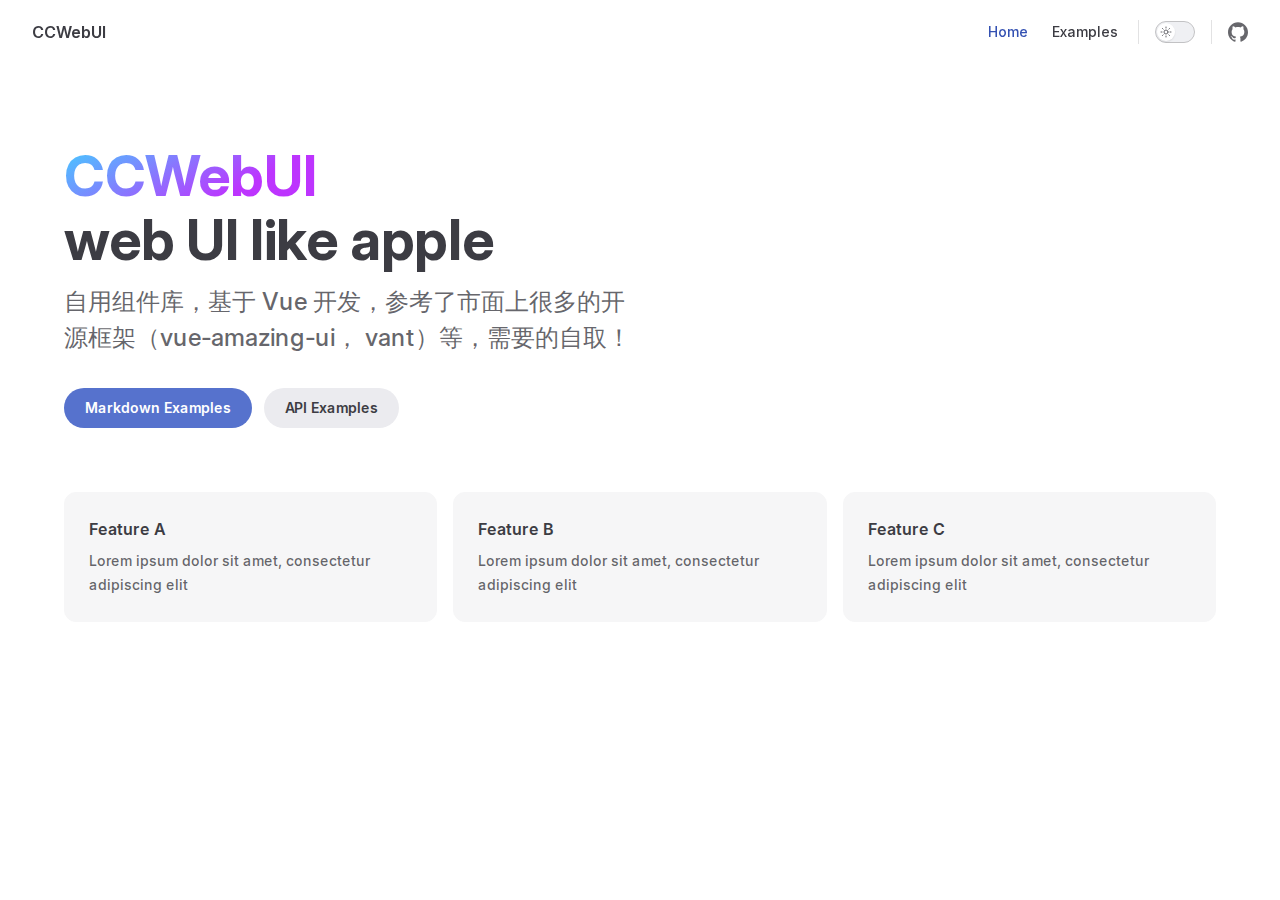
<file: ccwebui/index.html>
<!DOCTYPE html>
<html lang="en-US" dir="ltr">
  <head>
    <meta charset="utf-8">
    <meta name="viewport" content="width=device-width,initial-scale=1">
    <title>CCWebUI</title>
    <meta name="description" content="web UI like apple">
    <meta name="generator" content="VitePress v1.5.0">
    <link rel="preload stylesheet" href="/ccwebui/assets/style.BnAVlNju.css" as="style">
    <link rel="preload stylesheet" href="/ccwebui/vp-icons.css" as="style">
    
    <script type="module" src="/ccwebui/assets/app.CpN9siWg.js"></script>
    <link rel="preload" href="/ccwebui/assets/inter-roman-latin.Di8DUHzh.woff2" as="font" type="font/woff2" crossorigin="">
    <link rel="modulepreload" href="/ccwebui/assets/chunks/theme.C7cNJYeW.js">
    <link rel="modulepreload" href="/ccwebui/assets/chunks/framework.DQrKzgX7.js">
    <link rel="modulepreload" href="/ccwebui/assets/index.md.BLIFCsbv.lean.js">
    <script id="check-dark-mode">(()=>{const e=localStorage.getItem("vitepress-theme-appearance")||"auto",a=window.matchMedia("(prefers-color-scheme: dark)").matches;(!e||e==="auto"?a:e==="dark")&&document.documentElement.classList.add("dark")})();</script>
    <script id="check-mac-os">document.documentElement.classList.toggle("mac",/Mac|iPhone|iPod|iPad/i.test(navigator.platform));</script>
  </head>
  <body>
    <div id="app"><div class="Layout" data-v-ca5c0dd8><!--[--><!--]--><!--[--><span tabindex="-1" data-v-d0b13cd5></span><a href="#VPContent" class="VPSkipLink visually-hidden" data-v-d0b13cd5> Skip to content </a><!--]--><!----><header class="VPNav" data-v-ca5c0dd8 data-v-d4fcd05a><div class="VPNavBar" data-v-d4fcd05a data-v-2c6a2899><div class="wrapper" data-v-2c6a2899><div class="container" data-v-2c6a2899><div class="title" data-v-2c6a2899><div class="VPNavBarTitle" data-v-2c6a2899 data-v-298c0417><a class="title" href="/ccwebui/" data-v-298c0417><!--[--><!--]--><!----><span data-v-298c0417>CCWebUI</span><!--[--><!--]--></a></div></div><div class="content" data-v-2c6a2899><div class="content-body" data-v-2c6a2899><!--[--><!--]--><div class="VPNavBarSearch search" data-v-2c6a2899><!----></div><nav aria-labelledby="main-nav-aria-label" class="VPNavBarMenu menu" data-v-2c6a2899 data-v-d1d08c14><span id="main-nav-aria-label" class="visually-hidden" data-v-d1d08c14> Main Navigation </span><!--[--><!--[--><a class="VPLink link VPNavBarMenuLink active" href="/ccwebui/" tabindex="0" data-v-d1d08c14 data-v-2f0834af><!--[--><span data-v-2f0834af>Home</span><!--]--></a><!--]--><!--[--><a class="VPLink link VPNavBarMenuLink" href="/ccwebui/ccButton.html" tabindex="0" data-v-d1d08c14 data-v-2f0834af><!--[--><span data-v-2f0834af>Examples</span><!--]--></a><!--]--><!--]--></nav><!----><div class="VPNavBarAppearance appearance" data-v-2c6a2899 data-v-6b01a727><button class="VPSwitch VPSwitchAppearance" type="button" role="switch" title aria-checked="false" data-v-6b01a727 data-v-ef7db9c5 data-v-d30ec05b><span class="check" data-v-d30ec05b><span class="icon" data-v-d30ec05b><!--[--><span class="vpi-sun sun" data-v-ef7db9c5></span><span class="vpi-moon moon" data-v-ef7db9c5></span><!--]--></span></span></button></div><div class="VPSocialLinks VPNavBarSocialLinks social-links" data-v-2c6a2899 data-v-0c1504c5 data-v-9987e829><!--[--><a class="VPSocialLink no-icon" href="https://bugcc.top/jun" aria-label="github" target="_blank" rel="noopener" data-v-9987e829 data-v-f9470de2><span class="vpi-social-github"></span></a><!--]--></div><div class="VPFlyout VPNavBarExtra extra" data-v-2c6a2899 data-v-9dafd4d5 data-v-3ea1757f><button type="button" class="button" aria-haspopup="true" aria-expanded="false" aria-label="extra navigation" data-v-3ea1757f><span class="vpi-more-horizontal icon" data-v-3ea1757f></span></button><div class="menu" data-v-3ea1757f><div class="VPMenu" data-v-3ea1757f data-v-baa6481e><!----><!--[--><!--[--><!----><div class="group" data-v-9dafd4d5><div class="item appearance" data-v-9dafd4d5><p class="label" data-v-9dafd4d5>Appearance</p><div class="appearance-action" data-v-9dafd4d5><button class="VPSwitch VPSwitchAppearance" type="button" role="switch" title aria-checked="false" data-v-9dafd4d5 data-v-ef7db9c5 data-v-d30ec05b><span class="check" data-v-d30ec05b><span class="icon" data-v-d30ec05b><!--[--><span class="vpi-sun sun" data-v-ef7db9c5></span><span class="vpi-moon moon" data-v-ef7db9c5></span><!--]--></span></span></button></div></div></div><div class="group" data-v-9dafd4d5><div class="item social-links" data-v-9dafd4d5><div class="VPSocialLinks social-links-list" data-v-9dafd4d5 data-v-9987e829><!--[--><a class="VPSocialLink no-icon" href="https://bugcc.top/jun" aria-label="github" target="_blank" rel="noopener" data-v-9987e829 data-v-f9470de2><span class="vpi-social-github"></span></a><!--]--></div></div></div><!--]--><!--]--></div></div></div><!--[--><!--]--><button type="button" class="VPNavBarHamburger hamburger" aria-label="mobile navigation" aria-expanded="false" aria-controls="VPNavScreen" data-v-2c6a2899 data-v-ac620244><span class="container" data-v-ac620244><span class="top" data-v-ac620244></span><span class="middle" data-v-ac620244></span><span class="bottom" data-v-ac620244></span></span></button></div></div></div></div><div class="divider" data-v-2c6a2899><div class="divider-line" data-v-2c6a2899></div></div></div><!----></header><!----><!----><div class="VPContent is-home" id="VPContent" data-v-ca5c0dd8 data-v-4ca44a49><div class="VPHome" data-v-4ca44a49 data-v-db22cb56><!--[--><!--]--><div class="VPHero VPHomeHero" data-v-db22cb56 data-v-f13eaa11><div class="container" data-v-f13eaa11><div class="main" data-v-f13eaa11><!--[--><!--]--><!--[--><h1 class="name" data-v-f13eaa11><span class="clip" data-v-f13eaa11>CCWebUI</span></h1><p class="text" data-v-f13eaa11>web UI like apple</p><p class="tagline" data-v-f13eaa11>自用组件库，基于 Vue 开发，参考了市面上很多的开源框架（vue-amazing-ui， vant）等，需要的自取！</p><!--]--><!--[--><!--]--><div class="actions" data-v-f13eaa11><!--[--><div class="action" data-v-f13eaa11><a class="VPButton medium brand" href="/ccwebui/ccButton.html" data-v-f13eaa11 data-v-727f318b>Markdown Examples</a></div><div class="action" data-v-f13eaa11><a class="VPButton medium alt" href="/ccwebui/api-examples.html" data-v-f13eaa11 data-v-727f318b>API Examples</a></div><!--]--></div><!--[--><!--]--></div><!----></div></div><!--[--><!--]--><!--[--><!--]--><div class="VPFeatures VPHomeFeatures" data-v-db22cb56 data-v-b272d8fb><div class="container" data-v-b272d8fb><div class="items" data-v-b272d8fb><!--[--><div class="grid-3 item" data-v-b272d8fb><div class="VPLink no-icon VPFeature" data-v-b272d8fb data-v-cfb8d6a6><!--[--><article class="box" data-v-cfb8d6a6><!----><h2 class="title" data-v-cfb8d6a6>Feature A</h2><p class="details" data-v-cfb8d6a6>Lorem ipsum dolor sit amet, consectetur adipiscing elit</p><!----></article><!--]--></div></div><div class="grid-3 item" data-v-b272d8fb><div class="VPLink no-icon VPFeature" data-v-b272d8fb data-v-cfb8d6a6><!--[--><article class="box" data-v-cfb8d6a6><!----><h2 class="title" data-v-cfb8d6a6>Feature B</h2><p class="details" data-v-cfb8d6a6>Lorem ipsum dolor sit amet, consectetur adipiscing elit</p><!----></article><!--]--></div></div><div class="grid-3 item" data-v-b272d8fb><div class="VPLink no-icon VPFeature" data-v-b272d8fb data-v-cfb8d6a6><!--[--><article class="box" data-v-cfb8d6a6><!----><h2 class="title" data-v-cfb8d6a6>Feature C</h2><p class="details" data-v-cfb8d6a6>Lorem ipsum dolor sit amet, consectetur adipiscing elit</p><!----></article><!--]--></div></div><!--]--></div></div></div><!--[--><!--]--><div class="vp-doc container" style="" data-v-db22cb56 data-v-d0a13e54><!--[--><div style="position:relative;" data-v-db22cb56><div></div></div><!--]--></div></div></div><!----><!--[--><!--]--></div></div>
    <script>window.__VP_HASH_MAP__=JSON.parse("{\"ccbutton.md\":\"K1gEXHr2\",\"cciphone15.md\":\"BYUerabW\",\"ccloopqueue.md\":\"Dmftbb0l\",\"ccshimmerbutton.md\":\"Dr5uAWQC\",\"index.md\":\"BLIFCsbv\"}");window.__VP_SITE_DATA__=JSON.parse("{\"lang\":\"en-US\",\"dir\":\"ltr\",\"title\":\"CCWebUI\",\"description\":\"web UI like apple\",\"base\":\"/ccwebui/\",\"head\":[],\"router\":{\"prefetchLinks\":true},\"appearance\":true,\"themeConfig\":{\"nav\":[{\"text\":\"Home\",\"link\":\"/\"},{\"text\":\"Examples\",\"link\":\"/ccButton\"}],\"sidebar\":[{\"text\":\"Buttons\",\"items\":[{\"text\":\"CCButton\",\"link\":\"/ccButton\"},{\"text\":\"CCShimmerButton\",\"link\":\"/ccShimmerButton\"},{\"text\":\"CCLoopQueue\",\"link\":\"/ccLoopQueue\"},{\"text\":\"CCIphone15\",\"link\":\"/ccIphone15\"}]}],\"socialLinks\":[{\"icon\":\"github\",\"link\":\"https://bugcc.top/jun\"}]},\"locales\":{},\"scrollOffset\":134,\"cleanUrls\":false}");</script>
    
  </body>
</html>
</file>
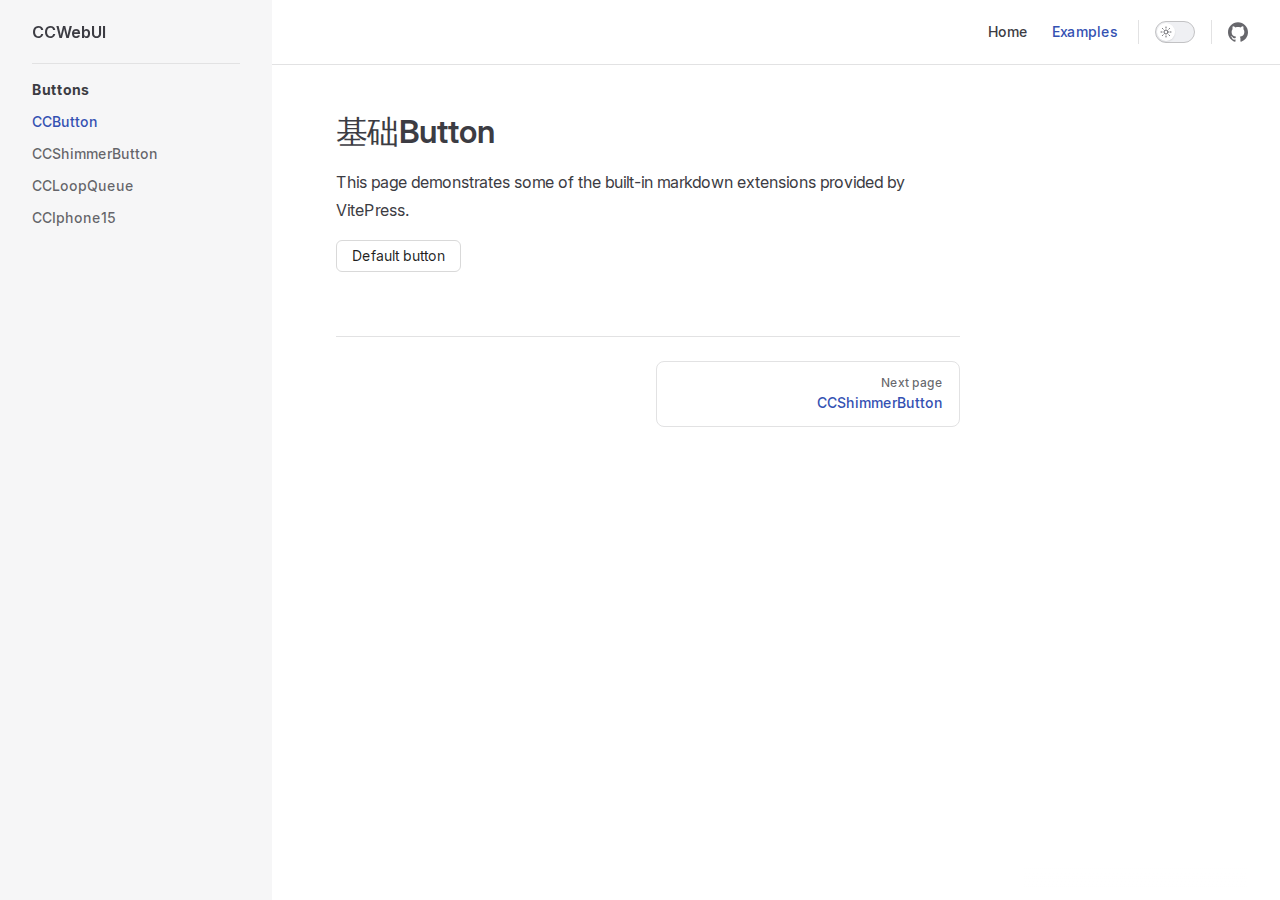
<file: ccwebui/ccButton.html>
<!DOCTYPE html>
<html lang="en-US" dir="ltr">
  <head>
    <meta charset="utf-8">
    <meta name="viewport" content="width=device-width,initial-scale=1">
    <title>基础Button | CCWebUI</title>
    <meta name="description" content="web UI like apple">
    <meta name="generator" content="VitePress v1.5.0">
    <link rel="preload stylesheet" href="/ccwebui/assets/style.BnAVlNju.css" as="style">
    <link rel="preload stylesheet" href="/ccwebui/vp-icons.css" as="style">
    
    <script type="module" src="/ccwebui/assets/app.CpN9siWg.js"></script>
    <link rel="preload" href="/ccwebui/assets/inter-roman-latin.Di8DUHzh.woff2" as="font" type="font/woff2" crossorigin="">
    <link rel="modulepreload" href="/ccwebui/assets/chunks/theme.C7cNJYeW.js">
    <link rel="modulepreload" href="/ccwebui/assets/chunks/framework.DQrKzgX7.js">
    <link rel="modulepreload" href="/ccwebui/assets/ccButton.md.K1gEXHr2.lean.js">
    <script id="check-dark-mode">(()=>{const e=localStorage.getItem("vitepress-theme-appearance")||"auto",a=window.matchMedia("(prefers-color-scheme: dark)").matches;(!e||e==="auto"?a:e==="dark")&&document.documentElement.classList.add("dark")})();</script>
    <script id="check-mac-os">document.documentElement.classList.toggle("mac",/Mac|iPhone|iPod|iPad/i.test(navigator.platform));</script>
  </head>
  <body>
    <div id="app"><div class="Layout" data-v-ca5c0dd8><!--[--><!--]--><!--[--><span tabindex="-1" data-v-d0b13cd5></span><a href="#VPContent" class="VPSkipLink visually-hidden" data-v-d0b13cd5> Skip to content </a><!--]--><!----><header class="VPNav" data-v-ca5c0dd8 data-v-d4fcd05a><div class="VPNavBar" data-v-d4fcd05a data-v-2c6a2899><div class="wrapper" data-v-2c6a2899><div class="container" data-v-2c6a2899><div class="title" data-v-2c6a2899><div class="VPNavBarTitle has-sidebar" data-v-2c6a2899 data-v-298c0417><a class="title" href="/ccwebui/" data-v-298c0417><!--[--><!--]--><!----><span data-v-298c0417>CCWebUI</span><!--[--><!--]--></a></div></div><div class="content" data-v-2c6a2899><div class="content-body" data-v-2c6a2899><!--[--><!--]--><div class="VPNavBarSearch search" data-v-2c6a2899><!----></div><nav aria-labelledby="main-nav-aria-label" class="VPNavBarMenu menu" data-v-2c6a2899 data-v-d1d08c14><span id="main-nav-aria-label" class="visually-hidden" data-v-d1d08c14> Main Navigation </span><!--[--><!--[--><a class="VPLink link VPNavBarMenuLink" href="/ccwebui/" tabindex="0" data-v-d1d08c14 data-v-2f0834af><!--[--><span data-v-2f0834af>Home</span><!--]--></a><!--]--><!--[--><a class="VPLink link VPNavBarMenuLink active" href="/ccwebui/ccButton.html" tabindex="0" data-v-d1d08c14 data-v-2f0834af><!--[--><span data-v-2f0834af>Examples</span><!--]--></a><!--]--><!--]--></nav><!----><div class="VPNavBarAppearance appearance" data-v-2c6a2899 data-v-6b01a727><button class="VPSwitch VPSwitchAppearance" type="button" role="switch" title aria-checked="false" data-v-6b01a727 data-v-ef7db9c5 data-v-d30ec05b><span class="check" data-v-d30ec05b><span class="icon" data-v-d30ec05b><!--[--><span class="vpi-sun sun" data-v-ef7db9c5></span><span class="vpi-moon moon" data-v-ef7db9c5></span><!--]--></span></span></button></div><div class="VPSocialLinks VPNavBarSocialLinks social-links" data-v-2c6a2899 data-v-0c1504c5 data-v-9987e829><!--[--><a class="VPSocialLink no-icon" href="https://bugcc.top/jun" aria-label="github" target="_blank" rel="noopener" data-v-9987e829 data-v-f9470de2><span class="vpi-social-github"></span></a><!--]--></div><div class="VPFlyout VPNavBarExtra extra" data-v-2c6a2899 data-v-9dafd4d5 data-v-3ea1757f><button type="button" class="button" aria-haspopup="true" aria-expanded="false" aria-label="extra navigation" data-v-3ea1757f><span class="vpi-more-horizontal icon" data-v-3ea1757f></span></button><div class="menu" data-v-3ea1757f><div class="VPMenu" data-v-3ea1757f data-v-baa6481e><!----><!--[--><!--[--><!----><div class="group" data-v-9dafd4d5><div class="item appearance" data-v-9dafd4d5><p class="label" data-v-9dafd4d5>Appearance</p><div class="appearance-action" data-v-9dafd4d5><button class="VPSwitch VPSwitchAppearance" type="button" role="switch" title aria-checked="false" data-v-9dafd4d5 data-v-ef7db9c5 data-v-d30ec05b><span class="check" data-v-d30ec05b><span class="icon" data-v-d30ec05b><!--[--><span class="vpi-sun sun" data-v-ef7db9c5></span><span class="vpi-moon moon" data-v-ef7db9c5></span><!--]--></span></span></button></div></div></div><div class="group" data-v-9dafd4d5><div class="item social-links" data-v-9dafd4d5><div class="VPSocialLinks social-links-list" data-v-9dafd4d5 data-v-9987e829><!--[--><a class="VPSocialLink no-icon" href="https://bugcc.top/jun" aria-label="github" target="_blank" rel="noopener" data-v-9987e829 data-v-f9470de2><span class="vpi-social-github"></span></a><!--]--></div></div></div><!--]--><!--]--></div></div></div><!--[--><!--]--><button type="button" class="VPNavBarHamburger hamburger" aria-label="mobile navigation" aria-expanded="false" aria-controls="VPNavScreen" data-v-2c6a2899 data-v-ac620244><span class="container" data-v-ac620244><span class="top" data-v-ac620244></span><span class="middle" data-v-ac620244></span><span class="bottom" data-v-ac620244></span></span></button></div></div></div></div><div class="divider" data-v-2c6a2899><div class="divider-line" data-v-2c6a2899></div></div></div><!----></header><div class="VPLocalNav has-sidebar empty" data-v-ca5c0dd8 data-v-93b18f91><div class="container" data-v-93b18f91><button class="menu" aria-expanded="false" aria-controls="VPSidebarNav" data-v-93b18f91><span class="vpi-align-left menu-icon" data-v-93b18f91></span><span class="menu-text" data-v-93b18f91>Menu</span></button><div class="VPLocalNavOutlineDropdown" style="--vp-vh:0px;" data-v-93b18f91 data-v-240a0cbc><button data-v-240a0cbc>Return to top</button><!----></div></div></div><aside class="VPSidebar" data-v-ca5c0dd8 data-v-998a627b><div class="curtain" data-v-998a627b></div><nav class="nav" id="VPSidebarNav" aria-labelledby="sidebar-aria-label" tabindex="-1" data-v-998a627b><span class="visually-hidden" id="sidebar-aria-label" data-v-998a627b> Sidebar Navigation </span><!--[--><!--]--><!--[--><div class="no-transition group" data-v-21ae1343><section class="VPSidebarItem level-0 has-active" data-v-21ae1343 data-v-98b84b52><div class="item" role="button" tabindex="0" data-v-98b84b52><div class="indicator" data-v-98b84b52></div><h2 class="text" data-v-98b84b52>Buttons</h2><!----></div><div class="items" data-v-98b84b52><!--[--><div class="VPSidebarItem level-1 is-link" data-v-98b84b52 data-v-98b84b52><div class="item" data-v-98b84b52><div class="indicator" data-v-98b84b52></div><a class="VPLink link link" href="/ccwebui/ccButton.html" data-v-98b84b52><!--[--><p class="text" data-v-98b84b52>CCButton</p><!--]--></a><!----></div><!----></div><div class="VPSidebarItem level-1 is-link" data-v-98b84b52 data-v-98b84b52><div class="item" data-v-98b84b52><div class="indicator" data-v-98b84b52></div><a class="VPLink link link" href="/ccwebui/ccShimmerButton.html" data-v-98b84b52><!--[--><p class="text" data-v-98b84b52>CCShimmerButton</p><!--]--></a><!----></div><!----></div><div class="VPSidebarItem level-1 is-link" data-v-98b84b52 data-v-98b84b52><div class="item" data-v-98b84b52><div class="indicator" data-v-98b84b52></div><a class="VPLink link link" href="/ccwebui/ccLoopQueue.html" data-v-98b84b52><!--[--><p class="text" data-v-98b84b52>CCLoopQueue</p><!--]--></a><!----></div><!----></div><div class="VPSidebarItem level-1 is-link" data-v-98b84b52 data-v-98b84b52><div class="item" data-v-98b84b52><div class="indicator" data-v-98b84b52></div><a class="VPLink link link" href="/ccwebui/ccIphone15.html" data-v-98b84b52><!--[--><p class="text" data-v-98b84b52>CCIphone15</p><!--]--></a><!----></div><!----></div><!--]--></div></section></div><!--]--><!--[--><!--]--></nav></aside><div class="VPContent has-sidebar" id="VPContent" data-v-ca5c0dd8 data-v-4ca44a49><div class="VPDoc has-sidebar has-aside" data-v-4ca44a49 data-v-806bbdac><!--[--><!--]--><div class="container" data-v-806bbdac><div class="aside" data-v-806bbdac><div class="aside-curtain" data-v-806bbdac></div><div class="aside-container" data-v-806bbdac><div class="aside-content" data-v-806bbdac><div class="VPDocAside" data-v-806bbdac data-v-371b451b><!--[--><!--]--><!--[--><!--]--><nav aria-labelledby="doc-outline-aria-label" class="VPDocAsideOutline" data-v-371b451b data-v-d2d6aa08><div class="content" data-v-d2d6aa08><div class="outline-marker" data-v-d2d6aa08></div><div aria-level="2" class="outline-title" id="doc-outline-aria-label" role="heading" data-v-d2d6aa08>On this page</div><ul class="VPDocOutlineItem root" data-v-d2d6aa08 data-v-7f9b1d26><!--[--><!--]--></ul></div></nav><!--[--><!--]--><div class="spacer" data-v-371b451b></div><!--[--><!--]--><!----><!--[--><!--]--><!--[--><!--]--></div></div></div></div><div class="content" data-v-806bbdac><div class="content-container" data-v-806bbdac><!--[--><!--]--><main class="main" data-v-806bbdac><div style="position:relative;" class="vp-doc _ccwebui_ccButton" data-v-806bbdac><div><h1 id="基础button" tabindex="-1">基础Button <a class="header-anchor" href="#基础button" aria-label="Permalink to &quot;基础Button&quot;">​</a></h1><p>This page demonstrates some of the built-in markdown extensions provided by VitePress.</p><div tabindex="0" class="m-btn btn-default btn-middle" style="--ripple-color:#1677ff;" target="_self"><div class="btn-loading"><!----><div class="m-dynamic-circle"><svg class="circle" viewBox="0 0 50 50" width="1em" height="1em" fill="currentColor"><circle class="path" cx="25" cy="25" r="20" fill="none"></circle></svg></div></div><!----><span class="btn-content"><!--[-->Default button<!--]--></span><div class="button-wave"></div></div></div></div></main><footer class="VPDocFooter" data-v-806bbdac data-v-5d284c34><!--[--><!--]--><!----><nav class="prev-next" aria-labelledby="doc-footer-aria-label" data-v-5d284c34><span class="visually-hidden" id="doc-footer-aria-label" data-v-5d284c34>Pager</span><div class="pager" data-v-5d284c34><!----></div><div class="pager" data-v-5d284c34><a class="VPLink link pager-link next" href="/ccwebui/ccShimmerButton.html" data-v-5d284c34><!--[--><span class="desc" data-v-5d284c34>Next page</span><span class="title" data-v-5d284c34>CCShimmerButton</span><!--]--></a></div></nav></footer><!--[--><!--]--></div></div></div><!--[--><!--]--></div></div><!----><!--[--><!--]--></div></div>
    <script>window.__VP_HASH_MAP__=JSON.parse("{\"ccbutton.md\":\"K1gEXHr2\",\"cciphone15.md\":\"BYUerabW\",\"ccloopqueue.md\":\"Dmftbb0l\",\"ccshimmerbutton.md\":\"Dr5uAWQC\",\"index.md\":\"BLIFCsbv\"}");window.__VP_SITE_DATA__=JSON.parse("{\"lang\":\"en-US\",\"dir\":\"ltr\",\"title\":\"CCWebUI\",\"description\":\"web UI like apple\",\"base\":\"/ccwebui/\",\"head\":[],\"router\":{\"prefetchLinks\":true},\"appearance\":true,\"themeConfig\":{\"nav\":[{\"text\":\"Home\",\"link\":\"/\"},{\"text\":\"Examples\",\"link\":\"/ccButton\"}],\"sidebar\":[{\"text\":\"Buttons\",\"items\":[{\"text\":\"CCButton\",\"link\":\"/ccButton\"},{\"text\":\"CCShimmerButton\",\"link\":\"/ccShimmerButton\"},{\"text\":\"CCLoopQueue\",\"link\":\"/ccLoopQueue\"},{\"text\":\"CCIphone15\",\"link\":\"/ccIphone15\"}]}],\"socialLinks\":[{\"icon\":\"github\",\"link\":\"https://bugcc.top/jun\"}]},\"locales\":{},\"scrollOffset\":134,\"cleanUrls\":false}");</script>
    
  </body>
</html>
</file>
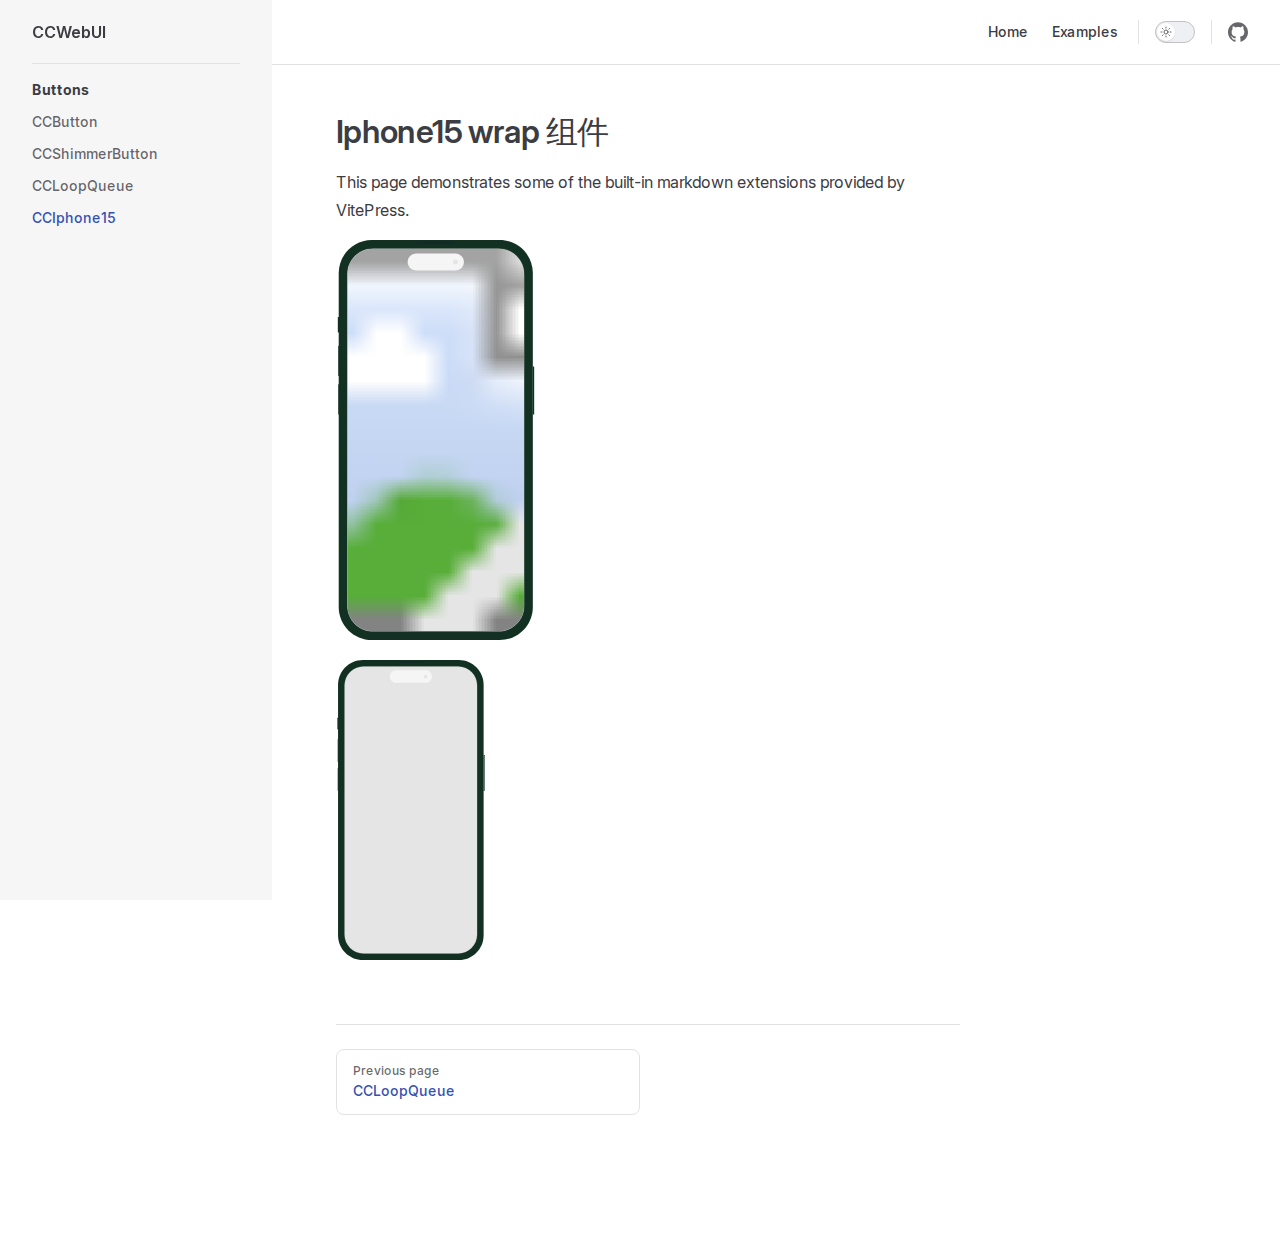
<file: ccwebui/ccIphone15.html>
<!DOCTYPE html>
<html lang="en-US" dir="ltr">
  <head>
    <meta charset="utf-8">
    <meta name="viewport" content="width=device-width,initial-scale=1">
    <title>Iphone15 wrap 组件 | CCWebUI</title>
    <meta name="description" content="web UI like apple">
    <meta name="generator" content="VitePress v1.5.0">
    <link rel="preload stylesheet" href="/ccwebui/assets/style.BnAVlNju.css" as="style">
    <link rel="preload stylesheet" href="/ccwebui/vp-icons.css" as="style">
    
    <script type="module" src="/ccwebui/assets/app.CpN9siWg.js"></script>
    <link rel="preload" href="/ccwebui/assets/inter-roman-latin.Di8DUHzh.woff2" as="font" type="font/woff2" crossorigin="">
    <link rel="modulepreload" href="/ccwebui/assets/chunks/theme.C7cNJYeW.js">
    <link rel="modulepreload" href="/ccwebui/assets/chunks/framework.DQrKzgX7.js">
    <link rel="modulepreload" href="/ccwebui/assets/ccIphone15.md.BYUerabW.lean.js">
    <script id="check-dark-mode">(()=>{const e=localStorage.getItem("vitepress-theme-appearance")||"auto",a=window.matchMedia("(prefers-color-scheme: dark)").matches;(!e||e==="auto"?a:e==="dark")&&document.documentElement.classList.add("dark")})();</script>
    <script id="check-mac-os">document.documentElement.classList.toggle("mac",/Mac|iPhone|iPod|iPad/i.test(navigator.platform));</script>
  </head>
  <body>
    <div id="app"><div class="Layout" data-v-ca5c0dd8><!--[--><!--]--><!--[--><span tabindex="-1" data-v-d0b13cd5></span><a href="#VPContent" class="VPSkipLink visually-hidden" data-v-d0b13cd5> Skip to content </a><!--]--><!----><header class="VPNav" data-v-ca5c0dd8 data-v-d4fcd05a><div class="VPNavBar" data-v-d4fcd05a data-v-2c6a2899><div class="wrapper" data-v-2c6a2899><div class="container" data-v-2c6a2899><div class="title" data-v-2c6a2899><div class="VPNavBarTitle has-sidebar" data-v-2c6a2899 data-v-298c0417><a class="title" href="/ccwebui/" data-v-298c0417><!--[--><!--]--><!----><span data-v-298c0417>CCWebUI</span><!--[--><!--]--></a></div></div><div class="content" data-v-2c6a2899><div class="content-body" data-v-2c6a2899><!--[--><!--]--><div class="VPNavBarSearch search" data-v-2c6a2899><!----></div><nav aria-labelledby="main-nav-aria-label" class="VPNavBarMenu menu" data-v-2c6a2899 data-v-d1d08c14><span id="main-nav-aria-label" class="visually-hidden" data-v-d1d08c14> Main Navigation </span><!--[--><!--[--><a class="VPLink link VPNavBarMenuLink" href="/ccwebui/" tabindex="0" data-v-d1d08c14 data-v-2f0834af><!--[--><span data-v-2f0834af>Home</span><!--]--></a><!--]--><!--[--><a class="VPLink link VPNavBarMenuLink" href="/ccwebui/ccButton.html" tabindex="0" data-v-d1d08c14 data-v-2f0834af><!--[--><span data-v-2f0834af>Examples</span><!--]--></a><!--]--><!--]--></nav><!----><div class="VPNavBarAppearance appearance" data-v-2c6a2899 data-v-6b01a727><button class="VPSwitch VPSwitchAppearance" type="button" role="switch" title aria-checked="false" data-v-6b01a727 data-v-ef7db9c5 data-v-d30ec05b><span class="check" data-v-d30ec05b><span class="icon" data-v-d30ec05b><!--[--><span class="vpi-sun sun" data-v-ef7db9c5></span><span class="vpi-moon moon" data-v-ef7db9c5></span><!--]--></span></span></button></div><div class="VPSocialLinks VPNavBarSocialLinks social-links" data-v-2c6a2899 data-v-0c1504c5 data-v-9987e829><!--[--><a class="VPSocialLink no-icon" href="https://bugcc.top/jun" aria-label="github" target="_blank" rel="noopener" data-v-9987e829 data-v-f9470de2><span class="vpi-social-github"></span></a><!--]--></div><div class="VPFlyout VPNavBarExtra extra" data-v-2c6a2899 data-v-9dafd4d5 data-v-3ea1757f><button type="button" class="button" aria-haspopup="true" aria-expanded="false" aria-label="extra navigation" data-v-3ea1757f><span class="vpi-more-horizontal icon" data-v-3ea1757f></span></button><div class="menu" data-v-3ea1757f><div class="VPMenu" data-v-3ea1757f data-v-baa6481e><!----><!--[--><!--[--><!----><div class="group" data-v-9dafd4d5><div class="item appearance" data-v-9dafd4d5><p class="label" data-v-9dafd4d5>Appearance</p><div class="appearance-action" data-v-9dafd4d5><button class="VPSwitch VPSwitchAppearance" type="button" role="switch" title aria-checked="false" data-v-9dafd4d5 data-v-ef7db9c5 data-v-d30ec05b><span class="check" data-v-d30ec05b><span class="icon" data-v-d30ec05b><!--[--><span class="vpi-sun sun" data-v-ef7db9c5></span><span class="vpi-moon moon" data-v-ef7db9c5></span><!--]--></span></span></button></div></div></div><div class="group" data-v-9dafd4d5><div class="item social-links" data-v-9dafd4d5><div class="VPSocialLinks social-links-list" data-v-9dafd4d5 data-v-9987e829><!--[--><a class="VPSocialLink no-icon" href="https://bugcc.top/jun" aria-label="github" target="_blank" rel="noopener" data-v-9987e829 data-v-f9470de2><span class="vpi-social-github"></span></a><!--]--></div></div></div><!--]--><!--]--></div></div></div><!--[--><!--]--><button type="button" class="VPNavBarHamburger hamburger" aria-label="mobile navigation" aria-expanded="false" aria-controls="VPNavScreen" data-v-2c6a2899 data-v-ac620244><span class="container" data-v-ac620244><span class="top" data-v-ac620244></span><span class="middle" data-v-ac620244></span><span class="bottom" data-v-ac620244></span></span></button></div></div></div></div><div class="divider" data-v-2c6a2899><div class="divider-line" data-v-2c6a2899></div></div></div><!----></header><div class="VPLocalNav has-sidebar empty" data-v-ca5c0dd8 data-v-93b18f91><div class="container" data-v-93b18f91><button class="menu" aria-expanded="false" aria-controls="VPSidebarNav" data-v-93b18f91><span class="vpi-align-left menu-icon" data-v-93b18f91></span><span class="menu-text" data-v-93b18f91>Menu</span></button><div class="VPLocalNavOutlineDropdown" style="--vp-vh:0px;" data-v-93b18f91 data-v-240a0cbc><button data-v-240a0cbc>Return to top</button><!----></div></div></div><aside class="VPSidebar" data-v-ca5c0dd8 data-v-998a627b><div class="curtain" data-v-998a627b></div><nav class="nav" id="VPSidebarNav" aria-labelledby="sidebar-aria-label" tabindex="-1" data-v-998a627b><span class="visually-hidden" id="sidebar-aria-label" data-v-998a627b> Sidebar Navigation </span><!--[--><!--]--><!--[--><div class="no-transition group" data-v-21ae1343><section class="VPSidebarItem level-0 has-active" data-v-21ae1343 data-v-98b84b52><div class="item" role="button" tabindex="0" data-v-98b84b52><div class="indicator" data-v-98b84b52></div><h2 class="text" data-v-98b84b52>Buttons</h2><!----></div><div class="items" data-v-98b84b52><!--[--><div class="VPSidebarItem level-1 is-link" data-v-98b84b52 data-v-98b84b52><div class="item" data-v-98b84b52><div class="indicator" data-v-98b84b52></div><a class="VPLink link link" href="/ccwebui/ccButton.html" data-v-98b84b52><!--[--><p class="text" data-v-98b84b52>CCButton</p><!--]--></a><!----></div><!----></div><div class="VPSidebarItem level-1 is-link" data-v-98b84b52 data-v-98b84b52><div class="item" data-v-98b84b52><div class="indicator" data-v-98b84b52></div><a class="VPLink link link" href="/ccwebui/ccShimmerButton.html" data-v-98b84b52><!--[--><p class="text" data-v-98b84b52>CCShimmerButton</p><!--]--></a><!----></div><!----></div><div class="VPSidebarItem level-1 is-link" data-v-98b84b52 data-v-98b84b52><div class="item" data-v-98b84b52><div class="indicator" data-v-98b84b52></div><a class="VPLink link link" href="/ccwebui/ccLoopQueue.html" data-v-98b84b52><!--[--><p class="text" data-v-98b84b52>CCLoopQueue</p><!--]--></a><!----></div><!----></div><div class="VPSidebarItem level-1 is-link" data-v-98b84b52 data-v-98b84b52><div class="item" data-v-98b84b52><div class="indicator" data-v-98b84b52></div><a class="VPLink link link" href="/ccwebui/ccIphone15.html" data-v-98b84b52><!--[--><p class="text" data-v-98b84b52>CCIphone15</p><!--]--></a><!----></div><!----></div><!--]--></div></section></div><!--]--><!--[--><!--]--></nav></aside><div class="VPContent has-sidebar" id="VPContent" data-v-ca5c0dd8 data-v-4ca44a49><div class="VPDoc has-sidebar has-aside" data-v-4ca44a49 data-v-806bbdac><!--[--><!--]--><div class="container" data-v-806bbdac><div class="aside" data-v-806bbdac><div class="aside-curtain" data-v-806bbdac></div><div class="aside-container" data-v-806bbdac><div class="aside-content" data-v-806bbdac><div class="VPDocAside" data-v-806bbdac data-v-371b451b><!--[--><!--]--><!--[--><!--]--><nav aria-labelledby="doc-outline-aria-label" class="VPDocAsideOutline" data-v-371b451b data-v-d2d6aa08><div class="content" data-v-d2d6aa08><div class="outline-marker" data-v-d2d6aa08></div><div aria-level="2" class="outline-title" id="doc-outline-aria-label" role="heading" data-v-d2d6aa08>On this page</div><ul class="VPDocOutlineItem root" data-v-d2d6aa08 data-v-7f9b1d26><!--[--><!--]--></ul></div></nav><!--[--><!--]--><div class="spacer" data-v-371b451b></div><!--[--><!--]--><!----><!--[--><!--]--><!--[--><!--]--></div></div></div></div><div class="content" data-v-806bbdac><div class="content-container" data-v-806bbdac><!--[--><!--]--><main class="main" data-v-806bbdac><div style="position:relative;" class="vp-doc _ccwebui_ccIphone15" data-v-806bbdac><div><h1 id="iphone15-wrap-组件" tabindex="-1">Iphone15 wrap 组件 <a class="header-anchor" href="#iphone15-wrap-组件" aria-label="Permalink to &quot;Iphone15 wrap 组件&quot;">​</a></h1><p>This page demonstrates some of the built-in markdown extensions provided by VitePress.</p><div><div><svg width="433" height="882" viewbox="0 0 433 882" fill="none" xmlns="http://www.w3.org/2000/svg" style="width:200px;height:400px;"><path d="M2 73C2 32.6832 34.6832 0 75 0H357C397.317 0 430 32.6832 430 73V809C430 849.317 397.317 882 357 882H75C34.6832 882 2 849.317 2 809V73Z" style="fill:#123123;"></path><path d="M0 171C0 170.448 0.447715 170 1 170H3V204H1C0.447715 204 0 203.552 0 203V171Z" style="fill:#123123;"></path><path d="M1 234C1 233.448 1.44772 233 2 233H3.5V300H2C1.44772 300 1 299.552 1 299V234Z" style="fill:#123123;"></path><path d="M1 319C1 318.448 1.44772 318 2 318H3.5V385H2C1.44772 385 1 384.552 1 384V319Z" style="fill:#123123;"></path><path d="M430 279H432C432.552 279 433 279.448 433 280V384C433 384.552 432.552 385 432 385H430V279Z" style="fill:#123123;"></path><path d="M6 74C6 35.3401 37.3401 4 76 4H356C394.66 4 426 35.3401 426 74V808C426 846.66 394.66 878 356 878H76C37.3401 878 6 846.66 6 808V74Z" style="fill:#123123;"></path><path opacity="0.5" d="M174 5H258V5.5C258 6.60457 257.105 7.5 256 7.5H176C174.895 7.5 174 6.60457 174 5.5V5Z" style="fill:#123;"></path><path d="M21.25 75C21.25 44.2101 46.2101 19.25 77 19.25H355C385.79 19.25 410.75 44.2101 410.75 75V807C410.75 837.79 385.79 862.75 355 862.75H77C46.2101 862.75 21.25 837.79 21.25 807V75Z" class="fill-[#E5E5E5] dark:fill-[#404040] stroke-[#E5E5E5] dark:stroke-[#404040] stroke-[0.5]"></path><image href="https://cdn.pixabay.com/photo/2023/08/17/17/03/dahlia-8197027_640.jpg" x="21.25" y="19.25" width="389.5" height="843.5" preserveAspectRatio="xMidYMid slice" clip-path="url(#roundedCorners)"></image><path d="M154 48.5C154 38.2827 162.283 30 172.5 30H259.5C269.717 30 278 38.2827 278 48.5C278 58.7173 269.717 67 259.5 67H172.5C162.283 67 154 58.7173 154 48.5Z" class="dark:fill-[#262626] fill-[#F5F5F5]"></path><path d="M249 48.5C249 42.701 253.701 38 259.5 38C265.299 38 270 42.701 270 48.5C270 54.299 265.299 59 259.5 59C253.701 59 249 54.299 249 48.5Z" class="dark:fill-[#262626] fill-[#F5F5F5]"></path><path d="M254 48.5C254 45.4624 256.462 43 259.5 43C262.538 43 265 45.4624 265 48.5C265 51.5376 262.538 54 259.5 54C256.462 54 254 51.5376 254 48.5Z" class="fill-[#E5E5E5] dark:fill-[#404040]"></path><defs><clipPath id="roundedCorners"><rect x="21.25" y="19.25" width="389.5" height="843.5" rx="55.75" ry="55.75"></rect></clipPath></defs></svg></div><div style="height:20px;"></div><div><svg width="433" height="882" viewbox="0 0 433 882" fill="none" xmlns="http://www.w3.org/2000/svg" style="width:150px;height:300px;"><path d="M2 73C2 32.6832 34.6832 0 75 0H357C397.317 0 430 32.6832 430 73V809C430 849.317 397.317 882 357 882H75C34.6832 882 2 849.317 2 809V73Z" style="fill:#123123;"></path><path d="M0 171C0 170.448 0.447715 170 1 170H3V204H1C0.447715 204 0 203.552 0 203V171Z" style="fill:#123123;"></path><path d="M1 234C1 233.448 1.44772 233 2 233H3.5V300H2C1.44772 300 1 299.552 1 299V234Z" style="fill:#123123;"></path><path d="M1 319C1 318.448 1.44772 318 2 318H3.5V385H2C1.44772 385 1 384.552 1 384V319Z" style="fill:#123123;"></path><path d="M430 279H432C432.552 279 433 279.448 433 280V384C433 384.552 432.552 385 432 385H430V279Z" style="fill:#123123;"></path><path d="M6 74C6 35.3401 37.3401 4 76 4H356C394.66 4 426 35.3401 426 74V808C426 846.66 394.66 878 356 878H76C37.3401 878 6 846.66 6 808V74Z" style="fill:#123123;"></path><path opacity="0.5" d="M174 5H258V5.5C258 6.60457 257.105 7.5 256 7.5H176C174.895 7.5 174 6.60457 174 5.5V5Z" style="fill:#123;"></path><path d="M21.25 75C21.25 44.2101 46.2101 19.25 77 19.25H355C385.79 19.25 410.75 44.2101 410.75 75V807C410.75 837.79 385.79 862.75 355 862.75H77C46.2101 862.75 21.25 837.79 21.25 807V75Z" class="fill-[#E5E5E5] dark:fill-[#404040] stroke-[#E5E5E5] dark:stroke-[#404040] stroke-[0.5]"></path><!----><path d="M154 48.5C154 38.2827 162.283 30 172.5 30H259.5C269.717 30 278 38.2827 278 48.5C278 58.7173 269.717 67 259.5 67H172.5C162.283 67 154 58.7173 154 48.5Z" class="dark:fill-[#262626] fill-[#F5F5F5]"></path><path d="M249 48.5C249 42.701 253.701 38 259.5 38C265.299 38 270 42.701 270 48.5C270 54.299 265.299 59 259.5 59C253.701 59 249 54.299 249 48.5Z" class="dark:fill-[#262626] fill-[#F5F5F5]"></path><path d="M254 48.5C254 45.4624 256.462 43 259.5 43C262.538 43 265 45.4624 265 48.5C265 51.5376 262.538 54 259.5 54C256.462 54 254 51.5376 254 48.5Z" class="fill-[#E5E5E5] dark:fill-[#404040]"></path><defs><clipPath id="roundedCorners"><rect x="21.25" y="19.25" width="389.5" height="843.5" rx="55.75" ry="55.75"></rect></clipPath></defs></svg></div></div></div></div></main><footer class="VPDocFooter" data-v-806bbdac data-v-5d284c34><!--[--><!--]--><!----><nav class="prev-next" aria-labelledby="doc-footer-aria-label" data-v-5d284c34><span class="visually-hidden" id="doc-footer-aria-label" data-v-5d284c34>Pager</span><div class="pager" data-v-5d284c34><a class="VPLink link pager-link prev" href="/ccwebui/ccLoopQueue.html" data-v-5d284c34><!--[--><span class="desc" data-v-5d284c34>Previous page</span><span class="title" data-v-5d284c34>CCLoopQueue</span><!--]--></a></div><div class="pager" data-v-5d284c34><!----></div></nav></footer><!--[--><!--]--></div></div></div><!--[--><!--]--></div></div><!----><!--[--><!--]--></div></div>
    <script>window.__VP_HASH_MAP__=JSON.parse("{\"ccbutton.md\":\"K1gEXHr2\",\"cciphone15.md\":\"BYUerabW\",\"ccloopqueue.md\":\"Dmftbb0l\",\"ccshimmerbutton.md\":\"Dr5uAWQC\",\"index.md\":\"BLIFCsbv\"}");window.__VP_SITE_DATA__=JSON.parse("{\"lang\":\"en-US\",\"dir\":\"ltr\",\"title\":\"CCWebUI\",\"description\":\"web UI like apple\",\"base\":\"/ccwebui/\",\"head\":[],\"router\":{\"prefetchLinks\":true},\"appearance\":true,\"themeConfig\":{\"nav\":[{\"text\":\"Home\",\"link\":\"/\"},{\"text\":\"Examples\",\"link\":\"/ccButton\"}],\"sidebar\":[{\"text\":\"Buttons\",\"items\":[{\"text\":\"CCButton\",\"link\":\"/ccButton\"},{\"text\":\"CCShimmerButton\",\"link\":\"/ccShimmerButton\"},{\"text\":\"CCLoopQueue\",\"link\":\"/ccLoopQueue\"},{\"text\":\"CCIphone15\",\"link\":\"/ccIphone15\"}]}],\"socialLinks\":[{\"icon\":\"github\",\"link\":\"https://bugcc.top/jun\"}]},\"locales\":{},\"scrollOffset\":134,\"cleanUrls\":false}");</script>
    
  </body>
</html>
</file>
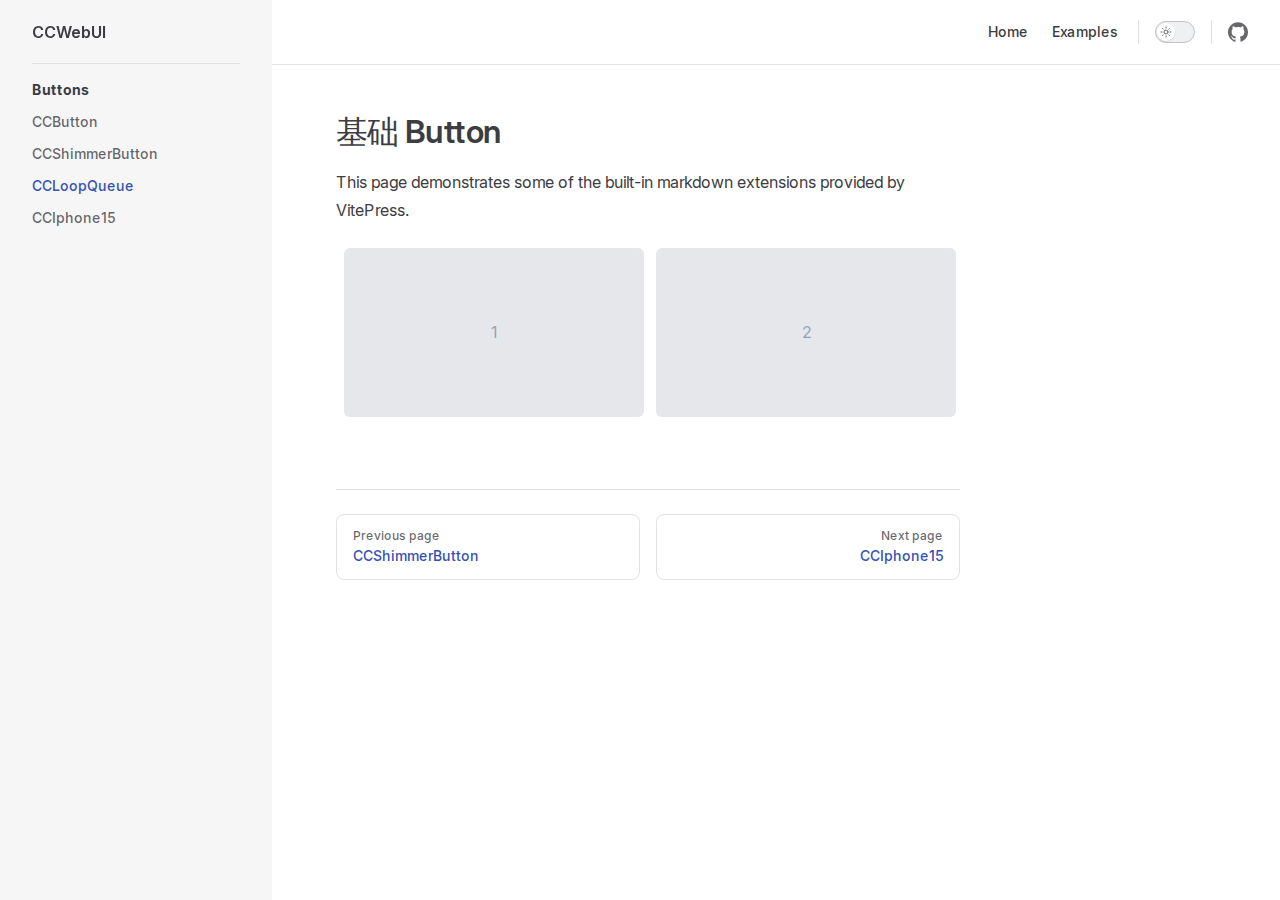
<file: ccwebui/ccLoopQueue.html>
<!DOCTYPE html>
<html lang="en-US" dir="ltr">
  <head>
    <meta charset="utf-8">
    <meta name="viewport" content="width=device-width,initial-scale=1">
    <title>基础 Button | CCWebUI</title>
    <meta name="description" content="web UI like apple">
    <meta name="generator" content="VitePress v1.5.0">
    <link rel="preload stylesheet" href="/ccwebui/assets/style.BnAVlNju.css" as="style">
    <link rel="preload stylesheet" href="/ccwebui/vp-icons.css" as="style">
    
    <script type="module" src="/ccwebui/assets/app.CpN9siWg.js"></script>
    <link rel="preload" href="/ccwebui/assets/inter-roman-latin.Di8DUHzh.woff2" as="font" type="font/woff2" crossorigin="">
    <link rel="modulepreload" href="/ccwebui/assets/chunks/theme.C7cNJYeW.js">
    <link rel="modulepreload" href="/ccwebui/assets/chunks/framework.DQrKzgX7.js">
    <link rel="modulepreload" href="/ccwebui/assets/ccLoopQueue.md.Dmftbb0l.lean.js">
    <script id="check-dark-mode">(()=>{const e=localStorage.getItem("vitepress-theme-appearance")||"auto",a=window.matchMedia("(prefers-color-scheme: dark)").matches;(!e||e==="auto"?a:e==="dark")&&document.documentElement.classList.add("dark")})();</script>
    <script id="check-mac-os">document.documentElement.classList.toggle("mac",/Mac|iPhone|iPod|iPad/i.test(navigator.platform));</script>
  </head>
  <body>
    <div id="app"><div class="Layout" data-v-ca5c0dd8><!--[--><!--]--><!--[--><span tabindex="-1" data-v-d0b13cd5></span><a href="#VPContent" class="VPSkipLink visually-hidden" data-v-d0b13cd5> Skip to content </a><!--]--><!----><header class="VPNav" data-v-ca5c0dd8 data-v-d4fcd05a><div class="VPNavBar" data-v-d4fcd05a data-v-2c6a2899><div class="wrapper" data-v-2c6a2899><div class="container" data-v-2c6a2899><div class="title" data-v-2c6a2899><div class="VPNavBarTitle has-sidebar" data-v-2c6a2899 data-v-298c0417><a class="title" href="/ccwebui/" data-v-298c0417><!--[--><!--]--><!----><span data-v-298c0417>CCWebUI</span><!--[--><!--]--></a></div></div><div class="content" data-v-2c6a2899><div class="content-body" data-v-2c6a2899><!--[--><!--]--><div class="VPNavBarSearch search" data-v-2c6a2899><!----></div><nav aria-labelledby="main-nav-aria-label" class="VPNavBarMenu menu" data-v-2c6a2899 data-v-d1d08c14><span id="main-nav-aria-label" class="visually-hidden" data-v-d1d08c14> Main Navigation </span><!--[--><!--[--><a class="VPLink link VPNavBarMenuLink" href="/ccwebui/" tabindex="0" data-v-d1d08c14 data-v-2f0834af><!--[--><span data-v-2f0834af>Home</span><!--]--></a><!--]--><!--[--><a class="VPLink link VPNavBarMenuLink" href="/ccwebui/ccButton.html" tabindex="0" data-v-d1d08c14 data-v-2f0834af><!--[--><span data-v-2f0834af>Examples</span><!--]--></a><!--]--><!--]--></nav><!----><div class="VPNavBarAppearance appearance" data-v-2c6a2899 data-v-6b01a727><button class="VPSwitch VPSwitchAppearance" type="button" role="switch" title aria-checked="false" data-v-6b01a727 data-v-ef7db9c5 data-v-d30ec05b><span class="check" data-v-d30ec05b><span class="icon" data-v-d30ec05b><!--[--><span class="vpi-sun sun" data-v-ef7db9c5></span><span class="vpi-moon moon" data-v-ef7db9c5></span><!--]--></span></span></button></div><div class="VPSocialLinks VPNavBarSocialLinks social-links" data-v-2c6a2899 data-v-0c1504c5 data-v-9987e829><!--[--><a class="VPSocialLink no-icon" href="https://bugcc.top/jun" aria-label="github" target="_blank" rel="noopener" data-v-9987e829 data-v-f9470de2><span class="vpi-social-github"></span></a><!--]--></div><div class="VPFlyout VPNavBarExtra extra" data-v-2c6a2899 data-v-9dafd4d5 data-v-3ea1757f><button type="button" class="button" aria-haspopup="true" aria-expanded="false" aria-label="extra navigation" data-v-3ea1757f><span class="vpi-more-horizontal icon" data-v-3ea1757f></span></button><div class="menu" data-v-3ea1757f><div class="VPMenu" data-v-3ea1757f data-v-baa6481e><!----><!--[--><!--[--><!----><div class="group" data-v-9dafd4d5><div class="item appearance" data-v-9dafd4d5><p class="label" data-v-9dafd4d5>Appearance</p><div class="appearance-action" data-v-9dafd4d5><button class="VPSwitch VPSwitchAppearance" type="button" role="switch" title aria-checked="false" data-v-9dafd4d5 data-v-ef7db9c5 data-v-d30ec05b><span class="check" data-v-d30ec05b><span class="icon" data-v-d30ec05b><!--[--><span class="vpi-sun sun" data-v-ef7db9c5></span><span class="vpi-moon moon" data-v-ef7db9c5></span><!--]--></span></span></button></div></div></div><div class="group" data-v-9dafd4d5><div class="item social-links" data-v-9dafd4d5><div class="VPSocialLinks social-links-list" data-v-9dafd4d5 data-v-9987e829><!--[--><a class="VPSocialLink no-icon" href="https://bugcc.top/jun" aria-label="github" target="_blank" rel="noopener" data-v-9987e829 data-v-f9470de2><span class="vpi-social-github"></span></a><!--]--></div></div></div><!--]--><!--]--></div></div></div><!--[--><!--]--><button type="button" class="VPNavBarHamburger hamburger" aria-label="mobile navigation" aria-expanded="false" aria-controls="VPNavScreen" data-v-2c6a2899 data-v-ac620244><span class="container" data-v-ac620244><span class="top" data-v-ac620244></span><span class="middle" data-v-ac620244></span><span class="bottom" data-v-ac620244></span></span></button></div></div></div></div><div class="divider" data-v-2c6a2899><div class="divider-line" data-v-2c6a2899></div></div></div><!----></header><div class="VPLocalNav has-sidebar empty" data-v-ca5c0dd8 data-v-93b18f91><div class="container" data-v-93b18f91><button class="menu" aria-expanded="false" aria-controls="VPSidebarNav" data-v-93b18f91><span class="vpi-align-left menu-icon" data-v-93b18f91></span><span class="menu-text" data-v-93b18f91>Menu</span></button><div class="VPLocalNavOutlineDropdown" style="--vp-vh:0px;" data-v-93b18f91 data-v-240a0cbc><button data-v-240a0cbc>Return to top</button><!----></div></div></div><aside class="VPSidebar" data-v-ca5c0dd8 data-v-998a627b><div class="curtain" data-v-998a627b></div><nav class="nav" id="VPSidebarNav" aria-labelledby="sidebar-aria-label" tabindex="-1" data-v-998a627b><span class="visually-hidden" id="sidebar-aria-label" data-v-998a627b> Sidebar Navigation </span><!--[--><!--]--><!--[--><div class="no-transition group" data-v-21ae1343><section class="VPSidebarItem level-0 has-active" data-v-21ae1343 data-v-98b84b52><div class="item" role="button" tabindex="0" data-v-98b84b52><div class="indicator" data-v-98b84b52></div><h2 class="text" data-v-98b84b52>Buttons</h2><!----></div><div class="items" data-v-98b84b52><!--[--><div class="VPSidebarItem level-1 is-link" data-v-98b84b52 data-v-98b84b52><div class="item" data-v-98b84b52><div class="indicator" data-v-98b84b52></div><a class="VPLink link link" href="/ccwebui/ccButton.html" data-v-98b84b52><!--[--><p class="text" data-v-98b84b52>CCButton</p><!--]--></a><!----></div><!----></div><div class="VPSidebarItem level-1 is-link" data-v-98b84b52 data-v-98b84b52><div class="item" data-v-98b84b52><div class="indicator" data-v-98b84b52></div><a class="VPLink link link" href="/ccwebui/ccShimmerButton.html" data-v-98b84b52><!--[--><p class="text" data-v-98b84b52>CCShimmerButton</p><!--]--></a><!----></div><!----></div><div class="VPSidebarItem level-1 is-link" data-v-98b84b52 data-v-98b84b52><div class="item" data-v-98b84b52><div class="indicator" data-v-98b84b52></div><a class="VPLink link link" href="/ccwebui/ccLoopQueue.html" data-v-98b84b52><!--[--><p class="text" data-v-98b84b52>CCLoopQueue</p><!--]--></a><!----></div><!----></div><div class="VPSidebarItem level-1 is-link" data-v-98b84b52 data-v-98b84b52><div class="item" data-v-98b84b52><div class="indicator" data-v-98b84b52></div><a class="VPLink link link" href="/ccwebui/ccIphone15.html" data-v-98b84b52><!--[--><p class="text" data-v-98b84b52>CCIphone15</p><!--]--></a><!----></div><!----></div><!--]--></div></section></div><!--]--><!--[--><!--]--></nav></aside><div class="VPContent has-sidebar" id="VPContent" data-v-ca5c0dd8 data-v-4ca44a49><div class="VPDoc has-sidebar has-aside" data-v-4ca44a49 data-v-806bbdac><!--[--><!--]--><div class="container" data-v-806bbdac><div class="aside" data-v-806bbdac><div class="aside-curtain" data-v-806bbdac></div><div class="aside-container" data-v-806bbdac><div class="aside-content" data-v-806bbdac><div class="VPDocAside" data-v-806bbdac data-v-371b451b><!--[--><!--]--><!--[--><!--]--><nav aria-labelledby="doc-outline-aria-label" class="VPDocAsideOutline" data-v-371b451b data-v-d2d6aa08><div class="content" data-v-d2d6aa08><div class="outline-marker" data-v-d2d6aa08></div><div aria-level="2" class="outline-title" id="doc-outline-aria-label" role="heading" data-v-d2d6aa08>On this page</div><ul class="VPDocOutlineItem root" data-v-d2d6aa08 data-v-7f9b1d26><!--[--><!--]--></ul></div></nav><!--[--><!--]--><div class="spacer" data-v-371b451b></div><!--[--><!--]--><!----><!--[--><!--]--><!--[--><!--]--></div></div></div></div><div class="content" data-v-806bbdac><div class="content-container" data-v-806bbdac><!--[--><!--]--><main class="main" data-v-806bbdac><div style="position:relative;" class="vp-doc _ccwebui_ccLoopQueue" data-v-806bbdac><div><h1 id="基础-button" tabindex="-1">基础 Button <a class="header-anchor" href="#基础-button" aria-label="Permalink to &quot;基础 Button&quot;">​</a></h1><p>This page demonstrates some of the built-in markdown extensions provided by VitePress.</p><div class="group relative flex h-full w-full p-2 overflow-hidden [--duration:10s] [--gap:12px] [gap:var(--gap)] flex-row" data-v-5b22f249><!--[--><div class="flex shrink-0 [gap:var(--gap)] group-hover:[animation-play-state:paused] animate-marquee-horizontal flex-row" data-v-5b22f249><!--[--><!--[--><div class="testh aspect-video bg-gray-200 text-slate-400 rounded-md flex items-center justify-center" style="width:300px;"><div>1</div></div><div class="testh aspect-video bg-gray-200 text-slate-400 rounded-md flex items-center justify-center" style="width:300px;"><div>2</div></div><div class="testh aspect-video bg-gray-200 text-slate-400 rounded-md flex items-center justify-center" style="width:300px;"><div>3</div></div><div class="testh aspect-video bg-gray-200 text-slate-400 rounded-md flex items-center justify-center" style="width:300px;"><div>4</div></div><!--]--><!--]--></div><div class="flex shrink-0 [gap:var(--gap)] group-hover:[animation-play-state:paused] animate-marquee-horizontal flex-row" data-v-5b22f249><!--[--><!--[--><div class="testh aspect-video bg-gray-200 text-slate-400 rounded-md flex items-center justify-center" style="width:300px;"><div>1</div></div><div class="testh aspect-video bg-gray-200 text-slate-400 rounded-md flex items-center justify-center" style="width:300px;"><div>2</div></div><div class="testh aspect-video bg-gray-200 text-slate-400 rounded-md flex items-center justify-center" style="width:300px;"><div>3</div></div><div class="testh aspect-video bg-gray-200 text-slate-400 rounded-md flex items-center justify-center" style="width:300px;"><div>4</div></div><!--]--><!--]--></div><div class="flex shrink-0 [gap:var(--gap)] group-hover:[animation-play-state:paused] animate-marquee-horizontal flex-row" data-v-5b22f249><!--[--><!--[--><div class="testh aspect-video bg-gray-200 text-slate-400 rounded-md flex items-center justify-center" style="width:300px;"><div>1</div></div><div class="testh aspect-video bg-gray-200 text-slate-400 rounded-md flex items-center justify-center" style="width:300px;"><div>2</div></div><div class="testh aspect-video bg-gray-200 text-slate-400 rounded-md flex items-center justify-center" style="width:300px;"><div>3</div></div><div class="testh aspect-video bg-gray-200 text-slate-400 rounded-md flex items-center justify-center" style="width:300px;"><div>4</div></div><!--]--><!--]--></div><!--]--><!----></div></div></div></main><footer class="VPDocFooter" data-v-806bbdac data-v-5d284c34><!--[--><!--]--><!----><nav class="prev-next" aria-labelledby="doc-footer-aria-label" data-v-5d284c34><span class="visually-hidden" id="doc-footer-aria-label" data-v-5d284c34>Pager</span><div class="pager" data-v-5d284c34><a class="VPLink link pager-link prev" href="/ccwebui/ccShimmerButton.html" data-v-5d284c34><!--[--><span class="desc" data-v-5d284c34>Previous page</span><span class="title" data-v-5d284c34>CCShimmerButton</span><!--]--></a></div><div class="pager" data-v-5d284c34><a class="VPLink link pager-link next" href="/ccwebui/ccIphone15.html" data-v-5d284c34><!--[--><span class="desc" data-v-5d284c34>Next page</span><span class="title" data-v-5d284c34>CCIphone15</span><!--]--></a></div></nav></footer><!--[--><!--]--></div></div></div><!--[--><!--]--></div></div><!----><!--[--><!--]--></div></div>
    <script>window.__VP_HASH_MAP__=JSON.parse("{\"ccbutton.md\":\"K1gEXHr2\",\"cciphone15.md\":\"BYUerabW\",\"ccloopqueue.md\":\"Dmftbb0l\",\"ccshimmerbutton.md\":\"Dr5uAWQC\",\"index.md\":\"BLIFCsbv\"}");window.__VP_SITE_DATA__=JSON.parse("{\"lang\":\"en-US\",\"dir\":\"ltr\",\"title\":\"CCWebUI\",\"description\":\"web UI like apple\",\"base\":\"/ccwebui/\",\"head\":[],\"router\":{\"prefetchLinks\":true},\"appearance\":true,\"themeConfig\":{\"nav\":[{\"text\":\"Home\",\"link\":\"/\"},{\"text\":\"Examples\",\"link\":\"/ccButton\"}],\"sidebar\":[{\"text\":\"Buttons\",\"items\":[{\"text\":\"CCButton\",\"link\":\"/ccButton\"},{\"text\":\"CCShimmerButton\",\"link\":\"/ccShimmerButton\"},{\"text\":\"CCLoopQueue\",\"link\":\"/ccLoopQueue\"},{\"text\":\"CCIphone15\",\"link\":\"/ccIphone15\"}]}],\"socialLinks\":[{\"icon\":\"github\",\"link\":\"https://bugcc.top/jun\"}]},\"locales\":{},\"scrollOffset\":134,\"cleanUrls\":false}");</script>
    
  </body>
</html>
</file>
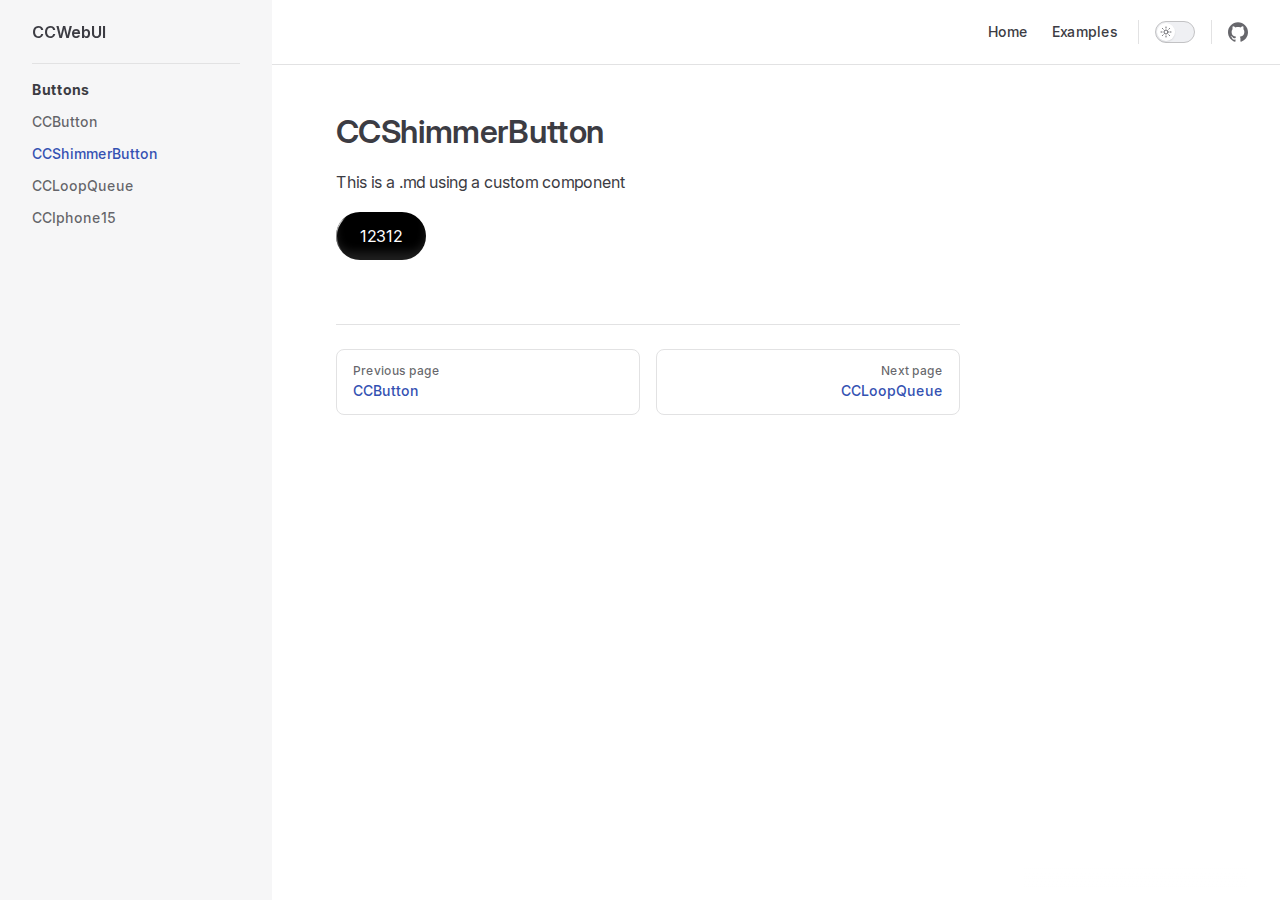
<file: ccwebui/ccShimmerButton.html>
<!DOCTYPE html>
<html lang="en-US" dir="ltr">
  <head>
    <meta charset="utf-8">
    <meta name="viewport" content="width=device-width,initial-scale=1">
    <title>CCShimmerButton | CCWebUI</title>
    <meta name="description" content="web UI like apple">
    <meta name="generator" content="VitePress v1.5.0">
    <link rel="preload stylesheet" href="/ccwebui/assets/style.BnAVlNju.css" as="style">
    <link rel="preload stylesheet" href="/ccwebui/vp-icons.css" as="style">
    
    <script type="module" src="/ccwebui/assets/app.CpN9siWg.js"></script>
    <link rel="preload" href="/ccwebui/assets/inter-roman-latin.Di8DUHzh.woff2" as="font" type="font/woff2" crossorigin="">
    <link rel="modulepreload" href="/ccwebui/assets/chunks/theme.C7cNJYeW.js">
    <link rel="modulepreload" href="/ccwebui/assets/chunks/framework.DQrKzgX7.js">
    <link rel="modulepreload" href="/ccwebui/assets/ccShimmerButton.md.Dr5uAWQC.lean.js">
    <script id="check-dark-mode">(()=>{const e=localStorage.getItem("vitepress-theme-appearance")||"auto",a=window.matchMedia("(prefers-color-scheme: dark)").matches;(!e||e==="auto"?a:e==="dark")&&document.documentElement.classList.add("dark")})();</script>
    <script id="check-mac-os">document.documentElement.classList.toggle("mac",/Mac|iPhone|iPod|iPad/i.test(navigator.platform));</script>
  </head>
  <body>
    <div id="app"><div class="Layout" data-v-ca5c0dd8><!--[--><!--]--><!--[--><span tabindex="-1" data-v-d0b13cd5></span><a href="#VPContent" class="VPSkipLink visually-hidden" data-v-d0b13cd5> Skip to content </a><!--]--><!----><header class="VPNav" data-v-ca5c0dd8 data-v-d4fcd05a><div class="VPNavBar" data-v-d4fcd05a data-v-2c6a2899><div class="wrapper" data-v-2c6a2899><div class="container" data-v-2c6a2899><div class="title" data-v-2c6a2899><div class="VPNavBarTitle has-sidebar" data-v-2c6a2899 data-v-298c0417><a class="title" href="/ccwebui/" data-v-298c0417><!--[--><!--]--><!----><span data-v-298c0417>CCWebUI</span><!--[--><!--]--></a></div></div><div class="content" data-v-2c6a2899><div class="content-body" data-v-2c6a2899><!--[--><!--]--><div class="VPNavBarSearch search" data-v-2c6a2899><!----></div><nav aria-labelledby="main-nav-aria-label" class="VPNavBarMenu menu" data-v-2c6a2899 data-v-d1d08c14><span id="main-nav-aria-label" class="visually-hidden" data-v-d1d08c14> Main Navigation </span><!--[--><!--[--><a class="VPLink link VPNavBarMenuLink" href="/ccwebui/" tabindex="0" data-v-d1d08c14 data-v-2f0834af><!--[--><span data-v-2f0834af>Home</span><!--]--></a><!--]--><!--[--><a class="VPLink link VPNavBarMenuLink" href="/ccwebui/ccButton.html" tabindex="0" data-v-d1d08c14 data-v-2f0834af><!--[--><span data-v-2f0834af>Examples</span><!--]--></a><!--]--><!--]--></nav><!----><div class="VPNavBarAppearance appearance" data-v-2c6a2899 data-v-6b01a727><button class="VPSwitch VPSwitchAppearance" type="button" role="switch" title aria-checked="false" data-v-6b01a727 data-v-ef7db9c5 data-v-d30ec05b><span class="check" data-v-d30ec05b><span class="icon" data-v-d30ec05b><!--[--><span class="vpi-sun sun" data-v-ef7db9c5></span><span class="vpi-moon moon" data-v-ef7db9c5></span><!--]--></span></span></button></div><div class="VPSocialLinks VPNavBarSocialLinks social-links" data-v-2c6a2899 data-v-0c1504c5 data-v-9987e829><!--[--><a class="VPSocialLink no-icon" href="https://bugcc.top/jun" aria-label="github" target="_blank" rel="noopener" data-v-9987e829 data-v-f9470de2><span class="vpi-social-github"></span></a><!--]--></div><div class="VPFlyout VPNavBarExtra extra" data-v-2c6a2899 data-v-9dafd4d5 data-v-3ea1757f><button type="button" class="button" aria-haspopup="true" aria-expanded="false" aria-label="extra navigation" data-v-3ea1757f><span class="vpi-more-horizontal icon" data-v-3ea1757f></span></button><div class="menu" data-v-3ea1757f><div class="VPMenu" data-v-3ea1757f data-v-baa6481e><!----><!--[--><!--[--><!----><div class="group" data-v-9dafd4d5><div class="item appearance" data-v-9dafd4d5><p class="label" data-v-9dafd4d5>Appearance</p><div class="appearance-action" data-v-9dafd4d5><button class="VPSwitch VPSwitchAppearance" type="button" role="switch" title aria-checked="false" data-v-9dafd4d5 data-v-ef7db9c5 data-v-d30ec05b><span class="check" data-v-d30ec05b><span class="icon" data-v-d30ec05b><!--[--><span class="vpi-sun sun" data-v-ef7db9c5></span><span class="vpi-moon moon" data-v-ef7db9c5></span><!--]--></span></span></button></div></div></div><div class="group" data-v-9dafd4d5><div class="item social-links" data-v-9dafd4d5><div class="VPSocialLinks social-links-list" data-v-9dafd4d5 data-v-9987e829><!--[--><a class="VPSocialLink no-icon" href="https://bugcc.top/jun" aria-label="github" target="_blank" rel="noopener" data-v-9987e829 data-v-f9470de2><span class="vpi-social-github"></span></a><!--]--></div></div></div><!--]--><!--]--></div></div></div><!--[--><!--]--><button type="button" class="VPNavBarHamburger hamburger" aria-label="mobile navigation" aria-expanded="false" aria-controls="VPNavScreen" data-v-2c6a2899 data-v-ac620244><span class="container" data-v-ac620244><span class="top" data-v-ac620244></span><span class="middle" data-v-ac620244></span><span class="bottom" data-v-ac620244></span></span></button></div></div></div></div><div class="divider" data-v-2c6a2899><div class="divider-line" data-v-2c6a2899></div></div></div><!----></header><div class="VPLocalNav has-sidebar empty" data-v-ca5c0dd8 data-v-93b18f91><div class="container" data-v-93b18f91><button class="menu" aria-expanded="false" aria-controls="VPSidebarNav" data-v-93b18f91><span class="vpi-align-left menu-icon" data-v-93b18f91></span><span class="menu-text" data-v-93b18f91>Menu</span></button><div class="VPLocalNavOutlineDropdown" style="--vp-vh:0px;" data-v-93b18f91 data-v-240a0cbc><button data-v-240a0cbc>Return to top</button><!----></div></div></div><aside class="VPSidebar" data-v-ca5c0dd8 data-v-998a627b><div class="curtain" data-v-998a627b></div><nav class="nav" id="VPSidebarNav" aria-labelledby="sidebar-aria-label" tabindex="-1" data-v-998a627b><span class="visually-hidden" id="sidebar-aria-label" data-v-998a627b> Sidebar Navigation </span><!--[--><!--]--><!--[--><div class="no-transition group" data-v-21ae1343><section class="VPSidebarItem level-0 has-active" data-v-21ae1343 data-v-98b84b52><div class="item" role="button" tabindex="0" data-v-98b84b52><div class="indicator" data-v-98b84b52></div><h2 class="text" data-v-98b84b52>Buttons</h2><!----></div><div class="items" data-v-98b84b52><!--[--><div class="VPSidebarItem level-1 is-link" data-v-98b84b52 data-v-98b84b52><div class="item" data-v-98b84b52><div class="indicator" data-v-98b84b52></div><a class="VPLink link link" href="/ccwebui/ccButton.html" data-v-98b84b52><!--[--><p class="text" data-v-98b84b52>CCButton</p><!--]--></a><!----></div><!----></div><div class="VPSidebarItem level-1 is-link" data-v-98b84b52 data-v-98b84b52><div class="item" data-v-98b84b52><div class="indicator" data-v-98b84b52></div><a class="VPLink link link" href="/ccwebui/ccShimmerButton.html" data-v-98b84b52><!--[--><p class="text" data-v-98b84b52>CCShimmerButton</p><!--]--></a><!----></div><!----></div><div class="VPSidebarItem level-1 is-link" data-v-98b84b52 data-v-98b84b52><div class="item" data-v-98b84b52><div class="indicator" data-v-98b84b52></div><a class="VPLink link link" href="/ccwebui/ccLoopQueue.html" data-v-98b84b52><!--[--><p class="text" data-v-98b84b52>CCLoopQueue</p><!--]--></a><!----></div><!----></div><div class="VPSidebarItem level-1 is-link" data-v-98b84b52 data-v-98b84b52><div class="item" data-v-98b84b52><div class="indicator" data-v-98b84b52></div><a class="VPLink link link" href="/ccwebui/ccIphone15.html" data-v-98b84b52><!--[--><p class="text" data-v-98b84b52>CCIphone15</p><!--]--></a><!----></div><!----></div><!--]--></div></section></div><!--]--><!--[--><!--]--></nav></aside><div class="VPContent has-sidebar" id="VPContent" data-v-ca5c0dd8 data-v-4ca44a49><div class="VPDoc has-sidebar has-aside" data-v-4ca44a49 data-v-806bbdac><!--[--><!--]--><div class="container" data-v-806bbdac><div class="aside" data-v-806bbdac><div class="aside-curtain" data-v-806bbdac></div><div class="aside-container" data-v-806bbdac><div class="aside-content" data-v-806bbdac><div class="VPDocAside" data-v-806bbdac data-v-371b451b><!--[--><!--]--><!--[--><!--]--><nav aria-labelledby="doc-outline-aria-label" class="VPDocAsideOutline" data-v-371b451b data-v-d2d6aa08><div class="content" data-v-d2d6aa08><div class="outline-marker" data-v-d2d6aa08></div><div aria-level="2" class="outline-title" id="doc-outline-aria-label" role="heading" data-v-d2d6aa08>On this page</div><ul class="VPDocOutlineItem root" data-v-d2d6aa08 data-v-7f9b1d26><!--[--><!--]--></ul></div></nav><!--[--><!--]--><div class="spacer" data-v-371b451b></div><!--[--><!--]--><!----><!--[--><!--]--><!--[--><!--]--></div></div></div></div><div class="content" data-v-806bbdac><div class="content-container" data-v-806bbdac><!--[--><!--]--><main class="main" data-v-806bbdac><div style="position:relative;" class="vp-doc _ccwebui_ccShimmerButton" data-v-806bbdac><div><h1 id="ccshimmerbutton" tabindex="-1">CCShimmerButton <a class="header-anchor" href="#ccshimmerbutton" aria-label="Permalink to &quot;CCShimmerButton&quot;">​</a></h1><p>This is a .md using a custom component</p><button style="--spread:90deg;--shimmer-color:white;--radius:100px;--speed:3s;--cut:0.05em;--bg:rgba(0, 0, 0, 1);background:var(--bg);border-radius:var(--radius);" class="group relative z-0 flex cursor-pointer items-center justify-center overflow-hidden whitespace-nowrap border border-white/10 px-6 py-3 text-white transform-gpu transition-transform duration-300 ease-in-out active:translate-y-px dark:text-black" data-v-5a9d326a><div class="-z-30 blur-[2px] absolute inset-0 overflow-visible [container-type:size]" data-v-5a9d326a><div class="absolute inset-0 h-[100cqh] animate-shimmer-slide [aspect-ratio:1] [border-radius:0] [mask:none]" data-v-5a9d326a><div class="animate-spin-around absolute -inset-full w-auto rotate-0" style="background:conic-gradient(from calc(270deg - (var(--spread) * 0.5)), transparent 0, var(--shimmer-color) var(--spread), transparent var(--spread));" data-v-5a9d326a></div></div></div><!--[-->12312<!--]--><div class="transform-gpu transition-all duration-300 ease-in-out group-hover:shadow-[inset_0_-6px_10px_#ffffff3f] group-active:shadow-[inset_0_-10px_10px_#ffffff3f] insert-0 absolute size-full rounded-2xl px-4 py-1.5 text-sm font-medium shadow-[inset_0_-8px_10px_#ffffff1f]" data-v-5a9d326a></div><div class="absolute -z-20" style="background:var(--bg);border-radius:var(--radius);inset:var(--cut);" data-v-5a9d326a></div></button></div></div></main><footer class="VPDocFooter" data-v-806bbdac data-v-5d284c34><!--[--><!--]--><!----><nav class="prev-next" aria-labelledby="doc-footer-aria-label" data-v-5d284c34><span class="visually-hidden" id="doc-footer-aria-label" data-v-5d284c34>Pager</span><div class="pager" data-v-5d284c34><a class="VPLink link pager-link prev" href="/ccwebui/ccButton.html" data-v-5d284c34><!--[--><span class="desc" data-v-5d284c34>Previous page</span><span class="title" data-v-5d284c34>CCButton</span><!--]--></a></div><div class="pager" data-v-5d284c34><a class="VPLink link pager-link next" href="/ccwebui/ccLoopQueue.html" data-v-5d284c34><!--[--><span class="desc" data-v-5d284c34>Next page</span><span class="title" data-v-5d284c34>CCLoopQueue</span><!--]--></a></div></nav></footer><!--[--><!--]--></div></div></div><!--[--><!--]--></div></div><!----><!--[--><!--]--></div></div>
    <script>window.__VP_HASH_MAP__=JSON.parse("{\"ccbutton.md\":\"K1gEXHr2\",\"cciphone15.md\":\"BYUerabW\",\"ccloopqueue.md\":\"Dmftbb0l\",\"ccshimmerbutton.md\":\"Dr5uAWQC\",\"index.md\":\"BLIFCsbv\"}");window.__VP_SITE_DATA__=JSON.parse("{\"lang\":\"en-US\",\"dir\":\"ltr\",\"title\":\"CCWebUI\",\"description\":\"web UI like apple\",\"base\":\"/ccwebui/\",\"head\":[],\"router\":{\"prefetchLinks\":true},\"appearance\":true,\"themeConfig\":{\"nav\":[{\"text\":\"Home\",\"link\":\"/\"},{\"text\":\"Examples\",\"link\":\"/ccButton\"}],\"sidebar\":[{\"text\":\"Buttons\",\"items\":[{\"text\":\"CCButton\",\"link\":\"/ccButton\"},{\"text\":\"CCShimmerButton\",\"link\":\"/ccShimmerButton\"},{\"text\":\"CCLoopQueue\",\"link\":\"/ccLoopQueue\"},{\"text\":\"CCIphone15\",\"link\":\"/ccIphone15\"}]}],\"socialLinks\":[{\"icon\":\"github\",\"link\":\"https://bugcc.top/jun\"}]},\"locales\":{},\"scrollOffset\":134,\"cleanUrls\":false}");</script>
    
  </body>
</html>
</file>
<file: ccwebui/vp-icons.css>
.vpi-social-github{--icon:url("data:image/svg+xml,%3Csvg xmlns='http://www.w3.org/2000/svg' viewBox='0 0 24 24' width='24' height='24'%3E%3Cpath fill='black' d='M12 .297c-6.63 0-12 5.373-12 12c0 5.303 3.438 9.8 8.205 11.385c.6.113.82-.258.82-.577c0-.285-.01-1.04-.015-2.04c-3.338.724-4.042-1.61-4.042-1.61C4.422 18.07 3.633 17.7 3.633 17.7c-1.087-.744.084-.729.084-.729c1.205.084 1.838 1.236 1.838 1.236c1.07 1.835 2.809 1.305 3.495.998c.108-.776.417-1.305.76-1.605c-2.665-.3-5.466-1.332-5.466-5.93c0-1.31.465-2.38 1.235-3.22c-.135-.303-.54-1.523.105-3.176c0 0 1.005-.322 3.3 1.23c.96-.267 1.98-.399 3-.405c1.02.006 2.04.138 3 .405c2.28-1.552 3.285-1.23 3.285-1.23c.645 1.653.24 2.873.12 3.176c.765.84 1.23 1.91 1.23 3.22c0 4.61-2.805 5.625-5.475 5.92c.42.36.81 1.096.81 2.22c0 1.606-.015 2.896-.015 3.286c0 .315.21.69.825.57C20.565 22.092 24 17.592 24 12.297c0-6.627-5.373-12-12-12'/%3E%3C/svg%3E")}
</file>
<file: ccwebui/assets/style.BnAVlNju.css>
.animate-marquee-horizontal[data-v-5b22f249]{animation:marquee-x-5b22f249 20s infinite linear}@keyframes marquee-x-5b22f249{0%{transform:translate(0)}to{transform:translate(calc(-100% - var(--gap)))}}@font-face{font-family:Inter;font-style:normal;font-weight:100 900;font-display:swap;src:url(/ccwebui/assets/inter-roman-cyrillic-ext.BBPuwvHQ.woff2) format("woff2");unicode-range:U+0460-052F,U+1C80-1C88,U+20B4,U+2DE0-2DFF,U+A640-A69F,U+FE2E-FE2F}@font-face{font-family:Inter;font-style:normal;font-weight:100 900;font-display:swap;src:url(/ccwebui/assets/inter-roman-cyrillic.C5lxZ8CY.woff2) format("woff2");unicode-range:U+0301,U+0400-045F,U+0490-0491,U+04B0-04B1,U+2116}@font-face{font-family:Inter;font-style:normal;font-weight:100 900;font-display:swap;src:url(/ccwebui/assets/inter-roman-greek-ext.CqjqNYQ-.woff2) format("woff2");unicode-range:U+1F00-1FFF}@font-face{font-family:Inter;font-style:normal;font-weight:100 900;font-display:swap;src:url(/ccwebui/assets/inter-roman-greek.BBVDIX6e.woff2) format("woff2");unicode-range:U+0370-0377,U+037A-037F,U+0384-038A,U+038C,U+038E-03A1,U+03A3-03FF}@font-face{font-family:Inter;font-style:normal;font-weight:100 900;font-display:swap;src:url(/ccwebui/assets/inter-roman-vietnamese.BjW4sHH5.woff2) format("woff2");unicode-range:U+0102-0103,U+0110-0111,U+0128-0129,U+0168-0169,U+01A0-01A1,U+01AF-01B0,U+0300-0301,U+0303-0304,U+0308-0309,U+0323,U+0329,U+1EA0-1EF9,U+20AB}@font-face{font-family:Inter;font-style:normal;font-weight:100 900;font-display:swap;src:url(/ccwebui/assets/inter-roman-latin-ext.4ZJIpNVo.woff2) format("woff2");unicode-range:U+0100-02AF,U+0304,U+0308,U+0329,U+1E00-1E9F,U+1EF2-1EFF,U+2020,U+20A0-20AB,U+20AD-20C0,U+2113,U+2C60-2C7F,U+A720-A7FF}@font-face{font-family:Inter;font-style:normal;font-weight:100 900;font-display:swap;src:url(/ccwebui/assets/inter-roman-latin.Di8DUHzh.woff2) format("woff2");unicode-range:U+0000-00FF,U+0131,U+0152-0153,U+02BB-02BC,U+02C6,U+02DA,U+02DC,U+0304,U+0308,U+0329,U+2000-206F,U+2074,U+20AC,U+2122,U+2191,U+2193,U+2212,U+2215,U+FEFF,U+FFFD}@font-face{font-family:Inter;font-style:italic;font-weight:100 900;font-display:swap;src:url(/ccwebui/assets/inter-italic-cyrillic-ext.r48I6akx.woff2) format("woff2");unicode-range:U+0460-052F,U+1C80-1C88,U+20B4,U+2DE0-2DFF,U+A640-A69F,U+FE2E-FE2F}@font-face{font-family:Inter;font-style:italic;font-weight:100 900;font-display:swap;src:url(/ccwebui/assets/inter-italic-cyrillic.By2_1cv3.woff2) format("woff2");unicode-range:U+0301,U+0400-045F,U+0490-0491,U+04B0-04B1,U+2116}@font-face{font-family:Inter;font-style:italic;font-weight:100 900;font-display:swap;src:url(/ccwebui/assets/inter-italic-greek-ext.1u6EdAuj.woff2) format("woff2");unicode-range:U+1F00-1FFF}@font-face{font-family:Inter;font-style:italic;font-weight:100 900;font-display:swap;src:url(/ccwebui/assets/inter-italic-greek.DJ8dCoTZ.woff2) format("woff2");unicode-range:U+0370-0377,U+037A-037F,U+0384-038A,U+038C,U+038E-03A1,U+03A3-03FF}@font-face{font-family:Inter;font-style:italic;font-weight:100 900;font-display:swap;src:url(/ccwebui/assets/inter-italic-vietnamese.BSbpV94h.woff2) format("woff2");unicode-range:U+0102-0103,U+0110-0111,U+0128-0129,U+0168-0169,U+01A0-01A1,U+01AF-01B0,U+0300-0301,U+0303-0304,U+0308-0309,U+0323,U+0329,U+1EA0-1EF9,U+20AB}@font-face{font-family:Inter;font-style:italic;font-weight:100 900;font-display:swap;src:url(/ccwebui/assets/inter-italic-latin-ext.CN1xVJS-.woff2) format("woff2");unicode-range:U+0100-02AF,U+0304,U+0308,U+0329,U+1E00-1E9F,U+1EF2-1EFF,U+2020,U+20A0-20AB,U+20AD-20C0,U+2113,U+2C60-2C7F,U+A720-A7FF}@font-face{font-family:Inter;font-style:italic;font-weight:100 900;font-display:swap;src:url(/ccwebui/assets/inter-italic-latin.C2AdPX0b.woff2) format("woff2");unicode-range:U+0000-00FF,U+0131,U+0152-0153,U+02BB-02BC,U+02C6,U+02DA,U+02DC,U+0304,U+0308,U+0329,U+2000-206F,U+2074,U+20AC,U+2122,U+2191,U+2193,U+2212,U+2215,U+FEFF,U+FFFD}@font-face{font-family:Punctuation SC;font-weight:400;src:local("PingFang SC Regular"),local("Noto Sans CJK SC"),local("Microsoft YaHei");unicode-range:U+201C,U+201D,U+2018,U+2019,U+2E3A,U+2014,U+2013,U+2026,U+00B7,U+007E,U+002F}@font-face{font-family:Punctuation SC;font-weight:500;src:local("PingFang SC Medium"),local("Noto Sans CJK SC"),local("Microsoft YaHei");unicode-range:U+201C,U+201D,U+2018,U+2019,U+2E3A,U+2014,U+2013,U+2026,U+00B7,U+007E,U+002F}@font-face{font-family:Punctuation SC;font-weight:600;src:local("PingFang SC Semibold"),local("Noto Sans CJK SC Bold"),local("Microsoft YaHei Bold");unicode-range:U+201C,U+201D,U+2018,U+2019,U+2E3A,U+2014,U+2013,U+2026,U+00B7,U+007E,U+002F}@font-face{font-family:Punctuation SC;font-weight:700;src:local("PingFang SC Semibold"),local("Noto Sans CJK SC Bold"),local("Microsoft YaHei Bold");unicode-range:U+201C,U+201D,U+2018,U+2019,U+2E3A,U+2014,U+2013,U+2026,U+00B7,U+007E,U+002F}:root{--vp-c-white: #ffffff;--vp-c-black: #000000;--vp-c-neutral: var(--vp-c-black);--vp-c-neutral-inverse: var(--vp-c-white)}.dark{--vp-c-neutral: var(--vp-c-white);--vp-c-neutral-inverse: var(--vp-c-black)}:root{--vp-c-gray-1: #dddde3;--vp-c-gray-2: #e4e4e9;--vp-c-gray-3: #ebebef;--vp-c-gray-soft: rgba(142, 150, 170, .14);--vp-c-indigo-1: #3451b2;--vp-c-indigo-2: #3a5ccc;--vp-c-indigo-3: #5672cd;--vp-c-indigo-soft: rgba(100, 108, 255, .14);--vp-c-purple-1: #6f42c1;--vp-c-purple-2: #7e4cc9;--vp-c-purple-3: #8e5cd9;--vp-c-purple-soft: rgba(159, 122, 234, .14);--vp-c-green-1: #18794e;--vp-c-green-2: #299764;--vp-c-green-3: #30a46c;--vp-c-green-soft: rgba(16, 185, 129, .14);--vp-c-yellow-1: #915930;--vp-c-yellow-2: #946300;--vp-c-yellow-3: #9f6a00;--vp-c-yellow-soft: rgba(234, 179, 8, .14);--vp-c-red-1: #b8272c;--vp-c-red-2: #d5393e;--vp-c-red-3: #e0575b;--vp-c-red-soft: rgba(244, 63, 94, .14);--vp-c-sponsor: #db2777}.dark{--vp-c-gray-1: #515c67;--vp-c-gray-2: #414853;--vp-c-gray-3: #32363f;--vp-c-gray-soft: rgba(101, 117, 133, .16);--vp-c-indigo-1: #a8b1ff;--vp-c-indigo-2: #5c73e7;--vp-c-indigo-3: #3e63dd;--vp-c-indigo-soft: rgba(100, 108, 255, .16);--vp-c-purple-1: #c8abfa;--vp-c-purple-2: #a879e6;--vp-c-purple-3: #8e5cd9;--vp-c-purple-soft: rgba(159, 122, 234, .16);--vp-c-green-1: #3dd68c;--vp-c-green-2: #30a46c;--vp-c-green-3: #298459;--vp-c-green-soft: rgba(16, 185, 129, .16);--vp-c-yellow-1: #f9b44e;--vp-c-yellow-2: #da8b17;--vp-c-yellow-3: #a46a0a;--vp-c-yellow-soft: rgba(234, 179, 8, .16);--vp-c-red-1: #f66f81;--vp-c-red-2: #f14158;--vp-c-red-3: #b62a3c;--vp-c-red-soft: rgba(244, 63, 94, .16)}:root{--vp-c-bg: #ffffff;--vp-c-bg-alt: #f6f6f7;--vp-c-bg-elv: #ffffff;--vp-c-bg-soft: #f6f6f7}.dark{--vp-c-bg: #1b1b1f;--vp-c-bg-alt: #161618;--vp-c-bg-elv: #202127;--vp-c-bg-soft: #202127}:root{--vp-c-border: #c2c2c4;--vp-c-divider: #e2e2e3;--vp-c-gutter: #e2e2e3}.dark{--vp-c-border: #3c3f44;--vp-c-divider: #2e2e32;--vp-c-gutter: #000000}:root{--vp-c-text-1: rgba(60, 60, 67);--vp-c-text-2: rgba(60, 60, 67, .78);--vp-c-text-3: rgba(60, 60, 67, .56)}.dark{--vp-c-text-1: rgba(255, 255, 245, .86);--vp-c-text-2: rgba(235, 235, 245, .6);--vp-c-text-3: rgba(235, 235, 245, .38)}:root{--vp-c-default-1: var(--vp-c-gray-1);--vp-c-default-2: var(--vp-c-gray-2);--vp-c-default-3: var(--vp-c-gray-3);--vp-c-default-soft: var(--vp-c-gray-soft);--vp-c-brand-1: var(--vp-c-indigo-1);--vp-c-brand-2: var(--vp-c-indigo-2);--vp-c-brand-3: var(--vp-c-indigo-3);--vp-c-brand-soft: var(--vp-c-indigo-soft);--vp-c-brand: var(--vp-c-brand-1);--vp-c-tip-1: var(--vp-c-brand-1);--vp-c-tip-2: var(--vp-c-brand-2);--vp-c-tip-3: var(--vp-c-brand-3);--vp-c-tip-soft: var(--vp-c-brand-soft);--vp-c-note-1: var(--vp-c-brand-1);--vp-c-note-2: var(--vp-c-brand-2);--vp-c-note-3: var(--vp-c-brand-3);--vp-c-note-soft: var(--vp-c-brand-soft);--vp-c-success-1: var(--vp-c-green-1);--vp-c-success-2: var(--vp-c-green-2);--vp-c-success-3: var(--vp-c-green-3);--vp-c-success-soft: var(--vp-c-green-soft);--vp-c-important-1: var(--vp-c-purple-1);--vp-c-important-2: var(--vp-c-purple-2);--vp-c-important-3: var(--vp-c-purple-3);--vp-c-important-soft: var(--vp-c-purple-soft);--vp-c-warning-1: var(--vp-c-yellow-1);--vp-c-warning-2: var(--vp-c-yellow-2);--vp-c-warning-3: var(--vp-c-yellow-3);--vp-c-warning-soft: var(--vp-c-yellow-soft);--vp-c-danger-1: var(--vp-c-red-1);--vp-c-danger-2: var(--vp-c-red-2);--vp-c-danger-3: var(--vp-c-red-3);--vp-c-danger-soft: var(--vp-c-red-soft);--vp-c-caution-1: var(--vp-c-red-1);--vp-c-caution-2: var(--vp-c-red-2);--vp-c-caution-3: var(--vp-c-red-3);--vp-c-caution-soft: var(--vp-c-red-soft)}:root{--vp-font-family-base: "Inter", ui-sans-serif, system-ui, sans-serif, "Apple Color Emoji", "Segoe UI Emoji", "Segoe UI Symbol", "Noto Color Emoji";--vp-font-family-mono: ui-monospace, "Menlo", "Monaco", "Consolas", "Liberation Mono", "Courier New", monospace;font-optical-sizing:auto}:root:where(:lang(zh)){--vp-font-family-base: "Punctuation SC", "Inter", ui-sans-serif, system-ui, sans-serif, "Apple Color Emoji", "Segoe UI Emoji", "Segoe UI Symbol", "Noto Color Emoji"}:root{--vp-shadow-1: 0 1px 2px rgba(0, 0, 0, .04), 0 1px 2px rgba(0, 0, 0, .06);--vp-shadow-2: 0 3px 12px rgba(0, 0, 0, .07), 0 1px 4px rgba(0, 0, 0, .07);--vp-shadow-3: 0 12px 32px rgba(0, 0, 0, .1), 0 2px 6px rgba(0, 0, 0, .08);--vp-shadow-4: 0 14px 44px rgba(0, 0, 0, .12), 0 3px 9px rgba(0, 0, 0, .12);--vp-shadow-5: 0 18px 56px rgba(0, 0, 0, .16), 0 4px 12px rgba(0, 0, 0, .16)}:root{--vp-z-index-footer: 10;--vp-z-index-local-nav: 20;--vp-z-index-nav: 30;--vp-z-index-layout-top: 40;--vp-z-index-backdrop: 50;--vp-z-index-sidebar: 60}@media (min-width: 960px){:root{--vp-z-index-sidebar: 25}}:root{--vp-layout-max-width: 1440px}:root{--vp-header-anchor-symbol: "#"}:root{--vp-code-line-height: 1.7;--vp-code-font-size: .875em;--vp-code-color: var(--vp-c-brand-1);--vp-code-link-color: var(--vp-c-brand-1);--vp-code-link-hover-color: var(--vp-c-brand-2);--vp-code-bg: var(--vp-c-default-soft);--vp-code-block-color: var(--vp-c-text-2);--vp-code-block-bg: var(--vp-c-bg-alt);--vp-code-block-divider-color: var(--vp-c-gutter);--vp-code-lang-color: var(--vp-c-text-3);--vp-code-line-highlight-color: var(--vp-c-default-soft);--vp-code-line-number-color: var(--vp-c-text-3);--vp-code-line-diff-add-color: var(--vp-c-success-soft);--vp-code-line-diff-add-symbol-color: var(--vp-c-success-1);--vp-code-line-diff-remove-color: var(--vp-c-danger-soft);--vp-code-line-diff-remove-symbol-color: var(--vp-c-danger-1);--vp-code-line-warning-color: var(--vp-c-warning-soft);--vp-code-line-error-color: var(--vp-c-danger-soft);--vp-code-copy-code-border-color: var(--vp-c-divider);--vp-code-copy-code-bg: var(--vp-c-bg-soft);--vp-code-copy-code-hover-border-color: var(--vp-c-divider);--vp-code-copy-code-hover-bg: var(--vp-c-bg);--vp-code-copy-code-active-text: var(--vp-c-text-2);--vp-code-copy-copied-text-content: "Copied";--vp-code-tab-divider: var(--vp-code-block-divider-color);--vp-code-tab-text-color: var(--vp-c-text-2);--vp-code-tab-bg: var(--vp-code-block-bg);--vp-code-tab-hover-text-color: var(--vp-c-text-1);--vp-code-tab-active-text-color: var(--vp-c-text-1);--vp-code-tab-active-bar-color: var(--vp-c-brand-1)}:root{--vp-button-brand-border: transparent;--vp-button-brand-text: var(--vp-c-white);--vp-button-brand-bg: var(--vp-c-brand-3);--vp-button-brand-hover-border: transparent;--vp-button-brand-hover-text: var(--vp-c-white);--vp-button-brand-hover-bg: var(--vp-c-brand-2);--vp-button-brand-active-border: transparent;--vp-button-brand-active-text: var(--vp-c-white);--vp-button-brand-active-bg: var(--vp-c-brand-1);--vp-button-alt-border: transparent;--vp-button-alt-text: var(--vp-c-text-1);--vp-button-alt-bg: var(--vp-c-default-3);--vp-button-alt-hover-border: transparent;--vp-button-alt-hover-text: var(--vp-c-text-1);--vp-button-alt-hover-bg: var(--vp-c-default-2);--vp-button-alt-active-border: transparent;--vp-button-alt-active-text: var(--vp-c-text-1);--vp-button-alt-active-bg: var(--vp-c-default-1);--vp-button-sponsor-border: var(--vp-c-text-2);--vp-button-sponsor-text: var(--vp-c-text-2);--vp-button-sponsor-bg: transparent;--vp-button-sponsor-hover-border: var(--vp-c-sponsor);--vp-button-sponsor-hover-text: var(--vp-c-sponsor);--vp-button-sponsor-hover-bg: transparent;--vp-button-sponsor-active-border: var(--vp-c-sponsor);--vp-button-sponsor-active-text: var(--vp-c-sponsor);--vp-button-sponsor-active-bg: transparent}:root{--vp-custom-block-font-size: 14px;--vp-custom-block-code-font-size: 13px;--vp-custom-block-info-border: transparent;--vp-custom-block-info-text: var(--vp-c-text-1);--vp-custom-block-info-bg: var(--vp-c-default-soft);--vp-custom-block-info-code-bg: var(--vp-c-default-soft);--vp-custom-block-note-border: transparent;--vp-custom-block-note-text: var(--vp-c-text-1);--vp-custom-block-note-bg: var(--vp-c-default-soft);--vp-custom-block-note-code-bg: var(--vp-c-default-soft);--vp-custom-block-tip-border: transparent;--vp-custom-block-tip-text: var(--vp-c-text-1);--vp-custom-block-tip-bg: var(--vp-c-tip-soft);--vp-custom-block-tip-code-bg: var(--vp-c-tip-soft);--vp-custom-block-important-border: transparent;--vp-custom-block-important-text: var(--vp-c-text-1);--vp-custom-block-important-bg: var(--vp-c-important-soft);--vp-custom-block-important-code-bg: var(--vp-c-important-soft);--vp-custom-block-warning-border: transparent;--vp-custom-block-warning-text: var(--vp-c-text-1);--vp-custom-block-warning-bg: var(--vp-c-warning-soft);--vp-custom-block-warning-code-bg: var(--vp-c-warning-soft);--vp-custom-block-danger-border: transparent;--vp-custom-block-danger-text: var(--vp-c-text-1);--vp-custom-block-danger-bg: var(--vp-c-danger-soft);--vp-custom-block-danger-code-bg: var(--vp-c-danger-soft);--vp-custom-block-caution-border: transparent;--vp-custom-block-caution-text: var(--vp-c-text-1);--vp-custom-block-caution-bg: var(--vp-c-caution-soft);--vp-custom-block-caution-code-bg: var(--vp-c-caution-soft);--vp-custom-block-details-border: var(--vp-custom-block-info-border);--vp-custom-block-details-text: var(--vp-custom-block-info-text);--vp-custom-block-details-bg: var(--vp-custom-block-info-bg);--vp-custom-block-details-code-bg: var(--vp-custom-block-info-code-bg)}:root{--vp-input-border-color: var(--vp-c-border);--vp-input-bg-color: var(--vp-c-bg-alt);--vp-input-switch-bg-color: var(--vp-c-default-soft)}:root{--vp-nav-height: 64px;--vp-nav-bg-color: var(--vp-c-bg);--vp-nav-screen-bg-color: var(--vp-c-bg);--vp-nav-logo-height: 24px}.hide-nav{--vp-nav-height: 0px}.hide-nav .VPSidebar{--vp-nav-height: 22px}:root{--vp-local-nav-bg-color: var(--vp-c-bg)}:root{--vp-sidebar-width: 272px;--vp-sidebar-bg-color: var(--vp-c-bg-alt)}:root{--vp-backdrop-bg-color: rgba(0, 0, 0, .6)}:root{--vp-home-hero-name-color: var(--vp-c-brand-1);--vp-home-hero-name-background: transparent;--vp-home-hero-image-background-image: none;--vp-home-hero-image-filter: none}:root{--vp-badge-info-border: transparent;--vp-badge-info-text: var(--vp-c-text-2);--vp-badge-info-bg: var(--vp-c-default-soft);--vp-badge-tip-border: transparent;--vp-badge-tip-text: var(--vp-c-tip-1);--vp-badge-tip-bg: var(--vp-c-tip-soft);--vp-badge-warning-border: transparent;--vp-badge-warning-text: var(--vp-c-warning-1);--vp-badge-warning-bg: var(--vp-c-warning-soft);--vp-badge-danger-border: transparent;--vp-badge-danger-text: var(--vp-c-danger-1);--vp-badge-danger-bg: var(--vp-c-danger-soft)}:root{--vp-carbon-ads-text-color: var(--vp-c-text-1);--vp-carbon-ads-poweredby-color: var(--vp-c-text-2);--vp-carbon-ads-bg-color: var(--vp-c-bg-soft);--vp-carbon-ads-hover-text-color: var(--vp-c-brand-1);--vp-carbon-ads-hover-poweredby-color: var(--vp-c-text-1)}:root{--vp-local-search-bg: var(--vp-c-bg);--vp-local-search-result-bg: var(--vp-c-bg);--vp-local-search-result-border: var(--vp-c-divider);--vp-local-search-result-selected-bg: var(--vp-c-bg);--vp-local-search-result-selected-border: var(--vp-c-brand-1);--vp-local-search-highlight-bg: var(--vp-c-brand-1);--vp-local-search-highlight-text: var(--vp-c-neutral-inverse)}@media (prefers-reduced-motion: reduce){*,:before,:after{animation-delay:-1ms!important;animation-duration:1ms!important;animation-iteration-count:1!important;background-attachment:initial!important;scroll-behavior:auto!important;transition-duration:0s!important;transition-delay:0s!important}}*,:before,:after{box-sizing:border-box}html{line-height:1.4;font-size:16px;-webkit-text-size-adjust:100%}html.dark{color-scheme:dark}body{margin:0;width:100%;min-width:320px;min-height:100vh;line-height:24px;font-family:var(--vp-font-family-base);font-size:16px;font-weight:400;color:var(--vp-c-text-1);background-color:var(--vp-c-bg);font-synthesis:style;text-rendering:optimizeLegibility;-webkit-font-smoothing:antialiased;-moz-osx-font-smoothing:grayscale}main{display:block}h1,h2,h3,h4,h5,h6{margin:0;line-height:24px;font-size:16px;font-weight:400}p{margin:0}strong,b{font-weight:600}a,area,button,[role=button],input,label,select,summary,textarea{touch-action:manipulation}ol,ul{list-style:none;margin:0;padding:0}blockquote{margin:0}pre,code,kbd,samp{font-family:var(--vp-font-family-mono)}img,svg,video,canvas,audio,iframe,embed,object{display:block}figure{margin:0}button,input,optgroup,select,textarea{border:0;padding:0;line-height:inherit;color:inherit}button{padding:0;font-family:inherit;background-color:transparent;background-image:none}button:enabled,[role=button]:enabled{cursor:pointer}button:focus,button:focus-visible{outline:1px dotted;outline:4px auto -webkit-focus-ring-color}button:focus:not(:focus-visible){outline:none!important}input:focus,textarea:focus,select:focus{outline:none}table{border-collapse:collapse}input{background-color:transparent}input::-moz-placeholder,textarea::-moz-placeholder{color:var(--vp-c-text-3)}input::placeholder,textarea::placeholder{color:var(--vp-c-text-3)}input::-webkit-outer-spin-button,input::-webkit-inner-spin-button{-webkit-appearance:none;margin:0}input[type=number]{-moz-appearance:textfield}select{-webkit-appearance:none}h1,h2,h3,h4,h5,h6,li,p{overflow-wrap:break-word}vite-error-overlay{z-index:9999}mjx-container{overflow-x:auto}mjx-container>svg{display:inline-block;margin:auto}[class^=vpi-],[class*=" vpi-"],.vp-icon{width:1em;height:1em}[class^=vpi-].bg,[class*=" vpi-"].bg,.vp-icon.bg{background-size:100% 100%;background-color:transparent}[class^=vpi-]:not(.bg),[class*=" vpi-"]:not(.bg),.vp-icon:not(.bg){-webkit-mask:var(--icon) no-repeat;mask:var(--icon) no-repeat;-webkit-mask-size:100% 100%;mask-size:100% 100%;background-color:currentColor;color:inherit}.vpi-align-left{--icon: url("data:image/svg+xml,%3Csvg xmlns='http://www.w3.org/2000/svg' fill='none' stroke='currentColor' stroke-linecap='round' stroke-linejoin='round' stroke-width='2' viewBox='0 0 24 24'%3E%3Cpath d='M21 6H3M15 12H3M17 18H3'/%3E%3C/svg%3E")}.vpi-arrow-right,.vpi-arrow-down,.vpi-arrow-left,.vpi-arrow-up{--icon: url("data:image/svg+xml,%3Csvg xmlns='http://www.w3.org/2000/svg' fill='none' stroke='currentColor' stroke-linecap='round' stroke-linejoin='round' stroke-width='2' viewBox='0 0 24 24'%3E%3Cpath d='M5 12h14M12 5l7 7-7 7'/%3E%3C/svg%3E")}.vpi-chevron-right,.vpi-chevron-down,.vpi-chevron-left,.vpi-chevron-up{--icon: url("data:image/svg+xml,%3Csvg xmlns='http://www.w3.org/2000/svg' fill='none' stroke='currentColor' stroke-linecap='round' stroke-linejoin='round' stroke-width='2' viewBox='0 0 24 24'%3E%3Cpath d='m9 18 6-6-6-6'/%3E%3C/svg%3E")}.vpi-chevron-down,.vpi-arrow-down{transform:rotate(90deg)}.vpi-chevron-left,.vpi-arrow-left{transform:rotate(180deg)}.vpi-chevron-up,.vpi-arrow-up{transform:rotate(-90deg)}.vpi-square-pen{--icon: url("data:image/svg+xml,%3Csvg xmlns='http://www.w3.org/2000/svg' fill='none' stroke='currentColor' stroke-linecap='round' stroke-linejoin='round' stroke-width='2' viewBox='0 0 24 24'%3E%3Cpath d='M12 3H5a2 2 0 0 0-2 2v14a2 2 0 0 0 2 2h14a2 2 0 0 0 2-2v-7'/%3E%3Cpath d='M18.375 2.625a2.121 2.121 0 1 1 3 3L12 15l-4 1 1-4Z'/%3E%3C/svg%3E")}.vpi-plus{--icon: url("data:image/svg+xml,%3Csvg xmlns='http://www.w3.org/2000/svg' fill='none' stroke='currentColor' stroke-linecap='round' stroke-linejoin='round' stroke-width='2' viewBox='0 0 24 24'%3E%3Cpath d='M5 12h14M12 5v14'/%3E%3C/svg%3E")}.vpi-sun{--icon: url("data:image/svg+xml,%3Csvg xmlns='http://www.w3.org/2000/svg' fill='none' stroke='currentColor' stroke-linecap='round' stroke-linejoin='round' stroke-width='2' viewBox='0 0 24 24'%3E%3Ccircle cx='12' cy='12' r='4'/%3E%3Cpath d='M12 2v2M12 20v2M4.93 4.93l1.41 1.41M17.66 17.66l1.41 1.41M2 12h2M20 12h2M6.34 17.66l-1.41 1.41M19.07 4.93l-1.41 1.41'/%3E%3C/svg%3E")}.vpi-moon{--icon: url("data:image/svg+xml,%3Csvg xmlns='http://www.w3.org/2000/svg' fill='none' stroke='currentColor' stroke-linecap='round' stroke-linejoin='round' stroke-width='2' viewBox='0 0 24 24'%3E%3Cpath d='M12 3a6 6 0 0 0 9 9 9 9 0 1 1-9-9Z'/%3E%3C/svg%3E")}.vpi-more-horizontal{--icon: url("data:image/svg+xml,%3Csvg xmlns='http://www.w3.org/2000/svg' fill='none' stroke='currentColor' stroke-linecap='round' stroke-linejoin='round' stroke-width='2' viewBox='0 0 24 24'%3E%3Ccircle cx='12' cy='12' r='1'/%3E%3Ccircle cx='19' cy='12' r='1'/%3E%3Ccircle cx='5' cy='12' r='1'/%3E%3C/svg%3E")}.vpi-languages{--icon: url("data:image/svg+xml,%3Csvg xmlns='http://www.w3.org/2000/svg' fill='none' stroke='currentColor' stroke-linecap='round' stroke-linejoin='round' stroke-width='2' viewBox='0 0 24 24'%3E%3Cpath d='m5 8 6 6M4 14l6-6 2-3M2 5h12M7 2h1M22 22l-5-10-5 10M14 18h6'/%3E%3C/svg%3E")}.vpi-heart{--icon: url("data:image/svg+xml,%3Csvg xmlns='http://www.w3.org/2000/svg' fill='none' stroke='currentColor' stroke-linecap='round' stroke-linejoin='round' stroke-width='2' viewBox='0 0 24 24'%3E%3Cpath d='M19 14c1.49-1.46 3-3.21 3-5.5A5.5 5.5 0 0 0 16.5 3c-1.76 0-3 .5-4.5 2-1.5-1.5-2.74-2-4.5-2A5.5 5.5 0 0 0 2 8.5c0 2.3 1.5 4.05 3 5.5l7 7Z'/%3E%3C/svg%3E")}.vpi-search{--icon: url("data:image/svg+xml,%3Csvg xmlns='http://www.w3.org/2000/svg' fill='none' stroke='currentColor' stroke-linecap='round' stroke-linejoin='round' stroke-width='2' viewBox='0 0 24 24'%3E%3Ccircle cx='11' cy='11' r='8'/%3E%3Cpath d='m21 21-4.3-4.3'/%3E%3C/svg%3E")}.vpi-layout-list{--icon: url("data:image/svg+xml,%3Csvg xmlns='http://www.w3.org/2000/svg' fill='none' stroke='currentColor' stroke-linecap='round' stroke-linejoin='round' stroke-width='2' viewBox='0 0 24 24'%3E%3Crect width='7' height='7' x='3' y='3' rx='1'/%3E%3Crect width='7' height='7' x='3' y='14' rx='1'/%3E%3Cpath d='M14 4h7M14 9h7M14 15h7M14 20h7'/%3E%3C/svg%3E")}.vpi-delete{--icon: url("data:image/svg+xml,%3Csvg xmlns='http://www.w3.org/2000/svg' fill='none' stroke='currentColor' stroke-linecap='round' stroke-linejoin='round' stroke-width='2' viewBox='0 0 24 24'%3E%3Cpath d='M20 5H9l-7 7 7 7h11a2 2 0 0 0 2-2V7a2 2 0 0 0-2-2ZM18 9l-6 6M12 9l6 6'/%3E%3C/svg%3E")}.vpi-corner-down-left{--icon: url("data:image/svg+xml,%3Csvg xmlns='http://www.w3.org/2000/svg' fill='none' stroke='currentColor' stroke-linecap='round' stroke-linejoin='round' stroke-width='2' viewBox='0 0 24 24'%3E%3Cpath d='m9 10-5 5 5 5'/%3E%3Cpath d='M20 4v7a4 4 0 0 1-4 4H4'/%3E%3C/svg%3E")}:root{--vp-icon-copy: url("data:image/svg+xml,%3Csvg xmlns='http://www.w3.org/2000/svg' fill='none' stroke='rgba(128,128,128,1)' stroke-linecap='round' stroke-linejoin='round' stroke-width='2' viewBox='0 0 24 24'%3E%3Crect width='8' height='4' x='8' y='2' rx='1' ry='1'/%3E%3Cpath d='M16 4h2a2 2 0 0 1 2 2v14a2 2 0 0 1-2 2H6a2 2 0 0 1-2-2V6a2 2 0 0 1 2-2h2'/%3E%3C/svg%3E");--vp-icon-copied: url("data:image/svg+xml,%3Csvg xmlns='http://www.w3.org/2000/svg' fill='none' stroke='rgba(128,128,128,1)' stroke-linecap='round' stroke-linejoin='round' stroke-width='2' viewBox='0 0 24 24'%3E%3Crect width='8' height='4' x='8' y='2' rx='1' ry='1'/%3E%3Cpath d='M16 4h2a2 2 0 0 1 2 2v14a2 2 0 0 1-2 2H6a2 2 0 0 1-2-2V6a2 2 0 0 1 2-2h2'/%3E%3Cpath d='m9 14 2 2 4-4'/%3E%3C/svg%3E")}.visually-hidden{position:absolute;width:1px;height:1px;white-space:nowrap;clip:rect(0 0 0 0);clip-path:inset(50%);overflow:hidden}.custom-block{border:1px solid transparent;border-radius:8px;padding:16px 16px 8px;line-height:24px;font-size:var(--vp-custom-block-font-size);color:var(--vp-c-text-2)}.custom-block.info{border-color:var(--vp-custom-block-info-border);color:var(--vp-custom-block-info-text);background-color:var(--vp-custom-block-info-bg)}.custom-block.info a,.custom-block.info code{color:var(--vp-c-brand-1)}.custom-block.info a:hover,.custom-block.info a:hover>code{color:var(--vp-c-brand-2)}.custom-block.info code{background-color:var(--vp-custom-block-info-code-bg)}.custom-block.note{border-color:var(--vp-custom-block-note-border);color:var(--vp-custom-block-note-text);background-color:var(--vp-custom-block-note-bg)}.custom-block.note a,.custom-block.note code{color:var(--vp-c-brand-1)}.custom-block.note a:hover,.custom-block.note a:hover>code{color:var(--vp-c-brand-2)}.custom-block.note code{background-color:var(--vp-custom-block-note-code-bg)}.custom-block.tip{border-color:var(--vp-custom-block-tip-border);color:var(--vp-custom-block-tip-text);background-color:var(--vp-custom-block-tip-bg)}.custom-block.tip a,.custom-block.tip code{color:var(--vp-c-tip-1)}.custom-block.tip a:hover,.custom-block.tip a:hover>code{color:var(--vp-c-tip-2)}.custom-block.tip code{background-color:var(--vp-custom-block-tip-code-bg)}.custom-block.important{border-color:var(--vp-custom-block-important-border);color:var(--vp-custom-block-important-text);background-color:var(--vp-custom-block-important-bg)}.custom-block.important a,.custom-block.important code{color:var(--vp-c-important-1)}.custom-block.important a:hover,.custom-block.important a:hover>code{color:var(--vp-c-important-2)}.custom-block.important code{background-color:var(--vp-custom-block-important-code-bg)}.custom-block.warning{border-color:var(--vp-custom-block-warning-border);color:var(--vp-custom-block-warning-text);background-color:var(--vp-custom-block-warning-bg)}.custom-block.warning a,.custom-block.warning code{color:var(--vp-c-warning-1)}.custom-block.warning a:hover,.custom-block.warning a:hover>code{color:var(--vp-c-warning-2)}.custom-block.warning code{background-color:var(--vp-custom-block-warning-code-bg)}.custom-block.danger{border-color:var(--vp-custom-block-danger-border);color:var(--vp-custom-block-danger-text);background-color:var(--vp-custom-block-danger-bg)}.custom-block.danger a,.custom-block.danger code{color:var(--vp-c-danger-1)}.custom-block.danger a:hover,.custom-block.danger a:hover>code{color:var(--vp-c-danger-2)}.custom-block.danger code{background-color:var(--vp-custom-block-danger-code-bg)}.custom-block.caution{border-color:var(--vp-custom-block-caution-border);color:var(--vp-custom-block-caution-text);background-color:var(--vp-custom-block-caution-bg)}.custom-block.caution a,.custom-block.caution code{color:var(--vp-c-caution-1)}.custom-block.caution a:hover,.custom-block.caution a:hover>code{color:var(--vp-c-caution-2)}.custom-block.caution code{background-color:var(--vp-custom-block-caution-code-bg)}.custom-block.details{border-color:var(--vp-custom-block-details-border);color:var(--vp-custom-block-details-text);background-color:var(--vp-custom-block-details-bg)}.custom-block.details a{color:var(--vp-c-brand-1)}.custom-block.details a:hover,.custom-block.details a:hover>code{color:var(--vp-c-brand-2)}.custom-block.details code{background-color:var(--vp-custom-block-details-code-bg)}.custom-block-title{font-weight:600}.custom-block p+p{margin:8px 0}.custom-block.details summary{margin:0 0 8px;font-weight:700;cursor:pointer;-webkit-user-select:none;-moz-user-select:none;user-select:none}.custom-block.details summary+p{margin:8px 0}.custom-block a{color:inherit;font-weight:600;text-decoration:underline;text-underline-offset:2px;transition:opacity .25s}.custom-block a:hover{opacity:.75}.custom-block code{font-size:var(--vp-custom-block-code-font-size)}.custom-block.custom-block th,.custom-block.custom-block blockquote>p{font-size:var(--vp-custom-block-font-size);color:inherit}.dark .vp-code span{color:var(--shiki-dark, inherit)}html:not(.dark) .vp-code span{color:var(--shiki-light, inherit)}.vp-code-group{margin-top:16px}.vp-code-group .tabs{position:relative;display:flex;margin-right:-24px;margin-left:-24px;padding:0 12px;background-color:var(--vp-code-tab-bg);overflow-x:auto;overflow-y:hidden;box-shadow:inset 0 -1px var(--vp-code-tab-divider)}@media (min-width: 640px){.vp-code-group .tabs{margin-right:0;margin-left:0;border-radius:8px 8px 0 0}}.vp-code-group .tabs input{position:fixed;opacity:0;pointer-events:none}.vp-code-group .tabs label{position:relative;display:inline-block;border-bottom:1px solid transparent;padding:0 12px;line-height:48px;font-size:14px;font-weight:500;color:var(--vp-code-tab-text-color);white-space:nowrap;cursor:pointer;transition:color .25s}.vp-code-group .tabs label:after{position:absolute;right:8px;bottom:-1px;left:8px;z-index:1;height:2px;border-radius:2px;content:"";background-color:transparent;transition:background-color .25s}.vp-code-group label:hover{color:var(--vp-code-tab-hover-text-color)}.vp-code-group input:checked+label{color:var(--vp-code-tab-active-text-color)}.vp-code-group input:checked+label:after{background-color:var(--vp-code-tab-active-bar-color)}.vp-code-group div[class*=language-],.vp-block{display:none;margin-top:0!important;border-top-left-radius:0!important;border-top-right-radius:0!important}.vp-code-group div[class*=language-].active,.vp-block.active{display:block}.vp-block{padding:20px 24px}.vp-doc h1,.vp-doc h2,.vp-doc h3,.vp-doc h4,.vp-doc h5,.vp-doc h6{position:relative;font-weight:600;outline:none}.vp-doc h1{letter-spacing:-.02em;line-height:40px;font-size:28px}.vp-doc h2{margin:48px 0 16px;border-top:1px solid var(--vp-c-divider);padding-top:24px;letter-spacing:-.02em;line-height:32px;font-size:24px}.vp-doc h3{margin:32px 0 0;letter-spacing:-.01em;line-height:28px;font-size:20px}.vp-doc h4{margin:24px 0 0;letter-spacing:-.01em;line-height:24px;font-size:18px}.vp-doc .header-anchor{position:absolute;top:0;left:0;margin-left:-.87em;font-weight:500;-webkit-user-select:none;-moz-user-select:none;user-select:none;opacity:0;text-decoration:none;transition:color .25s,opacity .25s}.vp-doc .header-anchor:before{content:var(--vp-header-anchor-symbol)}.vp-doc h1:hover .header-anchor,.vp-doc h1 .header-anchor:focus,.vp-doc h2:hover .header-anchor,.vp-doc h2 .header-anchor:focus,.vp-doc h3:hover .header-anchor,.vp-doc h3 .header-anchor:focus,.vp-doc h4:hover .header-anchor,.vp-doc h4 .header-anchor:focus,.vp-doc h5:hover .header-anchor,.vp-doc h5 .header-anchor:focus,.vp-doc h6:hover .header-anchor,.vp-doc h6 .header-anchor:focus{opacity:1}@media (min-width: 768px){.vp-doc h1{letter-spacing:-.02em;line-height:40px;font-size:32px}}.vp-doc h2 .header-anchor{top:24px}.vp-doc p,.vp-doc summary{margin:16px 0}.vp-doc p{line-height:28px}.vp-doc blockquote{margin:16px 0;border-left:2px solid var(--vp-c-divider);padding-left:16px;transition:border-color .5s;color:var(--vp-c-text-2)}.vp-doc blockquote>p{margin:0;font-size:16px;transition:color .5s}.vp-doc a{font-weight:500;color:var(--vp-c-brand-1);text-decoration:underline;text-underline-offset:2px;transition:color .25s,opacity .25s}.vp-doc a:hover{color:var(--vp-c-brand-2)}.vp-doc strong{font-weight:600}.vp-doc ul,.vp-doc ol{padding-left:1.25rem;margin:16px 0}.vp-doc ul{list-style:disc}.vp-doc ol{list-style:decimal}.vp-doc li+li{margin-top:8px}.vp-doc li>ol,.vp-doc li>ul{margin:8px 0 0}.vp-doc table{display:block;border-collapse:collapse;margin:20px 0;overflow-x:auto}.vp-doc tr{background-color:var(--vp-c-bg);border-top:1px solid var(--vp-c-divider);transition:background-color .5s}.vp-doc tr:nth-child(2n){background-color:var(--vp-c-bg-soft)}.vp-doc th,.vp-doc td{border:1px solid var(--vp-c-divider);padding:8px 16px}.vp-doc th{text-align:left;font-size:14px;font-weight:600;color:var(--vp-c-text-2);background-color:var(--vp-c-bg-soft)}.vp-doc td{font-size:14px}.vp-doc hr{margin:16px 0;border:none;border-top:1px solid var(--vp-c-divider)}.vp-doc .custom-block{margin:16px 0}.vp-doc .custom-block p{margin:8px 0;line-height:24px}.vp-doc .custom-block p:first-child{margin:0}.vp-doc .custom-block div[class*=language-]{margin:8px 0;border-radius:8px}.vp-doc .custom-block div[class*=language-] code{font-weight:400;background-color:transparent}.vp-doc .custom-block .vp-code-group .tabs{margin:0;border-radius:8px 8px 0 0}.vp-doc :not(pre,h1,h2,h3,h4,h5,h6)>code{font-size:var(--vp-code-font-size);color:var(--vp-code-color)}.vp-doc :not(pre)>code{border-radius:4px;padding:3px 6px;background-color:var(--vp-code-bg);transition:color .25s,background-color .5s}.vp-doc a>code{color:var(--vp-code-link-color)}.vp-doc a:hover>code{color:var(--vp-code-link-hover-color)}.vp-doc h1>code,.vp-doc h2>code,.vp-doc h3>code,.vp-doc h4>code{font-size:.9em}.vp-doc div[class*=language-],.vp-block{position:relative;margin:16px -24px;background-color:var(--vp-code-block-bg);overflow-x:auto;transition:background-color .5s}@media (min-width: 640px){.vp-doc div[class*=language-],.vp-block{border-radius:8px;margin:16px 0}}@media (max-width: 639px){.vp-doc li div[class*=language-]{border-radius:8px 0 0 8px}}.vp-doc div[class*=language-]+div[class*=language-],.vp-doc div[class$=-api]+div[class*=language-],.vp-doc div[class*=language-]+div[class$=-api]>div[class*=language-]{margin-top:-8px}.vp-doc [class*=language-] pre,.vp-doc [class*=language-] code{direction:ltr;text-align:left;white-space:pre;word-spacing:normal;word-break:normal;word-wrap:normal;-moz-tab-size:4;-o-tab-size:4;tab-size:4;-webkit-hyphens:none;hyphens:none}.vp-doc [class*=language-] pre{position:relative;z-index:1;margin:0;padding:20px 0;background:transparent;overflow-x:auto}.vp-doc [class*=language-] code{display:block;padding:0 24px;width:-moz-fit-content;width:fit-content;min-width:100%;line-height:var(--vp-code-line-height);font-size:var(--vp-code-font-size);color:var(--vp-code-block-color);transition:color .5s}.vp-doc [class*=language-] code .highlighted{background-color:var(--vp-code-line-highlight-color);transition:background-color .5s;margin:0 -24px;padding:0 24px;width:calc(100% + 48px);display:inline-block}.vp-doc [class*=language-] code .highlighted.error{background-color:var(--vp-code-line-error-color)}.vp-doc [class*=language-] code .highlighted.warning{background-color:var(--vp-code-line-warning-color)}.vp-doc [class*=language-] code .diff{transition:background-color .5s;margin:0 -24px;padding:0 24px;width:calc(100% + 48px);display:inline-block}.vp-doc [class*=language-] code .diff:before{position:absolute;left:10px}.vp-doc [class*=language-] .has-focused-lines .line:not(.has-focus){filter:blur(.095rem);opacity:.7;transition:filter .35s,opacity .35s}.vp-doc [class*=language-]:hover .has-focused-lines .line:not(.has-focus){filter:blur(0);opacity:1}.vp-doc [class*=language-] code .diff.remove{background-color:var(--vp-code-line-diff-remove-color);opacity:.7}.vp-doc [class*=language-] code .diff.remove:before{content:"-";color:var(--vp-code-line-diff-remove-symbol-color)}.vp-doc [class*=language-] code .diff.add{background-color:var(--vp-code-line-diff-add-color)}.vp-doc [class*=language-] code .diff.add:before{content:"+";color:var(--vp-code-line-diff-add-symbol-color)}.vp-doc div[class*=language-].line-numbers-mode{padding-left:32px}.vp-doc .line-numbers-wrapper{position:absolute;top:0;bottom:0;left:0;z-index:3;border-right:1px solid var(--vp-code-block-divider-color);padding-top:20px;width:32px;text-align:center;font-family:var(--vp-font-family-mono);line-height:var(--vp-code-line-height);font-size:var(--vp-code-font-size);color:var(--vp-code-line-number-color);transition:border-color .5s,color .5s}.vp-doc [class*=language-]>button.copy{direction:ltr;position:absolute;top:12px;right:12px;z-index:3;border:1px solid var(--vp-code-copy-code-border-color);border-radius:4px;width:40px;height:40px;background-color:var(--vp-code-copy-code-bg);opacity:0;cursor:pointer;background-image:var(--vp-icon-copy);background-position:50%;background-size:20px;background-repeat:no-repeat;transition:border-color .25s,background-color .25s,opacity .25s}.vp-doc [class*=language-]:hover>button.copy,.vp-doc [class*=language-]>button.copy:focus{opacity:1}.vp-doc [class*=language-]>button.copy:hover,.vp-doc [class*=language-]>button.copy.copied{border-color:var(--vp-code-copy-code-hover-border-color);background-color:var(--vp-code-copy-code-hover-bg)}.vp-doc [class*=language-]>button.copy.copied,.vp-doc [class*=language-]>button.copy:hover.copied{border-radius:0 4px 4px 0;background-color:var(--vp-code-copy-code-hover-bg);background-image:var(--vp-icon-copied)}.vp-doc [class*=language-]>button.copy.copied:before,.vp-doc [class*=language-]>button.copy:hover.copied:before{position:relative;top:-1px;transform:translate(calc(-100% - 1px));display:flex;justify-content:center;align-items:center;border:1px solid var(--vp-code-copy-code-hover-border-color);border-right:0;border-radius:4px 0 0 4px;padding:0 10px;width:-moz-fit-content;width:fit-content;height:40px;text-align:center;font-size:12px;font-weight:500;color:var(--vp-code-copy-code-active-text);background-color:var(--vp-code-copy-code-hover-bg);white-space:nowrap;content:var(--vp-code-copy-copied-text-content)}.vp-doc [class*=language-]>span.lang{position:absolute;top:2px;right:8px;z-index:2;font-size:12px;font-weight:500;-webkit-user-select:none;-moz-user-select:none;user-select:none;color:var(--vp-code-lang-color);transition:color .4s,opacity .4s}.vp-doc [class*=language-]:hover>button.copy+span.lang,.vp-doc [class*=language-]>button.copy:focus+span.lang{opacity:0}.vp-doc .VPTeamMembers{margin-top:24px}.vp-doc .VPTeamMembers.small.count-1 .container{margin:0!important;max-width:calc((100% - 24px)/2)!important}.vp-doc .VPTeamMembers.small.count-2 .container,.vp-doc .VPTeamMembers.small.count-3 .container{max-width:100%!important}.vp-doc .VPTeamMembers.medium.count-1 .container{margin:0!important;max-width:calc((100% - 24px)/2)!important}:is(.vp-external-link-icon,.vp-doc a[href*="://"],.vp-doc a[target=_blank]):not(.no-icon):after{display:inline-block;margin-top:-1px;margin-left:4px;width:11px;height:11px;background:currentColor;color:var(--vp-c-text-3);flex-shrink:0;--icon: url("data:image/svg+xml, %3Csvg xmlns='http://www.w3.org/2000/svg' viewBox='0 0 24 24' %3E%3Cpath d='M0 0h24v24H0V0z' fill='none' /%3E%3Cpath d='M9 5v2h6.59L4 18.59 5.41 20 17 8.41V15h2V5H9z' /%3E%3C/svg%3E");-webkit-mask-image:var(--icon);mask-image:var(--icon)}.vp-external-link-icon:after{content:""}.external-link-icon-enabled :is(.vp-doc a[href*="://"],.vp-doc a[target=_blank]):after{content:"";color:currentColor}.vp-sponsor{border-radius:16px;overflow:hidden}.vp-sponsor.aside{border-radius:12px}.vp-sponsor-section+.vp-sponsor-section{margin-top:4px}.vp-sponsor-tier{margin:0 0 4px!important;text-align:center;letter-spacing:1px!important;line-height:24px;width:100%;font-weight:600;color:var(--vp-c-text-2);background-color:var(--vp-c-bg-soft)}.vp-sponsor.normal .vp-sponsor-tier{padding:13px 0 11px;font-size:14px}.vp-sponsor.aside .vp-sponsor-tier{padding:9px 0 7px;font-size:12px}.vp-sponsor-grid+.vp-sponsor-tier{margin-top:4px}.vp-sponsor-grid{display:flex;flex-wrap:wrap;gap:4px}.vp-sponsor-grid.xmini .vp-sponsor-grid-link{height:64px}.vp-sponsor-grid.xmini .vp-sponsor-grid-image{max-width:64px;max-height:22px}.vp-sponsor-grid.mini .vp-sponsor-grid-link{height:72px}.vp-sponsor-grid.mini .vp-sponsor-grid-image{max-width:96px;max-height:24px}.vp-sponsor-grid.small .vp-sponsor-grid-link{height:96px}.vp-sponsor-grid.small .vp-sponsor-grid-image{max-width:96px;max-height:24px}.vp-sponsor-grid.medium .vp-sponsor-grid-link{height:112px}.vp-sponsor-grid.medium .vp-sponsor-grid-image{max-width:120px;max-height:36px}.vp-sponsor-grid.big .vp-sponsor-grid-link{height:184px}.vp-sponsor-grid.big .vp-sponsor-grid-image{max-width:192px;max-height:56px}.vp-sponsor-grid[data-vp-grid="2"] .vp-sponsor-grid-item{width:calc((100% - 4px)/2)}.vp-sponsor-grid[data-vp-grid="3"] .vp-sponsor-grid-item{width:calc((100% - 4px * 2) / 3)}.vp-sponsor-grid[data-vp-grid="4"] .vp-sponsor-grid-item{width:calc((100% - 12px)/4)}.vp-sponsor-grid[data-vp-grid="5"] .vp-sponsor-grid-item{width:calc((100% - 16px)/5)}.vp-sponsor-grid[data-vp-grid="6"] .vp-sponsor-grid-item{width:calc((100% - 4px * 5) / 6)}.vp-sponsor-grid-item{flex-shrink:0;width:100%;background-color:var(--vp-c-bg-soft);transition:background-color .25s}.vp-sponsor-grid-item:hover{background-color:var(--vp-c-default-soft)}.vp-sponsor-grid-item:hover .vp-sponsor-grid-image{filter:grayscale(0) invert(0)}.vp-sponsor-grid-item.empty:hover{background-color:var(--vp-c-bg-soft)}.dark .vp-sponsor-grid-item:hover{background-color:var(--vp-c-white)}.dark .vp-sponsor-grid-item.empty:hover{background-color:var(--vp-c-bg-soft)}.vp-sponsor-grid-link{display:flex}.vp-sponsor-grid-box{display:flex;justify-content:center;align-items:center;width:100%}.vp-sponsor-grid-image{max-width:100%;filter:grayscale(1);transition:filter .25s}.dark .vp-sponsor-grid-image{filter:grayscale(1) invert(1)}.VPBadge{display:inline-block;margin-left:2px;border:1px solid transparent;border-radius:12px;padding:0 10px;line-height:22px;font-size:12px;font-weight:500;transform:translateY(-2px)}.VPBadge.small{padding:0 6px;line-height:18px;font-size:10px;transform:translateY(-8px)}.VPDocFooter .VPBadge{display:none}.vp-doc h1>.VPBadge{margin-top:4px;vertical-align:top}.vp-doc h2>.VPBadge{margin-top:3px;padding:0 8px;vertical-align:top}.vp-doc h3>.VPBadge{vertical-align:middle}.vp-doc h4>.VPBadge,.vp-doc h5>.VPBadge,.vp-doc h6>.VPBadge{vertical-align:middle;line-height:18px}.VPBadge.info{border-color:var(--vp-badge-info-border);color:var(--vp-badge-info-text);background-color:var(--vp-badge-info-bg)}.VPBadge.tip{border-color:var(--vp-badge-tip-border);color:var(--vp-badge-tip-text);background-color:var(--vp-badge-tip-bg)}.VPBadge.warning{border-color:var(--vp-badge-warning-border);color:var(--vp-badge-warning-text);background-color:var(--vp-badge-warning-bg)}.VPBadge.danger{border-color:var(--vp-badge-danger-border);color:var(--vp-badge-danger-text);background-color:var(--vp-badge-danger-bg)}.VPBackdrop[data-v-94e4b14f]{position:fixed;top:0;right:0;bottom:0;left:0;z-index:var(--vp-z-index-backdrop);background:var(--vp-backdrop-bg-color);transition:opacity .5s}.VPBackdrop.fade-enter-from[data-v-94e4b14f],.VPBackdrop.fade-leave-to[data-v-94e4b14f]{opacity:0}.VPBackdrop.fade-leave-active[data-v-94e4b14f]{transition-duration:.25s}@media (min-width: 1280px){.VPBackdrop[data-v-94e4b14f]{display:none}}.NotFound[data-v-329583a7]{padding:64px 24px 96px;text-align:center}@media (min-width: 768px){.NotFound[data-v-329583a7]{padding:96px 32px 168px}}.code[data-v-329583a7]{line-height:64px;font-size:64px;font-weight:600}.title[data-v-329583a7]{padding-top:12px;letter-spacing:2px;line-height:20px;font-size:20px;font-weight:700}.divider[data-v-329583a7]{margin:24px auto 18px;width:64px;height:1px;background-color:var(--vp-c-divider)}.quote[data-v-329583a7]{margin:0 auto;max-width:256px;font-size:14px;font-weight:500;color:var(--vp-c-text-2)}.action[data-v-329583a7]{padding-top:20px}.link[data-v-329583a7]{display:inline-block;border:1px solid var(--vp-c-brand-1);border-radius:16px;padding:3px 16px;font-size:14px;font-weight:500;color:var(--vp-c-brand-1);transition:border-color .25s,color .25s}.link[data-v-329583a7]:hover{border-color:var(--vp-c-brand-2);color:var(--vp-c-brand-2)}.root[data-v-7f9b1d26]{position:relative;z-index:1}.nested[data-v-7f9b1d26]{padding-right:16px;padding-left:16px}.outline-link[data-v-7f9b1d26]{display:block;line-height:32px;font-size:14px;font-weight:400;color:var(--vp-c-text-2);white-space:nowrap;overflow:hidden;text-overflow:ellipsis;transition:color .5s}.outline-link[data-v-7f9b1d26]:hover,.outline-link.active[data-v-7f9b1d26]{color:var(--vp-c-text-1);transition:color .25s}.outline-link.nested[data-v-7f9b1d26]{padding-left:13px}.VPDocAsideOutline[data-v-d2d6aa08]{display:none}.VPDocAsideOutline.has-outline[data-v-d2d6aa08]{display:block}.content[data-v-d2d6aa08]{position:relative;border-left:1px solid var(--vp-c-divider);padding-left:16px;font-size:13px;font-weight:500}.outline-marker[data-v-d2d6aa08]{position:absolute;top:32px;left:-1px;z-index:0;opacity:0;width:2px;border-radius:2px;height:18px;background-color:var(--vp-c-brand-1);transition:top .25s cubic-bezier(0,1,.5,1),background-color .5s,opacity .25s}.outline-title[data-v-d2d6aa08]{line-height:32px;font-size:14px;font-weight:600}.VPDocAside[data-v-371b451b]{display:flex;flex-direction:column;flex-grow:1}.spacer[data-v-371b451b]{flex-grow:1}.VPDocAside[data-v-371b451b] .spacer+.VPDocAsideSponsors,.VPDocAside[data-v-371b451b] .spacer+.VPDocAsideCarbonAds{margin-top:24px}.VPDocAside[data-v-371b451b] .VPDocAsideSponsors+.VPDocAsideCarbonAds{margin-top:16px}.VPLastUpdated[data-v-1edde698]{line-height:24px;font-size:14px;font-weight:500;color:var(--vp-c-text-2)}@media (min-width: 640px){.VPLastUpdated[data-v-1edde698]{line-height:32px;font-size:14px;font-weight:500}}.VPDocFooter[data-v-5d284c34]{margin-top:64px}.edit-info[data-v-5d284c34]{padding-bottom:18px}@media (min-width: 640px){.edit-info[data-v-5d284c34]{display:flex;justify-content:space-between;align-items:center;padding-bottom:14px}}.edit-link-button[data-v-5d284c34]{display:flex;align-items:center;border:0;line-height:32px;font-size:14px;font-weight:500;color:var(--vp-c-brand-1);transition:color .25s}.edit-link-button[data-v-5d284c34]:hover{color:var(--vp-c-brand-2)}.edit-link-icon[data-v-5d284c34]{margin-right:8px}.prev-next[data-v-5d284c34]{border-top:1px solid var(--vp-c-divider);padding-top:24px;display:grid;grid-row-gap:8px}@media (min-width: 640px){.prev-next[data-v-5d284c34]{grid-template-columns:repeat(2,1fr);grid-column-gap:16px}}.pager-link[data-v-5d284c34]{display:block;border:1px solid var(--vp-c-divider);border-radius:8px;padding:11px 16px 13px;width:100%;height:100%;transition:border-color .25s}.pager-link[data-v-5d284c34]:hover{border-color:var(--vp-c-brand-1)}.pager-link.next[data-v-5d284c34]{margin-left:auto;text-align:right}.desc[data-v-5d284c34]{display:block;line-height:20px;font-size:12px;font-weight:500;color:var(--vp-c-text-2)}.title[data-v-5d284c34]{display:block;line-height:20px;font-size:14px;font-weight:500;color:var(--vp-c-brand-1);transition:color .25s}.VPDoc[data-v-806bbdac]{padding:32px 24px 96px;width:100%}@media (min-width: 768px){.VPDoc[data-v-806bbdac]{padding:48px 32px 128px}}@media (min-width: 960px){.VPDoc[data-v-806bbdac]{padding:48px 32px 0}.VPDoc:not(.has-sidebar) .container[data-v-806bbdac]{display:flex;justify-content:center;max-width:992px}.VPDoc:not(.has-sidebar) .content[data-v-806bbdac]{max-width:752px}}@media (min-width: 1280px){.VPDoc .container[data-v-806bbdac]{display:flex;justify-content:center}.VPDoc .aside[data-v-806bbdac]{display:block}}@media (min-width: 1440px){.VPDoc:not(.has-sidebar) .content[data-v-806bbdac]{max-width:784px}.VPDoc:not(.has-sidebar) .container[data-v-806bbdac]{max-width:1104px}}.container[data-v-806bbdac]{margin:0 auto;width:100%}.aside[data-v-806bbdac]{position:relative;display:none;order:2;flex-grow:1;padding-left:32px;width:100%;max-width:256px}.left-aside[data-v-806bbdac]{order:1;padding-left:unset;padding-right:32px}.aside-container[data-v-806bbdac]{position:fixed;top:0;padding-top:calc(var(--vp-nav-height) + var(--vp-layout-top-height, 0px) + var(--vp-doc-top-height, 0px) + 48px);width:224px;height:100vh;overflow-x:hidden;overflow-y:auto;scrollbar-width:none}.aside-container[data-v-806bbdac]::-webkit-scrollbar{display:none}.aside-curtain[data-v-806bbdac]{position:fixed;bottom:0;z-index:10;width:224px;height:32px;background:linear-gradient(transparent,var(--vp-c-bg) 70%)}.aside-content[data-v-806bbdac]{display:flex;flex-direction:column;min-height:calc(100vh - (var(--vp-nav-height) + var(--vp-layout-top-height, 0px) + 48px));padding-bottom:32px}.content[data-v-806bbdac]{position:relative;margin:0 auto;width:100%}@media (min-width: 960px){.content[data-v-806bbdac]{padding:0 32px 128px}}@media (min-width: 1280px){.content[data-v-806bbdac]{order:1;margin:0;min-width:640px}}.content-container[data-v-806bbdac]{margin:0 auto}.VPDoc.has-aside .content-container[data-v-806bbdac]{max-width:688px}.VPButton[data-v-727f318b]{display:inline-block;border:1px solid transparent;text-align:center;font-weight:600;white-space:nowrap;transition:color .25s,border-color .25s,background-color .25s}.VPButton[data-v-727f318b]:active{transition:color .1s,border-color .1s,background-color .1s}.VPButton.medium[data-v-727f318b]{border-radius:20px;padding:0 20px;line-height:38px;font-size:14px}.VPButton.big[data-v-727f318b]{border-radius:24px;padding:0 24px;line-height:46px;font-size:16px}.VPButton.brand[data-v-727f318b]{border-color:var(--vp-button-brand-border);color:var(--vp-button-brand-text);background-color:var(--vp-button-brand-bg)}.VPButton.brand[data-v-727f318b]:hover{border-color:var(--vp-button-brand-hover-border);color:var(--vp-button-brand-hover-text);background-color:var(--vp-button-brand-hover-bg)}.VPButton.brand[data-v-727f318b]:active{border-color:var(--vp-button-brand-active-border);color:var(--vp-button-brand-active-text);background-color:var(--vp-button-brand-active-bg)}.VPButton.alt[data-v-727f318b]{border-color:var(--vp-button-alt-border);color:var(--vp-button-alt-text);background-color:var(--vp-button-alt-bg)}.VPButton.alt[data-v-727f318b]:hover{border-color:var(--vp-button-alt-hover-border);color:var(--vp-button-alt-hover-text);background-color:var(--vp-button-alt-hover-bg)}.VPButton.alt[data-v-727f318b]:active{border-color:var(--vp-button-alt-active-border);color:var(--vp-button-alt-active-text);background-color:var(--vp-button-alt-active-bg)}.VPButton.sponsor[data-v-727f318b]{border-color:var(--vp-button-sponsor-border);color:var(--vp-button-sponsor-text);background-color:var(--vp-button-sponsor-bg)}.VPButton.sponsor[data-v-727f318b]:hover{border-color:var(--vp-button-sponsor-hover-border);color:var(--vp-button-sponsor-hover-text);background-color:var(--vp-button-sponsor-hover-bg)}.VPButton.sponsor[data-v-727f318b]:active{border-color:var(--vp-button-sponsor-active-border);color:var(--vp-button-sponsor-active-text);background-color:var(--vp-button-sponsor-active-bg)}html:not(.dark) .VPImage.dark[data-v-250bacfc]{display:none}.dark .VPImage.light[data-v-250bacfc]{display:none}.VPHero[data-v-f13eaa11]{margin-top:calc((var(--vp-nav-height) + var(--vp-layout-top-height, 0px)) * -1);padding:calc(var(--vp-nav-height) + var(--vp-layout-top-height, 0px) + 48px) 24px 48px}@media (min-width: 640px){.VPHero[data-v-f13eaa11]{padding:calc(var(--vp-nav-height) + var(--vp-layout-top-height, 0px) + 80px) 48px 64px}}@media (min-width: 960px){.VPHero[data-v-f13eaa11]{padding:calc(var(--vp-nav-height) + var(--vp-layout-top-height, 0px) + 80px) 64px 64px}}.container[data-v-f13eaa11]{display:flex;flex-direction:column;margin:0 auto;max-width:1152px}@media (min-width: 960px){.container[data-v-f13eaa11]{flex-direction:row}}.main[data-v-f13eaa11]{position:relative;z-index:10;order:2;flex-grow:1;flex-shrink:0}.VPHero.has-image .container[data-v-f13eaa11]{text-align:center}@media (min-width: 960px){.VPHero.has-image .container[data-v-f13eaa11]{text-align:left}.main[data-v-f13eaa11]{order:1;width:calc((100% / 3) * 2)}.VPHero.has-image .main[data-v-f13eaa11]{max-width:592px}}.name[data-v-f13eaa11],.text[data-v-f13eaa11]{max-width:392px;letter-spacing:-.4px;line-height:40px;font-size:32px;font-weight:700;white-space:pre-wrap}.VPHero.has-image .name[data-v-f13eaa11],.VPHero.has-image .text[data-v-f13eaa11]{margin:0 auto}.name[data-v-f13eaa11]{color:var(--vp-home-hero-name-color)}.clip[data-v-f13eaa11]{background:var(--vp-home-hero-name-background);-webkit-background-clip:text;background-clip:text;-webkit-text-fill-color:var(--vp-home-hero-name-color)}@media (min-width: 640px){.name[data-v-f13eaa11],.text[data-v-f13eaa11]{max-width:576px;line-height:56px;font-size:48px}}@media (min-width: 960px){.name[data-v-f13eaa11],.text[data-v-f13eaa11]{line-height:64px;font-size:56px}.VPHero.has-image .name[data-v-f13eaa11],.VPHero.has-image .text[data-v-f13eaa11]{margin:0}}.tagline[data-v-f13eaa11]{padding-top:8px;max-width:392px;line-height:28px;font-size:18px;font-weight:500;white-space:pre-wrap;color:var(--vp-c-text-2)}.VPHero.has-image .tagline[data-v-f13eaa11]{margin:0 auto}@media (min-width: 640px){.tagline[data-v-f13eaa11]{padding-top:12px;max-width:576px;line-height:32px;font-size:20px}}@media (min-width: 960px){.tagline[data-v-f13eaa11]{line-height:36px;font-size:24px}.VPHero.has-image .tagline[data-v-f13eaa11]{margin:0}}.actions[data-v-f13eaa11]{display:flex;flex-wrap:wrap;margin:-6px;padding-top:24px}.VPHero.has-image .actions[data-v-f13eaa11]{justify-content:center}@media (min-width: 640px){.actions[data-v-f13eaa11]{padding-top:32px}}@media (min-width: 960px){.VPHero.has-image .actions[data-v-f13eaa11]{justify-content:flex-start}}.action[data-v-f13eaa11]{flex-shrink:0;padding:6px}.image[data-v-f13eaa11]{order:1;margin:-76px -24px -48px}@media (min-width: 640px){.image[data-v-f13eaa11]{margin:-108px -24px -48px}}@media (min-width: 960px){.image[data-v-f13eaa11]{flex-grow:1;order:2;margin:0;min-height:100%}}.image-container[data-v-f13eaa11]{position:relative;margin:0 auto;width:320px;height:320px}@media (min-width: 640px){.image-container[data-v-f13eaa11]{width:392px;height:392px}}@media (min-width: 960px){.image-container[data-v-f13eaa11]{display:flex;justify-content:center;align-items:center;width:100%;height:100%;transform:translate(-32px,-32px)}}.image-bg[data-v-f13eaa11]{position:absolute;top:50%;left:50%;border-radius:50%;width:192px;height:192px;background-image:var(--vp-home-hero-image-background-image);filter:var(--vp-home-hero-image-filter);transform:translate(-50%,-50%)}@media (min-width: 640px){.image-bg[data-v-f13eaa11]{width:256px;height:256px}}@media (min-width: 960px){.image-bg[data-v-f13eaa11]{width:320px;height:320px}}[data-v-f13eaa11] .image-src{position:absolute;top:50%;left:50%;max-width:192px;max-height:192px;transform:translate(-50%,-50%)}@media (min-width: 640px){[data-v-f13eaa11] .image-src{max-width:256px;max-height:256px}}@media (min-width: 960px){[data-v-f13eaa11] .image-src{max-width:320px;max-height:320px}}.VPFeature[data-v-cfb8d6a6]{display:block;border:1px solid var(--vp-c-bg-soft);border-radius:12px;height:100%;background-color:var(--vp-c-bg-soft);transition:border-color .25s,background-color .25s}.VPFeature.link[data-v-cfb8d6a6]:hover{border-color:var(--vp-c-brand-1)}.box[data-v-cfb8d6a6]{display:flex;flex-direction:column;padding:24px;height:100%}.box[data-v-cfb8d6a6]>.VPImage{margin-bottom:20px}.icon[data-v-cfb8d6a6]{display:flex;justify-content:center;align-items:center;margin-bottom:20px;border-radius:6px;background-color:var(--vp-c-default-soft);width:48px;height:48px;font-size:24px;transition:background-color .25s}.title[data-v-cfb8d6a6]{line-height:24px;font-size:16px;font-weight:600}.details[data-v-cfb8d6a6]{flex-grow:1;padding-top:8px;line-height:24px;font-size:14px;font-weight:500;color:var(--vp-c-text-2)}.link-text[data-v-cfb8d6a6]{padding-top:8px}.link-text-value[data-v-cfb8d6a6]{display:flex;align-items:center;font-size:14px;font-weight:500;color:var(--vp-c-brand-1)}.link-text-icon[data-v-cfb8d6a6]{margin-left:6px}.VPFeatures[data-v-b272d8fb]{position:relative;padding:0 24px}@media (min-width: 640px){.VPFeatures[data-v-b272d8fb]{padding:0 48px}}@media (min-width: 960px){.VPFeatures[data-v-b272d8fb]{padding:0 64px}}.container[data-v-b272d8fb]{margin:0 auto;max-width:1152px}.items[data-v-b272d8fb]{display:flex;flex-wrap:wrap;margin:-8px}.item[data-v-b272d8fb]{padding:8px;width:100%}@media (min-width: 640px){.item.grid-2[data-v-b272d8fb],.item.grid-4[data-v-b272d8fb],.item.grid-6[data-v-b272d8fb]{width:50%}}@media (min-width: 768px){.item.grid-2[data-v-b272d8fb],.item.grid-4[data-v-b272d8fb]{width:50%}.item.grid-3[data-v-b272d8fb],.item.grid-6[data-v-b272d8fb]{width:calc(100% / 3)}}@media (min-width: 960px){.item.grid-4[data-v-b272d8fb]{width:25%}}.container[data-v-d0a13e54]{margin:auto;width:100%;max-width:1280px;padding:0 24px}@media (min-width: 640px){.container[data-v-d0a13e54]{padding:0 48px}}@media (min-width: 960px){.container[data-v-d0a13e54]{width:100%;padding:0 64px}}.vp-doc[data-v-d0a13e54] .VPHomeSponsors,.vp-doc[data-v-d0a13e54] .VPTeamPage{margin-left:var(--vp-offset, calc(50% - 50vw) );margin-right:var(--vp-offset, calc(50% - 50vw) )}.vp-doc[data-v-d0a13e54] .VPHomeSponsors h2{border-top:none;letter-spacing:normal}.vp-doc[data-v-d0a13e54] .VPHomeSponsors a,.vp-doc[data-v-d0a13e54] .VPTeamPage a{text-decoration:none}.VPHome[data-v-db22cb56]{margin-bottom:96px}@media (min-width: 768px){.VPHome[data-v-db22cb56]{margin-bottom:128px}}.VPContent[data-v-4ca44a49]{flex-grow:1;flex-shrink:0;margin:var(--vp-layout-top-height, 0px) auto 0;width:100%}.VPContent.is-home[data-v-4ca44a49]{width:100%;max-width:100%}.VPContent.has-sidebar[data-v-4ca44a49]{margin:0}@media (min-width: 960px){.VPContent[data-v-4ca44a49]{padding-top:var(--vp-nav-height)}.VPContent.has-sidebar[data-v-4ca44a49]{margin:var(--vp-layout-top-height, 0px) 0 0;padding-left:var(--vp-sidebar-width)}}@media (min-width: 1440px){.VPContent.has-sidebar[data-v-4ca44a49]{padding-right:calc((100vw - var(--vp-layout-max-width)) / 2);padding-left:calc((100vw - var(--vp-layout-max-width)) / 2 + var(--vp-sidebar-width))}}.VPFooter[data-v-757d9c4a]{position:relative;z-index:var(--vp-z-index-footer);border-top:1px solid var(--vp-c-gutter);padding:32px 24px;background-color:var(--vp-c-bg)}.VPFooter.has-sidebar[data-v-757d9c4a]{display:none}.VPFooter[data-v-757d9c4a] a{text-decoration-line:underline;text-underline-offset:2px;transition:color .25s}.VPFooter[data-v-757d9c4a] a:hover{color:var(--vp-c-text-1)}@media (min-width: 768px){.VPFooter[data-v-757d9c4a]{padding:32px}}.container[data-v-757d9c4a]{margin:0 auto;max-width:var(--vp-layout-max-width);text-align:center}.message[data-v-757d9c4a],.copyright[data-v-757d9c4a]{line-height:24px;font-size:14px;font-weight:500;color:var(--vp-c-text-2)}.VPLocalNavOutlineDropdown[data-v-240a0cbc]{padding:12px 20px 11px}@media (min-width: 960px){.VPLocalNavOutlineDropdown[data-v-240a0cbc]{padding:12px 36px 11px}}.VPLocalNavOutlineDropdown button[data-v-240a0cbc]{display:block;font-size:12px;font-weight:500;line-height:24px;color:var(--vp-c-text-2);transition:color .5s;position:relative}.VPLocalNavOutlineDropdown button[data-v-240a0cbc]:hover{color:var(--vp-c-text-1);transition:color .25s}.VPLocalNavOutlineDropdown button.open[data-v-240a0cbc]{color:var(--vp-c-text-1)}.icon[data-v-240a0cbc]{display:inline-block;vertical-align:middle;margin-left:2px;font-size:14px;transform:rotate(0);transition:transform .25s}@media (min-width: 960px){.VPLocalNavOutlineDropdown button[data-v-240a0cbc]{font-size:14px}.icon[data-v-240a0cbc]{font-size:16px}}.open>.icon[data-v-240a0cbc]{transform:rotate(90deg)}.items[data-v-240a0cbc]{position:absolute;top:40px;right:16px;left:16px;display:grid;gap:1px;border:1px solid var(--vp-c-border);border-radius:8px;background-color:var(--vp-c-gutter);max-height:calc(var(--vp-vh, 100vh) - 86px);overflow:hidden auto;box-shadow:var(--vp-shadow-3)}@media (min-width: 960px){.items[data-v-240a0cbc]{right:auto;left:calc(var(--vp-sidebar-width) + 32px);width:320px}}.header[data-v-240a0cbc]{background-color:var(--vp-c-bg-soft)}.top-link[data-v-240a0cbc]{display:block;padding:0 16px;line-height:48px;font-size:14px;font-weight:500;color:var(--vp-c-brand-1)}.outline[data-v-240a0cbc]{padding:8px 0;background-color:var(--vp-c-bg-soft)}.flyout-enter-active[data-v-240a0cbc]{transition:all .2s ease-out}.flyout-leave-active[data-v-240a0cbc]{transition:all .15s ease-in}.flyout-enter-from[data-v-240a0cbc],.flyout-leave-to[data-v-240a0cbc]{opacity:0;transform:translateY(-16px)}.VPLocalNav[data-v-93b18f91]{position:sticky;top:0;left:0;z-index:var(--vp-z-index-local-nav);border-bottom:1px solid var(--vp-c-gutter);padding-top:var(--vp-layout-top-height, 0px);width:100%;background-color:var(--vp-local-nav-bg-color)}.VPLocalNav.fixed[data-v-93b18f91]{position:fixed}@media (min-width: 960px){.VPLocalNav[data-v-93b18f91]{top:var(--vp-nav-height)}.VPLocalNav.has-sidebar[data-v-93b18f91]{padding-left:var(--vp-sidebar-width)}.VPLocalNav.empty[data-v-93b18f91]{display:none}}@media (min-width: 1280px){.VPLocalNav[data-v-93b18f91]{display:none}}@media (min-width: 1440px){.VPLocalNav.has-sidebar[data-v-93b18f91]{padding-left:calc((100vw - var(--vp-layout-max-width)) / 2 + var(--vp-sidebar-width))}}.container[data-v-93b18f91]{display:flex;justify-content:space-between;align-items:center}.menu[data-v-93b18f91]{display:flex;align-items:center;padding:12px 24px 11px;line-height:24px;font-size:12px;font-weight:500;color:var(--vp-c-text-2);transition:color .5s}.menu[data-v-93b18f91]:hover{color:var(--vp-c-text-1);transition:color .25s}@media (min-width: 768px){.menu[data-v-93b18f91]{padding:0 32px}}@media (min-width: 960px){.menu[data-v-93b18f91]{display:none}}.menu-icon[data-v-93b18f91]{margin-right:8px;font-size:14px}.VPOutlineDropdown[data-v-93b18f91]{padding:12px 24px 11px}@media (min-width: 768px){.VPOutlineDropdown[data-v-93b18f91]{padding:12px 32px 11px}}.VPSwitch[data-v-d30ec05b]{position:relative;border-radius:11px;display:block;width:40px;height:22px;flex-shrink:0;border:1px solid var(--vp-input-border-color);background-color:var(--vp-input-switch-bg-color);transition:border-color .25s!important}.VPSwitch[data-v-d30ec05b]:hover{border-color:var(--vp-c-brand-1)}.check[data-v-d30ec05b]{position:absolute;top:1px;left:1px;width:18px;height:18px;border-radius:50%;background-color:var(--vp-c-neutral-inverse);box-shadow:var(--vp-shadow-1);transition:transform .25s!important}.icon[data-v-d30ec05b]{position:relative;display:block;width:18px;height:18px;border-radius:50%;overflow:hidden}.icon[data-v-d30ec05b] [class^=vpi-]{position:absolute;top:3px;left:3px;width:12px;height:12px;color:var(--vp-c-text-2)}.dark .icon[data-v-d30ec05b] [class^=vpi-]{color:var(--vp-c-text-1);transition:opacity .25s!important}.sun[data-v-ef7db9c5]{opacity:1}.moon[data-v-ef7db9c5],.dark .sun[data-v-ef7db9c5]{opacity:0}.dark .moon[data-v-ef7db9c5]{opacity:1}.dark .VPSwitchAppearance[data-v-ef7db9c5] .check{transform:translate(18px)}.VPNavBarAppearance[data-v-6b01a727]{display:none}@media (min-width: 1280px){.VPNavBarAppearance[data-v-6b01a727]{display:flex;align-items:center}}.VPMenuGroup+.VPMenuLink[data-v-0b9f182b]{margin:12px -12px 0;border-top:1px solid var(--vp-c-divider);padding:12px 12px 0}.link[data-v-0b9f182b]{display:block;border-radius:6px;padding:0 12px;line-height:32px;font-size:14px;font-weight:500;color:var(--vp-c-text-1);white-space:nowrap;transition:background-color .25s,color .25s}.link[data-v-0b9f182b]:hover{color:var(--vp-c-brand-1);background-color:var(--vp-c-default-soft)}.link.active[data-v-0b9f182b]{color:var(--vp-c-brand-1)}.VPMenuGroup[data-v-b92f1a1b]{margin:12px -12px 0;border-top:1px solid var(--vp-c-divider);padding:12px 12px 0}.VPMenuGroup[data-v-b92f1a1b]:first-child{margin-top:0;border-top:0;padding-top:0}.VPMenuGroup+.VPMenuGroup[data-v-b92f1a1b]{margin-top:12px;border-top:1px solid var(--vp-c-divider)}.title[data-v-b92f1a1b]{padding:0 12px;line-height:32px;font-size:14px;font-weight:600;color:var(--vp-c-text-2);white-space:nowrap;transition:color .25s}.VPMenu[data-v-baa6481e]{border-radius:12px;padding:12px;min-width:128px;border:1px solid var(--vp-c-divider);background-color:var(--vp-c-bg-elv);box-shadow:var(--vp-shadow-3);transition:background-color .5s;max-height:calc(100vh - var(--vp-nav-height));overflow-y:auto}.VPMenu[data-v-baa6481e] .group{margin:0 -12px;padding:0 12px 12px}.VPMenu[data-v-baa6481e] .group+.group{border-top:1px solid var(--vp-c-divider);padding:11px 12px 12px}.VPMenu[data-v-baa6481e] .group:last-child{padding-bottom:0}.VPMenu[data-v-baa6481e] .group+.item{border-top:1px solid var(--vp-c-divider);padding:11px 16px 0}.VPMenu[data-v-baa6481e] .item{padding:0 16px;white-space:nowrap}.VPMenu[data-v-baa6481e] .label{flex-grow:1;line-height:28px;font-size:12px;font-weight:500;color:var(--vp-c-text-2);transition:color .5s}.VPMenu[data-v-baa6481e] .action{padding-left:24px}.VPFlyout[data-v-3ea1757f]{position:relative}.VPFlyout[data-v-3ea1757f]:hover{color:var(--vp-c-brand-1);transition:color .25s}.VPFlyout:hover .text[data-v-3ea1757f]{color:var(--vp-c-text-2)}.VPFlyout:hover .icon[data-v-3ea1757f]{fill:var(--vp-c-text-2)}.VPFlyout.active .text[data-v-3ea1757f]{color:var(--vp-c-brand-1)}.VPFlyout.active:hover .text[data-v-3ea1757f]{color:var(--vp-c-brand-2)}.button[aria-expanded=false]+.menu[data-v-3ea1757f]{opacity:0;visibility:hidden;transform:translateY(0)}.VPFlyout:hover .menu[data-v-3ea1757f],.button[aria-expanded=true]+.menu[data-v-3ea1757f]{opacity:1;visibility:visible;transform:translateY(0)}.button[data-v-3ea1757f]{display:flex;align-items:center;padding:0 12px;height:var(--vp-nav-height);color:var(--vp-c-text-1);transition:color .5s}.text[data-v-3ea1757f]{display:flex;align-items:center;line-height:var(--vp-nav-height);font-size:14px;font-weight:500;color:var(--vp-c-text-1);transition:color .25s}.option-icon[data-v-3ea1757f]{margin-right:0;font-size:16px}.text-icon[data-v-3ea1757f]{margin-left:4px;font-size:14px}.icon[data-v-3ea1757f]{font-size:20px;transition:fill .25s}.menu[data-v-3ea1757f]{position:absolute;top:calc(var(--vp-nav-height) / 2 + 20px);right:0;opacity:0;visibility:hidden;transition:opacity .25s,visibility .25s,transform .25s}.VPSocialLink[data-v-f9470de2]{display:flex;justify-content:center;align-items:center;width:36px;height:36px;color:var(--vp-c-text-2);transition:color .5s}.VPSocialLink[data-v-f9470de2]:hover{color:var(--vp-c-text-1);transition:color .25s}.VPSocialLink[data-v-f9470de2]>svg,.VPSocialLink[data-v-f9470de2]>[class^=vpi-social-]{width:20px;height:20px;fill:currentColor}.VPSocialLinks[data-v-9987e829]{display:flex;justify-content:center}.VPNavBarExtra[data-v-9dafd4d5]{display:none;margin-right:-12px}@media (min-width: 768px){.VPNavBarExtra[data-v-9dafd4d5]{display:block}}@media (min-width: 1280px){.VPNavBarExtra[data-v-9dafd4d5]{display:none}}.trans-title[data-v-9dafd4d5]{padding:0 24px 0 12px;line-height:32px;font-size:14px;font-weight:700;color:var(--vp-c-text-1)}.item.appearance[data-v-9dafd4d5],.item.social-links[data-v-9dafd4d5]{display:flex;align-items:center;padding:0 12px}.item.appearance[data-v-9dafd4d5]{min-width:176px}.appearance-action[data-v-9dafd4d5]{margin-right:-2px}.social-links-list[data-v-9dafd4d5]{margin:-4px -8px}.VPNavBarHamburger[data-v-ac620244]{display:flex;justify-content:center;align-items:center;width:48px;height:var(--vp-nav-height)}@media (min-width: 768px){.VPNavBarHamburger[data-v-ac620244]{display:none}}.container[data-v-ac620244]{position:relative;width:16px;height:14px;overflow:hidden}.VPNavBarHamburger:hover .top[data-v-ac620244]{top:0;left:0;transform:translate(4px)}.VPNavBarHamburger:hover .middle[data-v-ac620244]{top:6px;left:0;transform:translate(0)}.VPNavBarHamburger:hover .bottom[data-v-ac620244]{top:12px;left:0;transform:translate(8px)}.VPNavBarHamburger.active .top[data-v-ac620244]{top:6px;transform:translate(0) rotate(225deg)}.VPNavBarHamburger.active .middle[data-v-ac620244]{top:6px;transform:translate(16px)}.VPNavBarHamburger.active .bottom[data-v-ac620244]{top:6px;transform:translate(0) rotate(135deg)}.VPNavBarHamburger.active:hover .top[data-v-ac620244],.VPNavBarHamburger.active:hover .middle[data-v-ac620244],.VPNavBarHamburger.active:hover .bottom[data-v-ac620244]{background-color:var(--vp-c-text-2);transition:top .25s,background-color .25s,transform .25s}.top[data-v-ac620244],.middle[data-v-ac620244],.bottom[data-v-ac620244]{position:absolute;width:16px;height:2px;background-color:var(--vp-c-text-1);transition:top .25s,background-color .5s,transform .25s}.top[data-v-ac620244]{top:0;left:0;transform:translate(0)}.middle[data-v-ac620244]{top:6px;left:0;transform:translate(8px)}.bottom[data-v-ac620244]{top:12px;left:0;transform:translate(4px)}.VPNavBarMenuLink[data-v-2f0834af]{display:flex;align-items:center;padding:0 12px;line-height:var(--vp-nav-height);font-size:14px;font-weight:500;color:var(--vp-c-text-1);transition:color .25s}.VPNavBarMenuLink.active[data-v-2f0834af],.VPNavBarMenuLink[data-v-2f0834af]:hover{color:var(--vp-c-brand-1)}.VPNavBarMenu[data-v-d1d08c14]{display:none}@media (min-width: 768px){.VPNavBarMenu[data-v-d1d08c14]{display:flex}}/*! @docsearch/css 3.8.0 | MIT License | © Algolia, Inc. and contributors | https://docsearch.algolia.com */:root{--docsearch-primary-color:#5468ff;--docsearch-text-color:#1c1e21;--docsearch-spacing:12px;--docsearch-icon-stroke-width:1.4;--docsearch-highlight-color:var(--docsearch-primary-color);--docsearch-muted-color:#969faf;--docsearch-container-background:rgba(101,108,133,.8);--docsearch-logo-color:#5468ff;--docsearch-modal-width:560px;--docsearch-modal-height:600px;--docsearch-modal-background:#f5f6f7;--docsearch-modal-shadow:inset 1px 1px 0 0 hsla(0,0%,100%,.5),0 3px 8px 0 #555a64;--docsearch-searchbox-height:56px;--docsearch-searchbox-background:#ebedf0;--docsearch-searchbox-focus-background:#fff;--docsearch-searchbox-shadow:inset 0 0 0 2px var(--docsearch-primary-color);--docsearch-hit-height:56px;--docsearch-hit-color:#444950;--docsearch-hit-active-color:#fff;--docsearch-hit-background:#fff;--docsearch-hit-shadow:0 1px 3px 0 #d4d9e1;--docsearch-key-gradient:linear-gradient(-225deg,#d5dbe4,#f8f8f8);--docsearch-key-shadow:inset 0 -2px 0 0 #cdcde6,inset 0 0 1px 1px #fff,0 1px 2px 1px rgba(30,35,90,.4);--docsearch-key-pressed-shadow:inset 0 -2px 0 0 #cdcde6,inset 0 0 1px 1px #fff,0 1px 1px 0 rgba(30,35,90,.4);--docsearch-footer-height:44px;--docsearch-footer-background:#fff;--docsearch-footer-shadow:0 -1px 0 0 #e0e3e8,0 -3px 6px 0 rgba(69,98,155,.12)}html[data-theme=dark]{--docsearch-text-color:#f5f6f7;--docsearch-container-background:rgba(9,10,17,.8);--docsearch-modal-background:#15172a;--docsearch-modal-shadow:inset 1px 1px 0 0 #2c2e40,0 3px 8px 0 #000309;--docsearch-searchbox-background:#090a11;--docsearch-searchbox-focus-background:#000;--docsearch-hit-color:#bec3c9;--docsearch-hit-shadow:none;--docsearch-hit-background:#090a11;--docsearch-key-gradient:linear-gradient(-26.5deg,#565872,#31355b);--docsearch-key-shadow:inset 0 -2px 0 0 #282d55,inset 0 0 1px 1px #51577d,0 2px 2px 0 rgba(3,4,9,.3);--docsearch-key-pressed-shadow:inset 0 -2px 0 0 #282d55,inset 0 0 1px 1px #51577d,0 1px 1px 0 #0304094d;--docsearch-footer-background:#1e2136;--docsearch-footer-shadow:inset 0 1px 0 0 rgba(73,76,106,.5),0 -4px 8px 0 rgba(0,0,0,.2);--docsearch-logo-color:#fff;--docsearch-muted-color:#7f8497}.DocSearch-Button{align-items:center;background:var(--docsearch-searchbox-background);border:0;border-radius:40px;color:var(--docsearch-muted-color);cursor:pointer;display:flex;font-weight:500;height:36px;justify-content:space-between;margin:0 0 0 16px;padding:0 8px;-webkit-user-select:none;-moz-user-select:none;user-select:none}.DocSearch-Button:active,.DocSearch-Button:focus,.DocSearch-Button:hover{background:var(--docsearch-searchbox-focus-background);box-shadow:var(--docsearch-searchbox-shadow);color:var(--docsearch-text-color);outline:none}.DocSearch-Button-Container{align-items:center;display:flex}.DocSearch-Search-Icon{stroke-width:1.6}.DocSearch-Button .DocSearch-Search-Icon{color:var(--docsearch-text-color)}.DocSearch-Button-Placeholder{font-size:1rem;padding:0 12px 0 6px}.DocSearch-Button-Keys{display:flex;min-width:calc(40px + .8em)}.DocSearch-Button-Key{align-items:center;background:var(--docsearch-key-gradient);border:0;border-radius:3px;box-shadow:var(--docsearch-key-shadow);color:var(--docsearch-muted-color);display:flex;height:18px;justify-content:center;margin-right:.4em;padding:0 0 2px;position:relative;top:-1px;width:20px}.DocSearch-Button-Key--pressed{box-shadow:var(--docsearch-key-pressed-shadow);transform:translate3d(0,1px,0)}@media (max-width:768px){.DocSearch-Button-Keys,.DocSearch-Button-Placeholder{display:none}}.DocSearch--active{overflow:hidden!important}.DocSearch-Container,.DocSearch-Container *{box-sizing:border-box}.DocSearch-Container{background-color:var(--docsearch-container-background);height:100vh;left:0;position:fixed;top:0;width:100vw;z-index:200}.DocSearch-Container a{text-decoration:none}.DocSearch-Link{-webkit-appearance:none;-moz-appearance:none;appearance:none;background:none;border:0;color:var(--docsearch-highlight-color);cursor:pointer;font:inherit;margin:0;padding:0}.DocSearch-Modal{background:var(--docsearch-modal-background);border-radius:6px;box-shadow:var(--docsearch-modal-shadow);flex-direction:column;margin:60px auto auto;max-width:var(--docsearch-modal-width);position:relative}.DocSearch-SearchBar{display:flex;padding:var(--docsearch-spacing) var(--docsearch-spacing) 0}.DocSearch-Form{align-items:center;background:var(--docsearch-searchbox-focus-background);border-radius:4px;box-shadow:var(--docsearch-searchbox-shadow);display:flex;height:var(--docsearch-searchbox-height);margin:0;padding:0 var(--docsearch-spacing);position:relative;width:100%}.DocSearch-Input{-webkit-appearance:none;-moz-appearance:none;appearance:none;background:transparent;border:0;color:var(--docsearch-text-color);flex:1;font:inherit;font-size:1.2em;height:100%;outline:none;padding:0 0 0 8px;width:80%}.DocSearch-Input::-moz-placeholder{color:var(--docsearch-muted-color);opacity:1}.DocSearch-Input::placeholder{color:var(--docsearch-muted-color);opacity:1}.DocSearch-Input::-webkit-search-cancel-button,.DocSearch-Input::-webkit-search-decoration,.DocSearch-Input::-webkit-search-results-button,.DocSearch-Input::-webkit-search-results-decoration{display:none}.DocSearch-LoadingIndicator,.DocSearch-MagnifierLabel,.DocSearch-Reset{margin:0;padding:0}.DocSearch-MagnifierLabel,.DocSearch-Reset{align-items:center;color:var(--docsearch-highlight-color);display:flex;justify-content:center}.DocSearch-Container--Stalled .DocSearch-MagnifierLabel,.DocSearch-LoadingIndicator{display:none}.DocSearch-Container--Stalled .DocSearch-LoadingIndicator{align-items:center;color:var(--docsearch-highlight-color);display:flex;justify-content:center}@media screen and (prefers-reduced-motion:reduce){.DocSearch-Reset{animation:none;-webkit-appearance:none;-moz-appearance:none;appearance:none;background:none;border:0;border-radius:50%;color:var(--docsearch-icon-color);cursor:pointer;right:0;stroke-width:var(--docsearch-icon-stroke-width)}}.DocSearch-Reset{animation:fade-in .1s ease-in forwards;-webkit-appearance:none;-moz-appearance:none;appearance:none;background:none;border:0;border-radius:50%;color:var(--docsearch-icon-color);cursor:pointer;padding:2px;right:0;stroke-width:var(--docsearch-icon-stroke-width)}.DocSearch-Reset[hidden]{display:none}.DocSearch-Reset:hover{color:var(--docsearch-highlight-color)}.DocSearch-LoadingIndicator svg,.DocSearch-MagnifierLabel svg{height:24px;width:24px}.DocSearch-Cancel{display:none}.DocSearch-Dropdown{max-height:calc(var(--docsearch-modal-height) - var(--docsearch-searchbox-height) - var(--docsearch-spacing) - var(--docsearch-footer-height));min-height:var(--docsearch-spacing);overflow-y:auto;overflow-y:overlay;padding:0 var(--docsearch-spacing);scrollbar-color:var(--docsearch-muted-color) var(--docsearch-modal-background);scrollbar-width:thin}.DocSearch-Dropdown::-webkit-scrollbar{width:12px}.DocSearch-Dropdown::-webkit-scrollbar-track{background:transparent}.DocSearch-Dropdown::-webkit-scrollbar-thumb{background-color:var(--docsearch-muted-color);border:3px solid var(--docsearch-modal-background);border-radius:20px}.DocSearch-Dropdown ul{list-style:none;margin:0;padding:0}.DocSearch-Label{font-size:.75em;line-height:1.6em}.DocSearch-Help,.DocSearch-Label{color:var(--docsearch-muted-color)}.DocSearch-Help{font-size:.9em;margin:0;-webkit-user-select:none;-moz-user-select:none;user-select:none}.DocSearch-Title{font-size:1.2em}.DocSearch-Logo a{display:flex}.DocSearch-Logo svg{color:var(--docsearch-logo-color);margin-left:8px}.DocSearch-Hits:last-of-type{margin-bottom:24px}.DocSearch-Hits mark{background:none;color:var(--docsearch-highlight-color)}.DocSearch-HitsFooter{color:var(--docsearch-muted-color);display:flex;font-size:.85em;justify-content:center;margin-bottom:var(--docsearch-spacing);padding:var(--docsearch-spacing)}.DocSearch-HitsFooter a{border-bottom:1px solid;color:inherit}.DocSearch-Hit{border-radius:4px;display:flex;padding-bottom:4px;position:relative}@media screen and (prefers-reduced-motion:reduce){.DocSearch-Hit--deleting{transition:none}}.DocSearch-Hit--deleting{opacity:0;transition:all .25s linear}@media screen and (prefers-reduced-motion:reduce){.DocSearch-Hit--favoriting{transition:none}}.DocSearch-Hit--favoriting{transform:scale(0);transform-origin:top center;transition:all .25s linear;transition-delay:.25s}.DocSearch-Hit a{background:var(--docsearch-hit-background);border-radius:4px;box-shadow:var(--docsearch-hit-shadow);display:block;padding-left:var(--docsearch-spacing);width:100%}.DocSearch-Hit-source{background:var(--docsearch-modal-background);color:var(--docsearch-highlight-color);font-size:.85em;font-weight:600;line-height:32px;margin:0 -4px;padding:8px 4px 0;position:sticky;top:0;z-index:10}.DocSearch-Hit-Tree{color:var(--docsearch-muted-color);height:var(--docsearch-hit-height);opacity:.5;stroke-width:var(--docsearch-icon-stroke-width);width:24px}.DocSearch-Hit[aria-selected=true] a{background-color:var(--docsearch-highlight-color)}.DocSearch-Hit[aria-selected=true] mark{text-decoration:underline}.DocSearch-Hit-Container{align-items:center;color:var(--docsearch-hit-color);display:flex;flex-direction:row;height:var(--docsearch-hit-height);padding:0 var(--docsearch-spacing) 0 0}.DocSearch-Hit-icon{height:20px;width:20px}.DocSearch-Hit-action,.DocSearch-Hit-icon{color:var(--docsearch-muted-color);stroke-width:var(--docsearch-icon-stroke-width)}.DocSearch-Hit-action{align-items:center;display:flex;height:22px;width:22px}.DocSearch-Hit-action svg{display:block;height:18px;width:18px}.DocSearch-Hit-action+.DocSearch-Hit-action{margin-left:6px}.DocSearch-Hit-action-button{-webkit-appearance:none;-moz-appearance:none;appearance:none;background:none;border:0;border-radius:50%;color:inherit;cursor:pointer;padding:2px}svg.DocSearch-Hit-Select-Icon{display:none}.DocSearch-Hit[aria-selected=true] .DocSearch-Hit-Select-Icon{display:block}.DocSearch-Hit-action-button:focus,.DocSearch-Hit-action-button:hover{background:#0003;transition:background-color .1s ease-in}@media screen and (prefers-reduced-motion:reduce){.DocSearch-Hit-action-button:focus,.DocSearch-Hit-action-button:hover{transition:none}}.DocSearch-Hit-action-button:focus path,.DocSearch-Hit-action-button:hover path{fill:#fff}.DocSearch-Hit-content-wrapper{display:flex;flex:1 1 auto;flex-direction:column;font-weight:500;justify-content:center;line-height:1.2em;margin:0 8px;overflow-x:hidden;position:relative;text-overflow:ellipsis;white-space:nowrap;width:80%}.DocSearch-Hit-title{font-size:.9em}.DocSearch-Hit-path{color:var(--docsearch-muted-color);font-size:.75em}.DocSearch-Hit[aria-selected=true] .DocSearch-Hit-Tree,.DocSearch-Hit[aria-selected=true] .DocSearch-Hit-action,.DocSearch-Hit[aria-selected=true] .DocSearch-Hit-icon,.DocSearch-Hit[aria-selected=true] .DocSearch-Hit-path,.DocSearch-Hit[aria-selected=true] .DocSearch-Hit-text,.DocSearch-Hit[aria-selected=true] .DocSearch-Hit-title,.DocSearch-Hit[aria-selected=true] mark{color:var(--docsearch-hit-active-color)!important}@media screen and (prefers-reduced-motion:reduce){.DocSearch-Hit-action-button:focus,.DocSearch-Hit-action-button:hover{background:#0003;transition:none}}.DocSearch-ErrorScreen,.DocSearch-NoResults,.DocSearch-StartScreen{font-size:.9em;margin:0 auto;padding:36px 0;text-align:center;width:80%}.DocSearch-Screen-Icon{color:var(--docsearch-muted-color);padding-bottom:12px}.DocSearch-NoResults-Prefill-List{display:inline-block;padding-bottom:24px;text-align:left}.DocSearch-NoResults-Prefill-List ul{display:inline-block;padding:8px 0 0}.DocSearch-NoResults-Prefill-List li{list-style-position:inside;list-style-type:"» "}.DocSearch-Prefill{-webkit-appearance:none;-moz-appearance:none;appearance:none;background:none;border:0;border-radius:1em;color:var(--docsearch-highlight-color);cursor:pointer;display:inline-block;font-size:1em;font-weight:700;padding:0}.DocSearch-Prefill:focus,.DocSearch-Prefill:hover{outline:none;text-decoration:underline}.DocSearch-Footer{align-items:center;background:var(--docsearch-footer-background);border-radius:0 0 8px 8px;box-shadow:var(--docsearch-footer-shadow);display:flex;flex-direction:row-reverse;flex-shrink:0;height:var(--docsearch-footer-height);justify-content:space-between;padding:0 var(--docsearch-spacing);position:relative;-webkit-user-select:none;-moz-user-select:none;user-select:none;width:100%;z-index:300}.DocSearch-Commands{color:var(--docsearch-muted-color);display:flex;list-style:none;margin:0;padding:0}.DocSearch-Commands li{align-items:center;display:flex}.DocSearch-Commands li:not(:last-of-type){margin-right:.8em}.DocSearch-Commands-Key{align-items:center;background:var(--docsearch-key-gradient);border:0;border-radius:2px;box-shadow:var(--docsearch-key-shadow);color:var(--docsearch-muted-color);display:flex;height:18px;justify-content:center;margin-right:.4em;padding:0 0 1px;width:20px}.DocSearch-VisuallyHiddenForAccessibility{clip:rect(0 0 0 0);clip-path:inset(50%);height:1px;overflow:hidden;position:absolute;white-space:nowrap;width:1px}@media (max-width:768px){:root{--docsearch-spacing:10px;--docsearch-footer-height:40px}.DocSearch-Dropdown{height:100%}.DocSearch-Container{height:100vh;height:-webkit-fill-available;height:calc(var(--docsearch-vh, 1vh)*100);position:absolute}.DocSearch-Footer{border-radius:0;bottom:0;position:absolute}.DocSearch-Hit-content-wrapper{display:flex;position:relative;width:80%}.DocSearch-Modal{border-radius:0;box-shadow:none;height:100vh;height:-webkit-fill-available;height:calc(var(--docsearch-vh, 1vh)*100);margin:0;max-width:100%;width:100%}.DocSearch-Dropdown{max-height:calc(var(--docsearch-vh, 1vh)*100 - var(--docsearch-searchbox-height) - var(--docsearch-spacing) - var(--docsearch-footer-height))}.DocSearch-Cancel{-webkit-appearance:none;-moz-appearance:none;appearance:none;background:none;border:0;color:var(--docsearch-highlight-color);cursor:pointer;display:inline-block;flex:none;font:inherit;font-size:1em;font-weight:500;margin-left:var(--docsearch-spacing);outline:none;overflow:hidden;padding:0;-webkit-user-select:none;-moz-user-select:none;user-select:none;white-space:nowrap}.DocSearch-Commands,.DocSearch-Hit-Tree{display:none}}@keyframes fade-in{0%{opacity:0}to{opacity:1}}[class*=DocSearch]{--docsearch-primary-color: var(--vp-c-brand-1);--docsearch-highlight-color: var(--docsearch-primary-color);--docsearch-text-color: var(--vp-c-text-1);--docsearch-muted-color: var(--vp-c-text-2);--docsearch-searchbox-shadow: none;--docsearch-searchbox-background: transparent;--docsearch-searchbox-focus-background: transparent;--docsearch-key-gradient: transparent;--docsearch-key-shadow: none;--docsearch-modal-background: var(--vp-c-bg-soft);--docsearch-footer-background: var(--vp-c-bg)}.dark [class*=DocSearch]{--docsearch-modal-shadow: none;--docsearch-footer-shadow: none;--docsearch-logo-color: var(--vp-c-text-2);--docsearch-hit-background: var(--vp-c-default-soft);--docsearch-hit-color: var(--vp-c-text-2);--docsearch-hit-shadow: none}.DocSearch-Button{display:flex;justify-content:center;align-items:center;margin:0;padding:0;width:48px;height:55px;background:transparent;transition:border-color .25s}.DocSearch-Button:hover{background:transparent}.DocSearch-Button:focus{outline:1px dotted;outline:5px auto -webkit-focus-ring-color}.DocSearch-Button-Key--pressed{transform:none;box-shadow:none}.DocSearch-Button:focus:not(:focus-visible){outline:none!important}@media (min-width: 768px){.DocSearch-Button{justify-content:flex-start;border:1px solid transparent;border-radius:8px;padding:0 10px 0 12px;width:100%;height:40px;background-color:var(--vp-c-bg-alt)}.DocSearch-Button:hover{border-color:var(--vp-c-brand-1);background:var(--vp-c-bg-alt)}}.DocSearch-Button .DocSearch-Button-Container{display:flex;align-items:center}.DocSearch-Button .DocSearch-Search-Icon{position:relative;width:16px;height:16px;color:var(--vp-c-text-1);fill:currentColor;transition:color .5s}.DocSearch-Button:hover .DocSearch-Search-Icon{color:var(--vp-c-text-1)}@media (min-width: 768px){.DocSearch-Button .DocSearch-Search-Icon{top:1px;margin-right:8px;width:14px;height:14px;color:var(--vp-c-text-2)}}.DocSearch-Button .DocSearch-Button-Placeholder{display:none;margin-top:2px;padding:0 16px 0 0;font-size:13px;font-weight:500;color:var(--vp-c-text-2);transition:color .5s}.DocSearch-Button:hover .DocSearch-Button-Placeholder{color:var(--vp-c-text-1)}@media (min-width: 768px){.DocSearch-Button .DocSearch-Button-Placeholder{display:inline-block}}.DocSearch-Button .DocSearch-Button-Keys{direction:ltr;display:none;min-width:auto}@media (min-width: 768px){.DocSearch-Button .DocSearch-Button-Keys{display:flex;align-items:center}}.DocSearch-Button .DocSearch-Button-Key{display:block;margin:2px 0 0;border:1px solid var(--vp-c-divider);border-right:none;border-radius:4px 0 0 4px;padding-left:6px;min-width:0;width:auto;height:22px;line-height:22px;font-family:var(--vp-font-family-base);font-size:12px;font-weight:500;transition:color .5s,border-color .5s}.DocSearch-Button .DocSearch-Button-Key+.DocSearch-Button-Key{border-right:1px solid var(--vp-c-divider);border-left:none;border-radius:0 4px 4px 0;padding-left:2px;padding-right:6px}.DocSearch-Button .DocSearch-Button-Key:first-child{font-size:0!important}.DocSearch-Button .DocSearch-Button-Key:first-child:after{content:"Ctrl";font-size:12px;letter-spacing:normal;color:var(--docsearch-muted-color)}.mac .DocSearch-Button .DocSearch-Button-Key:first-child:after{content:"⌘"}.DocSearch-Button .DocSearch-Button-Key:first-child>*{display:none}.DocSearch-Search-Icon{--icon: url("data:image/svg+xml,%3Csvg xmlns='http://www.w3.org/2000/svg' stroke-width='1.6' viewBox='0 0 20 20'%3E%3Cpath fill='none' stroke='currentColor' stroke-linecap='round' stroke-linejoin='round' d='m14.386 14.386 4.088 4.088-4.088-4.088A7.533 7.533 0 1 1 3.733 3.733a7.533 7.533 0 0 1 10.653 10.653z'/%3E%3C/svg%3E")}.VPNavBarSearch{display:flex;align-items:center}@media (min-width: 768px){.VPNavBarSearch{flex-grow:1;padding-left:24px}}@media (min-width: 960px){.VPNavBarSearch{padding-left:32px}}.dark .DocSearch-Footer{border-top:1px solid var(--vp-c-divider)}.DocSearch-Form{border:1px solid var(--vp-c-brand-1);background-color:var(--vp-c-white)}.dark .DocSearch-Form{background-color:var(--vp-c-default-soft)}.DocSearch-Screen-Icon>svg{margin:auto}.VPNavBarSocialLinks[data-v-0c1504c5]{display:none}@media (min-width: 1280px){.VPNavBarSocialLinks[data-v-0c1504c5]{display:flex;align-items:center}}.title[data-v-298c0417]{display:flex;align-items:center;border-bottom:1px solid transparent;width:100%;height:var(--vp-nav-height);font-size:16px;font-weight:600;color:var(--vp-c-text-1);transition:opacity .25s}@media (min-width: 960px){.title[data-v-298c0417]{flex-shrink:0}.VPNavBarTitle.has-sidebar .title[data-v-298c0417]{border-bottom-color:var(--vp-c-divider)}}[data-v-298c0417] .logo{margin-right:8px;height:var(--vp-nav-logo-height)}.VPNavBarTranslations[data-v-84a902d1]{display:none}@media (min-width: 1280px){.VPNavBarTranslations[data-v-84a902d1]{display:flex;align-items:center}}.title[data-v-84a902d1]{padding:0 24px 0 12px;line-height:32px;font-size:14px;font-weight:700;color:var(--vp-c-text-1)}.VPNavBar[data-v-2c6a2899]{position:relative;height:var(--vp-nav-height);pointer-events:none;white-space:nowrap;transition:background-color .25s}.VPNavBar.screen-open[data-v-2c6a2899]{transition:none;background-color:var(--vp-nav-bg-color);border-bottom:1px solid var(--vp-c-divider)}.VPNavBar[data-v-2c6a2899]:not(.home){background-color:var(--vp-nav-bg-color)}@media (min-width: 960px){.VPNavBar[data-v-2c6a2899]:not(.home){background-color:transparent}.VPNavBar[data-v-2c6a2899]:not(.has-sidebar):not(.home.top){background-color:var(--vp-nav-bg-color)}}.wrapper[data-v-2c6a2899]{padding:0 8px 0 24px}@media (min-width: 768px){.wrapper[data-v-2c6a2899]{padding:0 32px}}@media (min-width: 960px){.VPNavBar.has-sidebar .wrapper[data-v-2c6a2899]{padding:0}}.container[data-v-2c6a2899]{display:flex;justify-content:space-between;margin:0 auto;max-width:calc(var(--vp-layout-max-width) - 64px);height:var(--vp-nav-height);pointer-events:none}.container>.title[data-v-2c6a2899],.container>.content[data-v-2c6a2899]{pointer-events:none}.container[data-v-2c6a2899] *{pointer-events:auto}@media (min-width: 960px){.VPNavBar.has-sidebar .container[data-v-2c6a2899]{max-width:100%}}.title[data-v-2c6a2899]{flex-shrink:0;height:calc(var(--vp-nav-height) - 1px);transition:background-color .5s}@media (min-width: 960px){.VPNavBar.has-sidebar .title[data-v-2c6a2899]{position:absolute;top:0;left:0;z-index:2;padding:0 32px;width:var(--vp-sidebar-width);height:var(--vp-nav-height);background-color:transparent}}@media (min-width: 1440px){.VPNavBar.has-sidebar .title[data-v-2c6a2899]{padding-left:max(32px,calc((100% - (var(--vp-layout-max-width) - 64px)) / 2));width:calc((100% - (var(--vp-layout-max-width) - 64px)) / 2 + var(--vp-sidebar-width) - 32px)}}.content[data-v-2c6a2899]{flex-grow:1}@media (min-width: 960px){.VPNavBar.has-sidebar .content[data-v-2c6a2899]{position:relative;z-index:1;padding-right:32px;padding-left:var(--vp-sidebar-width)}}@media (min-width: 1440px){.VPNavBar.has-sidebar .content[data-v-2c6a2899]{padding-right:calc((100vw - var(--vp-layout-max-width)) / 2 + 32px);padding-left:calc((100vw - var(--vp-layout-max-width)) / 2 + var(--vp-sidebar-width))}}.content-body[data-v-2c6a2899]{display:flex;justify-content:flex-end;align-items:center;height:var(--vp-nav-height);transition:background-color .5s}@media (min-width: 960px){.VPNavBar:not(.home.top) .content-body[data-v-2c6a2899]{position:relative;background-color:var(--vp-nav-bg-color)}.VPNavBar:not(.has-sidebar):not(.home.top) .content-body[data-v-2c6a2899]{background-color:transparent}}@media (max-width: 767px){.content-body[data-v-2c6a2899]{-moz-column-gap:.5rem;column-gap:.5rem}}.menu+.translations[data-v-2c6a2899]:before,.menu+.appearance[data-v-2c6a2899]:before,.menu+.social-links[data-v-2c6a2899]:before,.translations+.appearance[data-v-2c6a2899]:before,.appearance+.social-links[data-v-2c6a2899]:before{margin-right:8px;margin-left:8px;width:1px;height:24px;background-color:var(--vp-c-divider);content:""}.menu+.appearance[data-v-2c6a2899]:before,.translations+.appearance[data-v-2c6a2899]:before{margin-right:16px}.appearance+.social-links[data-v-2c6a2899]:before{margin-left:16px}.social-links[data-v-2c6a2899]{margin-right:-8px}.divider[data-v-2c6a2899]{width:100%;height:1px}@media (min-width: 960px){.VPNavBar.has-sidebar .divider[data-v-2c6a2899]{padding-left:var(--vp-sidebar-width)}}@media (min-width: 1440px){.VPNavBar.has-sidebar .divider[data-v-2c6a2899]{padding-left:calc((100vw - var(--vp-layout-max-width)) / 2 + var(--vp-sidebar-width))}}.divider-line[data-v-2c6a2899]{width:100%;height:1px;transition:background-color .5s}.VPNavBar:not(.home) .divider-line[data-v-2c6a2899]{background-color:var(--vp-c-gutter)}@media (min-width: 960px){.VPNavBar:not(.home.top) .divider-line[data-v-2c6a2899]{background-color:var(--vp-c-gutter)}.VPNavBar:not(.has-sidebar):not(.home.top) .divider[data-v-2c6a2899]{background-color:var(--vp-c-gutter)}}.VPNavScreenAppearance[data-v-22a71c06]{display:flex;justify-content:space-between;align-items:center;border-radius:8px;padding:12px 14px 12px 16px;background-color:var(--vp-c-bg-soft)}.text[data-v-22a71c06]{line-height:24px;font-size:12px;font-weight:500;color:var(--vp-c-text-2)}.VPNavScreenMenuLink[data-v-9494cef8]{display:block;border-bottom:1px solid var(--vp-c-divider);padding:12px 0 11px;line-height:24px;font-size:14px;font-weight:500;color:var(--vp-c-text-1);transition:border-color .25s,color .25s}.VPNavScreenMenuLink[data-v-9494cef8]:hover{color:var(--vp-c-brand-1)}.VPNavScreenMenuGroupLink[data-v-42340e16]{display:block;margin-left:12px;line-height:32px;font-size:14px;font-weight:400;color:var(--vp-c-text-1);transition:color .25s}.VPNavScreenMenuGroupLink[data-v-42340e16]:hover{color:var(--vp-c-brand-1)}.VPNavScreenMenuGroupSection[data-v-1a9ff09c]{display:block}.title[data-v-1a9ff09c]{line-height:32px;font-size:13px;font-weight:700;color:var(--vp-c-text-2);transition:color .25s}.VPNavScreenMenuGroup[data-v-624c9e89]{border-bottom:1px solid var(--vp-c-divider);height:48px;overflow:hidden;transition:border-color .5s}.VPNavScreenMenuGroup .items[data-v-624c9e89]{visibility:hidden}.VPNavScreenMenuGroup.open .items[data-v-624c9e89]{visibility:visible}.VPNavScreenMenuGroup.open[data-v-624c9e89]{padding-bottom:10px;height:auto}.VPNavScreenMenuGroup.open .button[data-v-624c9e89]{padding-bottom:6px;color:var(--vp-c-brand-1)}.VPNavScreenMenuGroup.open .button-icon[data-v-624c9e89]{transform:rotate(45deg)}.button[data-v-624c9e89]{display:flex;justify-content:space-between;align-items:center;padding:12px 4px 11px 0;width:100%;line-height:24px;font-size:14px;font-weight:500;color:var(--vp-c-text-1);transition:color .25s}.button[data-v-624c9e89]:hover{color:var(--vp-c-brand-1)}.button-icon[data-v-624c9e89]{transition:transform .25s}.group[data-v-624c9e89]:first-child{padding-top:0}.group+.group[data-v-624c9e89],.group+.item[data-v-624c9e89]{padding-top:4px}.VPNavScreenTranslations[data-v-611db39f]{height:24px;overflow:hidden}.VPNavScreenTranslations.open[data-v-611db39f]{height:auto}.title[data-v-611db39f]{display:flex;align-items:center;font-size:14px;font-weight:500;color:var(--vp-c-text-1)}.icon[data-v-611db39f]{font-size:16px}.icon.lang[data-v-611db39f]{margin-right:8px}.icon.chevron[data-v-611db39f]{margin-left:4px}.list[data-v-611db39f]{padding:4px 0 0 24px}.link[data-v-611db39f]{line-height:32px;font-size:13px;color:var(--vp-c-text-1)}.VPNavScreen[data-v-e9e2984f]{position:fixed;top:calc(var(--vp-nav-height) + var(--vp-layout-top-height, 0px));right:0;bottom:0;left:0;padding:0 32px;width:100%;background-color:var(--vp-nav-screen-bg-color);overflow-y:auto;transition:background-color .25s;pointer-events:auto}.VPNavScreen.fade-enter-active[data-v-e9e2984f],.VPNavScreen.fade-leave-active[data-v-e9e2984f]{transition:opacity .25s}.VPNavScreen.fade-enter-active .container[data-v-e9e2984f],.VPNavScreen.fade-leave-active .container[data-v-e9e2984f]{transition:transform .25s ease}.VPNavScreen.fade-enter-from[data-v-e9e2984f],.VPNavScreen.fade-leave-to[data-v-e9e2984f]{opacity:0}.VPNavScreen.fade-enter-from .container[data-v-e9e2984f],.VPNavScreen.fade-leave-to .container[data-v-e9e2984f]{transform:translateY(-8px)}@media (min-width: 768px){.VPNavScreen[data-v-e9e2984f]{display:none}}.container[data-v-e9e2984f]{margin:0 auto;padding:24px 0 96px;max-width:288px}.menu+.translations[data-v-e9e2984f],.menu+.appearance[data-v-e9e2984f],.translations+.appearance[data-v-e9e2984f]{margin-top:24px}.menu+.social-links[data-v-e9e2984f]{margin-top:16px}.appearance+.social-links[data-v-e9e2984f]{margin-top:16px}.VPNav[data-v-d4fcd05a]{position:relative;top:var(--vp-layout-top-height, 0px);left:0;z-index:var(--vp-z-index-nav);width:100%;pointer-events:none;transition:background-color .5s}@media (min-width: 960px){.VPNav[data-v-d4fcd05a]{position:fixed}}.VPSidebarItem.level-0[data-v-98b84b52]{padding-bottom:24px}.VPSidebarItem.collapsed.level-0[data-v-98b84b52]{padding-bottom:10px}.item[data-v-98b84b52]{position:relative;display:flex;width:100%}.VPSidebarItem.collapsible>.item[data-v-98b84b52]{cursor:pointer}.indicator[data-v-98b84b52]{position:absolute;top:6px;bottom:6px;left:-17px;width:2px;border-radius:2px;transition:background-color .25s}.VPSidebarItem.level-2.is-active>.item>.indicator[data-v-98b84b52],.VPSidebarItem.level-3.is-active>.item>.indicator[data-v-98b84b52],.VPSidebarItem.level-4.is-active>.item>.indicator[data-v-98b84b52],.VPSidebarItem.level-5.is-active>.item>.indicator[data-v-98b84b52]{background-color:var(--vp-c-brand-1)}.link[data-v-98b84b52]{display:flex;align-items:center;flex-grow:1}.text[data-v-98b84b52]{flex-grow:1;padding:4px 0;line-height:24px;font-size:14px;transition:color .25s}.VPSidebarItem.level-0 .text[data-v-98b84b52]{font-weight:700;color:var(--vp-c-text-1)}.VPSidebarItem.level-1 .text[data-v-98b84b52],.VPSidebarItem.level-2 .text[data-v-98b84b52],.VPSidebarItem.level-3 .text[data-v-98b84b52],.VPSidebarItem.level-4 .text[data-v-98b84b52],.VPSidebarItem.level-5 .text[data-v-98b84b52]{font-weight:500;color:var(--vp-c-text-2)}.VPSidebarItem.level-0.is-link>.item>.link:hover .text[data-v-98b84b52],.VPSidebarItem.level-1.is-link>.item>.link:hover .text[data-v-98b84b52],.VPSidebarItem.level-2.is-link>.item>.link:hover .text[data-v-98b84b52],.VPSidebarItem.level-3.is-link>.item>.link:hover .text[data-v-98b84b52],.VPSidebarItem.level-4.is-link>.item>.link:hover .text[data-v-98b84b52],.VPSidebarItem.level-5.is-link>.item>.link:hover .text[data-v-98b84b52]{color:var(--vp-c-brand-1)}.VPSidebarItem.level-0.has-active>.item>.text[data-v-98b84b52],.VPSidebarItem.level-1.has-active>.item>.text[data-v-98b84b52],.VPSidebarItem.level-2.has-active>.item>.text[data-v-98b84b52],.VPSidebarItem.level-3.has-active>.item>.text[data-v-98b84b52],.VPSidebarItem.level-4.has-active>.item>.text[data-v-98b84b52],.VPSidebarItem.level-5.has-active>.item>.text[data-v-98b84b52],.VPSidebarItem.level-0.has-active>.item>.link>.text[data-v-98b84b52],.VPSidebarItem.level-1.has-active>.item>.link>.text[data-v-98b84b52],.VPSidebarItem.level-2.has-active>.item>.link>.text[data-v-98b84b52],.VPSidebarItem.level-3.has-active>.item>.link>.text[data-v-98b84b52],.VPSidebarItem.level-4.has-active>.item>.link>.text[data-v-98b84b52],.VPSidebarItem.level-5.has-active>.item>.link>.text[data-v-98b84b52]{color:var(--vp-c-text-1)}.VPSidebarItem.level-0.is-active>.item .link>.text[data-v-98b84b52],.VPSidebarItem.level-1.is-active>.item .link>.text[data-v-98b84b52],.VPSidebarItem.level-2.is-active>.item .link>.text[data-v-98b84b52],.VPSidebarItem.level-3.is-active>.item .link>.text[data-v-98b84b52],.VPSidebarItem.level-4.is-active>.item .link>.text[data-v-98b84b52],.VPSidebarItem.level-5.is-active>.item .link>.text[data-v-98b84b52]{color:var(--vp-c-brand-1)}.caret[data-v-98b84b52]{display:flex;justify-content:center;align-items:center;margin-right:-7px;width:32px;height:32px;color:var(--vp-c-text-3);cursor:pointer;transition:color .25s;flex-shrink:0}.item:hover .caret[data-v-98b84b52]{color:var(--vp-c-text-2)}.item:hover .caret[data-v-98b84b52]:hover{color:var(--vp-c-text-1)}.caret-icon[data-v-98b84b52]{font-size:18px;transform:rotate(90deg);transition:transform .25s}.VPSidebarItem.collapsed .caret-icon[data-v-98b84b52]{transform:rotate(0)}.VPSidebarItem.level-1 .items[data-v-98b84b52],.VPSidebarItem.level-2 .items[data-v-98b84b52],.VPSidebarItem.level-3 .items[data-v-98b84b52],.VPSidebarItem.level-4 .items[data-v-98b84b52],.VPSidebarItem.level-5 .items[data-v-98b84b52]{border-left:1px solid var(--vp-c-divider);padding-left:16px}.VPSidebarItem.collapsed .items[data-v-98b84b52]{display:none}.no-transition[data-v-21ae1343] .caret-icon{transition:none}.group+.group[data-v-21ae1343]{border-top:1px solid var(--vp-c-divider);padding-top:10px}@media (min-width: 960px){.group[data-v-21ae1343]{padding-top:10px;width:calc(var(--vp-sidebar-width) - 64px)}}.VPSidebar[data-v-998a627b]{position:fixed;top:var(--vp-layout-top-height, 0px);bottom:0;left:0;z-index:var(--vp-z-index-sidebar);padding:32px 32px 96px;width:calc(100vw - 64px);max-width:320px;background-color:var(--vp-sidebar-bg-color);opacity:0;box-shadow:var(--vp-c-shadow-3);overflow-x:hidden;overflow-y:auto;transform:translate(-100%);transition:opacity .5s,transform .25s ease;overscroll-behavior:contain}.VPSidebar.open[data-v-998a627b]{opacity:1;visibility:visible;transform:translate(0);transition:opacity .25s,transform .5s cubic-bezier(.19,1,.22,1)}.dark .VPSidebar[data-v-998a627b]{box-shadow:var(--vp-shadow-1)}@media (min-width: 960px){.VPSidebar[data-v-998a627b]{padding-top:var(--vp-nav-height);width:var(--vp-sidebar-width);max-width:100%;background-color:var(--vp-sidebar-bg-color);opacity:1;visibility:visible;box-shadow:none;transform:translate(0)}}@media (min-width: 1440px){.VPSidebar[data-v-998a627b]{padding-left:max(32px,calc((100% - (var(--vp-layout-max-width) - 64px)) / 2));width:calc((100% - (var(--vp-layout-max-width) - 64px)) / 2 + var(--vp-sidebar-width) - 32px)}}@media (min-width: 960px){.curtain[data-v-998a627b]{position:sticky;top:-64px;left:0;z-index:1;margin-top:calc(var(--vp-nav-height) * -1);margin-right:-32px;margin-left:-32px;height:var(--vp-nav-height);background-color:var(--vp-sidebar-bg-color)}}.nav[data-v-998a627b]{outline:0}.VPSkipLink[data-v-d0b13cd5]{top:8px;left:8px;padding:8px 16px;z-index:999;border-radius:8px;font-size:12px;font-weight:700;text-decoration:none;color:var(--vp-c-brand-1);box-shadow:var(--vp-shadow-3);background-color:var(--vp-c-bg)}.VPSkipLink[data-v-d0b13cd5]:focus{height:auto;width:auto;clip:auto;clip-path:none}@media (min-width: 1280px){.VPSkipLink[data-v-d0b13cd5]{top:14px;left:16px}}.Layout[data-v-ca5c0dd8]{display:flex;flex-direction:column;min-height:100vh}.VPHomeSponsors[data-v-9250b4bf]{border-top:1px solid var(--vp-c-gutter);padding-top:88px!important;margin:96px 0}@media (min-width: 768px){.VPHomeSponsors[data-v-9250b4bf]{margin:128px 0}}.VPHomeSponsors[data-v-9250b4bf]{padding:0 24px}@media (min-width: 768px){.VPHomeSponsors[data-v-9250b4bf]{padding:0 48px}}@media (min-width: 960px){.VPHomeSponsors[data-v-9250b4bf]{padding:0 64px}}.container[data-v-9250b4bf]{margin:0 auto;max-width:1152px}.love[data-v-9250b4bf]{margin:0 auto;width:-moz-fit-content;width:fit-content;font-size:28px;color:var(--vp-c-text-3)}.icon[data-v-9250b4bf]{display:inline-block}.message[data-v-9250b4bf]{margin:0 auto;padding-top:10px;max-width:320px;text-align:center;line-height:24px;font-size:16px;font-weight:500;color:var(--vp-c-text-2)}.sponsors[data-v-9250b4bf]{padding-top:32px}.action[data-v-9250b4bf]{padding-top:40px;text-align:center}.VPTeamPage[data-v-0341b973]{margin:96px 0}@media (min-width: 768px){.VPTeamPage[data-v-0341b973]{margin:128px 0}}.VPHome .VPTeamPageTitle[data-v-0341b973-s]{border-top:1px solid var(--vp-c-gutter);padding-top:88px!important}.VPTeamPageSection+.VPTeamPageSection[data-v-0341b973-s],.VPTeamMembers+.VPTeamPageSection[data-v-0341b973-s]{margin-top:64px}.VPTeamMembers+.VPTeamMembers[data-v-0341b973-s]{margin-top:24px}@media (min-width: 768px){.VPTeamPageTitle+.VPTeamPageSection[data-v-0341b973-s]{margin-top:16px}.VPTeamPageSection+.VPTeamPageSection[data-v-0341b973-s],.VPTeamMembers+.VPTeamPageSection[data-v-0341b973-s]{margin-top:96px}}.VPTeamMembers[data-v-0341b973-s]{padding:0 24px}@media (min-width: 768px){.VPTeamMembers[data-v-0341b973-s]{padding:0 48px}}@media (min-width: 960px){.VPTeamMembers[data-v-0341b973-s]{padding:0 64px}}.VPTeamPageTitle[data-v-49d3cdbd]{padding:48px 32px;text-align:center}@media (min-width: 768px){.VPTeamPageTitle[data-v-49d3cdbd]{padding:64px 48px 48px}}@media (min-width: 960px){.VPTeamPageTitle[data-v-49d3cdbd]{padding:80px 64px 48px}}.title[data-v-49d3cdbd]{letter-spacing:0;line-height:44px;font-size:36px;font-weight:500}@media (min-width: 768px){.title[data-v-49d3cdbd]{letter-spacing:-.5px;line-height:56px;font-size:48px}}.lead[data-v-49d3cdbd]{margin:0 auto;max-width:512px;padding-top:12px;line-height:24px;font-size:16px;font-weight:500;color:var(--vp-c-text-2)}@media (min-width: 768px){.lead[data-v-49d3cdbd]{max-width:592px;letter-spacing:.15px;line-height:28px;font-size:20px}}.VPTeamPageSection[data-v-714a998b]{padding:0 32px}@media (min-width: 768px){.VPTeamPageSection[data-v-714a998b]{padding:0 48px}}@media (min-width: 960px){.VPTeamPageSection[data-v-714a998b]{padding:0 64px}}.title[data-v-714a998b]{position:relative;margin:0 auto;max-width:1152px;text-align:center;color:var(--vp-c-text-2)}.title-line[data-v-714a998b]{position:absolute;top:16px;left:0;width:100%;height:1px;background-color:var(--vp-c-divider)}.title-text[data-v-714a998b]{position:relative;display:inline-block;padding:0 24px;letter-spacing:0;line-height:32px;font-size:20px;font-weight:500;background-color:var(--vp-c-bg)}.lead[data-v-714a998b]{margin:0 auto;max-width:480px;padding-top:12px;text-align:center;line-height:24px;font-size:16px;font-weight:500;color:var(--vp-c-text-2)}.members[data-v-714a998b]{padding-top:40px}.VPTeamMembersItem[data-v-4b73d404]{display:flex;flex-direction:column;gap:2px;border-radius:12px;width:100%;height:100%;overflow:hidden}.VPTeamMembersItem.small .profile[data-v-4b73d404]{padding:32px}.VPTeamMembersItem.small .data[data-v-4b73d404]{padding-top:20px}.VPTeamMembersItem.small .avatar[data-v-4b73d404]{width:64px;height:64px}.VPTeamMembersItem.small .name[data-v-4b73d404]{line-height:24px;font-size:16px}.VPTeamMembersItem.small .affiliation[data-v-4b73d404]{padding-top:4px;line-height:20px;font-size:14px}.VPTeamMembersItem.small .desc[data-v-4b73d404]{padding-top:12px;line-height:20px;font-size:14px}.VPTeamMembersItem.small .links[data-v-4b73d404]{margin:0 -16px -20px;padding:10px 0 0}.VPTeamMembersItem.medium .profile[data-v-4b73d404]{padding:48px 32px}.VPTeamMembersItem.medium .data[data-v-4b73d404]{padding-top:24px;text-align:center}.VPTeamMembersItem.medium .avatar[data-v-4b73d404]{width:96px;height:96px}.VPTeamMembersItem.medium .name[data-v-4b73d404]{letter-spacing:.15px;line-height:28px;font-size:20px}.VPTeamMembersItem.medium .affiliation[data-v-4b73d404]{padding-top:4px;font-size:16px}.VPTeamMembersItem.medium .desc[data-v-4b73d404]{padding-top:16px;max-width:288px;font-size:16px}.VPTeamMembersItem.medium .links[data-v-4b73d404]{margin:0 -16px -12px;padding:16px 12px 0}.profile[data-v-4b73d404]{flex-grow:1;background-color:var(--vp-c-bg-soft)}.data[data-v-4b73d404]{text-align:center}.avatar[data-v-4b73d404]{position:relative;flex-shrink:0;margin:0 auto;border-radius:50%;box-shadow:var(--vp-shadow-3)}.avatar-img[data-v-4b73d404]{position:absolute;top:0;right:0;bottom:0;left:0;border-radius:50%;-o-object-fit:cover;object-fit:cover}.name[data-v-4b73d404]{margin:0;font-weight:600}.affiliation[data-v-4b73d404]{margin:0;font-weight:500;color:var(--vp-c-text-2)}.org.link[data-v-4b73d404]{color:var(--vp-c-text-2);transition:color .25s}.org.link[data-v-4b73d404]:hover{color:var(--vp-c-brand-1)}.desc[data-v-4b73d404]{margin:0 auto}.desc[data-v-4b73d404] a{font-weight:500;color:var(--vp-c-brand-1);text-decoration-style:dotted;transition:color .25s}.links[data-v-4b73d404]{display:flex;justify-content:center;height:56px}.sp-link[data-v-4b73d404]{display:flex;justify-content:center;align-items:center;text-align:center;padding:16px;font-size:14px;font-weight:500;color:var(--vp-c-sponsor);background-color:var(--vp-c-bg-soft);transition:color .25s,background-color .25s}.sp .sp-link.link[data-v-4b73d404]:hover,.sp .sp-link.link[data-v-4b73d404]:focus{outline:none;color:var(--vp-c-white);background-color:var(--vp-c-sponsor)}.sp-icon[data-v-4b73d404]{margin-right:8px;font-size:16px}.VPTeamMembers.small .container[data-v-0cd34c77]{grid-template-columns:repeat(auto-fit,minmax(224px,1fr))}.VPTeamMembers.small.count-1 .container[data-v-0cd34c77]{max-width:276px}.VPTeamMembers.small.count-2 .container[data-v-0cd34c77]{max-width:576px}.VPTeamMembers.small.count-3 .container[data-v-0cd34c77]{max-width:876px}.VPTeamMembers.medium .container[data-v-0cd34c77]{grid-template-columns:repeat(auto-fit,minmax(256px,1fr))}@media (min-width: 375px){.VPTeamMembers.medium .container[data-v-0cd34c77]{grid-template-columns:repeat(auto-fit,minmax(288px,1fr))}}.VPTeamMembers.medium.count-1 .container[data-v-0cd34c77]{max-width:368px}.VPTeamMembers.medium.count-2 .container[data-v-0cd34c77]{max-width:760px}.container[data-v-0cd34c77]{display:grid;gap:24px;margin:0 auto;max-width:1152px}: root{--vp-c-default-1: var(--vp-c-gray-1);--vp-c-default-2: var(--vp-c-gray-2);--vp-c-default-3: var(--vp-c-gray-3);--vp-c-default-soft: var(--vp-c-gray-soft);--vp-c-brand-1: var(--vp-c-indigo-1);--vp-c-brand-2: var(--vp-c-indigo-2);--vp-c-brand-3: var(--vp-c-indigo-3);--vp-c-brand-soft: var(--vp-c-indigo-soft);--vp-c-tip-1: var(--vp-c-brand-1);--vp-c-tip-2: var(--vp-c-brand-2);--vp-c-tip-3: var(--vp-c-brand-3);--vp-c-tip-soft: var(--vp-c-brand-soft);--vp-c-warning-1: var(--vp-c-yellow-1);--vp-c-warning-2: var(--vp-c-yellow-2);--vp-c-warning-3: var(--vp-c-yellow-3);--vp-c-warning-soft: var(--vp-c-yellow-soft);--vp-c-danger-1: var(--vp-c-red-1);--vp-c-danger-2: var(--vp-c-red-2);--vp-c-danger-3: var(--vp-c-red-3);--vp-c-danger-soft: var(--vp-c-red-soft)}:root{--vp-button-brand-border: transparent;--vp-button-brand-text: var(--vp-c-white);--vp-button-brand-bg: var(--vp-c-brand-3);--vp-button-brand-hover-border: transparent;--vp-button-brand-hover-text: var(--vp-c-white);--vp-button-brand-hover-bg: var(--vp-c-brand-2);--vp-button-brand-active-border: transparent;--vp-button-brand-active-text: var(--vp-c-white);--vp-button-brand-active-bg: var(--vp-c-brand-1)}:root{--vp-home-hero-name-color: transparent;--vp-home-hero-name-background: -webkit-linear-gradient( 120deg, #bd34fe 30%, #41d1ff );--vp-home-hero-image-background-image: linear-gradient( -45deg, #bd34fe 50%, #47caff 50% );--vp-home-hero-image-filter: blur(44px)}@media (min-width: 640px){:root{--vp-home-hero-image-filter: blur(56px)}}@media (min-width: 960px){:root{--vp-home-hero-image-filter: blur(68px)}}:root{--vp-custom-block-tip-border: transparent;--vp-custom-block-tip-text: var(--vp-c-text-1);--vp-custom-block-tip-bg: var(--vp-c-brand-soft);--vp-custom-block-tip-code-bg: var(--vp-c-brand-soft)}.DocSearch{--docsearch-primary-color: var(--vp-c-brand-1) !important}:root{--cc-web-ui-button-mini-height: 24px;--cc-web-ui-button-mini-padding: 0 var(--van-padding-base);--cc-web-ui-button-mini-font-size: var(--van-font-size-xs);--cc-web-ui-button-small-height: 32px;--cc-web-ui-button-small-padding: 0 var(--van-padding-xs);--cc-web-ui-button-small-font-size: var(--van-font-size-sm);--cc-web-ui-button-normal-padding: 0 15px;--cc-web-ui-button-normal-font-size: var(--van-font-size-md);--cc-web-ui-button-large-height: 50px;--cc-web-ui-button-default-height: 44px;--cc-web-ui-button-default-line-height: 1.2;--cc-web-ui-button-default-font-size: var(--van-font-size-lg);--cc-web-ui-button-default-color: var(--van-text-color);--cc-web-ui-button-default-background: var(--van-background-2);--cc-web-ui-button-default-border-color: var(--van-gray-4);--cc-web-ui-button-primary-color: var(--van-white);--cc-web-ui-button-primary-background: var(--van-primary-color);--cc-web-ui-button-primary-border-color: var(--van-primary-color);--cc-web-ui-button-success-color: var(--van-white);--cc-web-ui-button-success-background: var(--van-success-color);--cc-web-ui-button-success-border-color: var(--van-success-color);--cc-web-ui-button-danger-color: var(--van-white);--cc-web-ui-button-danger-background: var(--van-danger-color);--cc-web-ui-button-danger-border-color: var(--van-danger-color);--cc-web-ui-button-warning-color: var(--van-white);--cc-web-ui-button-warning-background: var(--van-warning-color);--cc-web-ui-button-warning-border-color: var(--van-warning-color);--cc-web-ui-button-border-width: var(--van-border-width);--cc-web-ui-button-radius: var(--van-radius-md);--cc-web-ui-button-round-radius: var(--van-radius-max);--cc-web-ui-button-plain-background: var(--van-white);--cc-web-ui-button-disabled-opacity: var(--van-disabled-opacity);--cc-web-ui-button-icon-size: 1.2em;--cc-web-ui-button-loading-icon-size: 20px;--cc-web-ui-button-color-default: black;--cc-web-ui-button-color-primary: red;--cc-web-ui-button-color-danger: red}.m-btn{position:relative;display:inline-flex;align-items:center;justify-content:center;font-weight:400;line-height:1.57142857;color:#000000e0;white-space:nowrap;text-align:center;background-color:transparent;border:1px solid transparent;outline:none;-webkit-user-select:none;-moz-user-select:none;user-select:none;text-decoration:none;cursor:pointer;transition:all .2s cubic-bezier(.645,.045,.355,1)}.m-btn .btn-loading{display:inline-flex;align-items:center;overflow:hidden;opacity:0;width:0;transition:margin-right .3s cubic-bezier(.645,.045,.355,1),width .3s cubic-bezier(.645,.045,.355,1),opacity .3s cubic-bezier(.645,.045,.355,1)}.m-btn .btn-loading .m-static-circle,.m-btn .btn-loading .m-dynamic-circle{display:inline-flex;justify-content:start}.m-btn .btn-loading .m-static-circle .circle .path,.m-btn .btn-loading .m-dynamic-circle .circle .path{stroke:currentColor}.m-btn .btn-loading .m-static-circle .circle{animation:spinCircle .8s linear infinite;-webkit-animation:spinCircle .8s linear infinite}.m-btn .btn-loading .m-static-circle .circle .path{stroke-width:10;stroke-dashoffset:0;stroke-dasharray:84.82px,282.74px}.m-btn .btn-loading .m-dynamic-circle .circle{animation:spinCircle 2s linear infinite;-webkit-animation:spinCircle 2s linear infinite}.m-btn .btn-loading .m-dynamic-circle .circle .path{stroke-width:5;stroke-dasharray:90,150;stroke-dashoffset:0;stroke-linecap:round;animation:loadingDash 1.5s ease-in-out infinite;-webkit-animation:loadingDash 1.5s ease-in-out infinite}@keyframes loadingDash{0%{stroke-dasharray:1,200;stroke-dashoffset:0}50%{stroke-dasharray:90,150;stroke-dashoffset:-40px}to{stroke-dasharray:90,150;stroke-dashoffset:-124px}}@keyframes spinCircle{to{transform:rotate(360deg)}}.m-btn .btn-icon,.m-btn .btn-content{display:inline-flex;align-items:center}.m-btn .btn-icon :deep(svg),.m-btn .btn-content :deep(svg){fill:currentColor}.m-btn .button-wave{position:absolute;pointer-events:none;top:0;right:0;bottom:0;left:0;animation-iteration-count:1;animation-duration:.6s;animation-timing-function:cubic-bezier(0,0,.2,1),cubic-bezier(0,0,.2,1);border-radius:inherit}.m-btn .wave-active{z-index:1;animation-name:waveSpread,waveOpacity}@keyframes waveSpread{0%{box-shadow:0 0 .5px 0 var(--ripple-color)}to{box-shadow:0 0 .5px 5.5px var(--ripple-color)}}@keyframes waveOpacity{0%{opacity:.6}to{opacity:0}}.m-btn>.btn-icon+.btn-content{margin-left:8px}.btn-default{background-color:#fff;border-color:#d9d9d9}.btn-default:hover{color:#4096ff!important;border-color:#4096ff}.btn-default:active{color:#0958d9!important;border-color:#0958d9}.btn-default .btn-icon :deep(svg){transition:fill .2s cubic-bezier(.645,.045,.355,1)}.btn-reverse{background-color:#fff;border-color:#d9d9d9}.btn-reverse:hover{color:#4096ff!important;border-color:#4096ff}.btn-reverse:active{color:#0958d9!important;border-color:#0958d9}.btn-reverse .btn-icon :deep(svg){transition:fill .2s cubic-bezier(.645,.045,.355,1)}.btn-reverse:hover{color:#fff!important;background-color:#4096ff;border-color:#4096ff}.btn-reverse:active{color:#fff!important;background-color:#0958d9;border-color:#0958d9}.btn-primary{color:#fff;background-color:var(--cc-web-ui-button-color-primary);border-color:red}.btn-primary:hover,.btn-primary:active{color:#fff;filter:brightness(80%);border-color:var(--cc-web-ui-button-color-primary)}.btn-danger{color:#fff;background-color:#ff4d4f;border-color:#ff4d4f}.btn-danger:hover{color:#fff;background-color:#ff7875;border-color:#ff7875}.btn-danger:active{color:#fff;background-color:#d9363e;border-color:#d9363e}.btn-dashed{background-color:#fff;border-color:#d9d9d9;border-style:dashed}.btn-dashed:hover{color:#4096ff!important;border-color:#4096ff}.btn-dashed:active{color:#0958d9!important;border-color:#0958d9}.btn-dashed .btn-icon :deep(svg){transition:fill .2s cubic-bezier(.645,.045,.355,1)}.btn-text:hover{background-color:#0000000f}.btn-text:active{background-color:#00000026}.btn-link{color:red}.btn-link:hover{color:#4096ff}.btn-link:active{color:#0958d9}.btn-link .btn-icon :deep(svg){transition:color .2s cubic-bezier(.645,.045,.355,1)}.btn-small{font-size:14px;height:24px;padding:0 7px;border-radius:4px}.btn-middle{font-size:14px;height:32px;padding:4px 15px;border-radius:6px}.btn-large{font-size:16px;height:40px;padding:6.42857143px 15px;border-radius:8px}.loading-small .btn-loading,.loading-middle .btn-loading,.loading-large .btn-loading{margin-right:8px;width:1em;opacity:1}.btn-icon-only{width:32px;padding-left:0;padding-right:0}.btn-icon-only .btn-loading,.btn-icon-only .btn-icon{transform:scale(1.143)}.btn-icon-only .btn-loading{margin-right:0}.btn-small.btn-icon-only{width:24px;padding-left:0;padding-right:0}.btn-large.btn-icon-only{width:40px;padding-left:0;padding-right:0}.btn-circle{min-width:32px;padding-left:0;padding-right:0;border-radius:50%}.btn-small.btn-circle{min-width:24px;padding-left:0;border-radius:50%}.btn-large.btn-circle{min-width:40px;padding-left:0;padding-right:0;border-radius:50%}.btn-round{border-radius:32px;padding-left:16px;padding-right:16px}.btn-small.btn-round{border-radius:24px;padding-left:12px;padding-right:12px}.btn-large.btn-round{border-radius:40px;padding-left:20px;padding-right:20px}.btn-icon-only.btn-round,.btn-small.btn-icon-only.btn-round,.btn-large.btn-icon-only.btn-round{width:auto}.btn-loading-blur{opacity:.65;pointer-events:none}.btn-primary.btn-ghost:not(.btn-disabled){color:red;border-color:red;background-color:transparent}.btn-primary.btn-ghost:not(.btn-disabled):hover{color:#4096ff;border-color:#4096ff}.btn-primary.btn-ghost:not(.btn-disabled):active{color:#0958d9;border-color:#0958d9}.btn-primary.btn-ghost:not(.btn-disabled) .btn-icon :deep(svg){transition:color .2s cubic-bezier(.645,.045,.355,1)}.btn-danger.btn-ghost:not(.btn-disabled){color:#ff4d4f;border-color:#ff4d4f;background-color:transparent}.btn-danger.btn-ghost:not(.btn-disabled):hover{color:#ff7875;border-color:#ff7875}.btn-danger.btn-ghost:not(.btn-disabled):active{color:#d9363e;border-color:#d9363e}.btn-danger.btn-ghost:not(.btn-disabled) .btn-icon :deep(svg){transition:color .2s cubic-bezier(.645,.045,.355,1)}.btn-block{width:100%}.btn-disabled{color:#00000040;cursor:not-allowed}.btn-disabled:not(.btn-text,.btn-link){border-color:#d9d9d9;background-color:#0000000a}.btn-disabled:not(.btn-text,.btn-link):hover,.btn-disabled:not(.btn-text,.btn-link):active{border-color:#d9d9d9;color:#00000040!important;background-color:#0000000a}.btn-disabled.btn-text:hover,.btn-disabled.btn-text:active{background-color:transparent}.btn-disabled.btn-link:hover,.btn-disabled.btn-link:active{color:#00000040}*,:before,:after{--tw-border-spacing-x: 0;--tw-border-spacing-y: 0;--tw-translate-x: 0;--tw-translate-y: 0;--tw-rotate: 0;--tw-skew-x: 0;--tw-skew-y: 0;--tw-scale-x: 1;--tw-scale-y: 1;--tw-pan-x: ;--tw-pan-y: ;--tw-pinch-zoom: ;--tw-scroll-snap-strictness: proximity;--tw-gradient-from-position: ;--tw-gradient-via-position: ;--tw-gradient-to-position: ;--tw-ordinal: ;--tw-slashed-zero: ;--tw-numeric-figure: ;--tw-numeric-spacing: ;--tw-numeric-fraction: ;--tw-ring-inset: ;--tw-ring-offset-width: 0px;--tw-ring-offset-color: #fff;--tw-ring-color: rgb(59 130 246 / .5);--tw-ring-offset-shadow: 0 0 #0000;--tw-ring-shadow: 0 0 #0000;--tw-shadow: 0 0 #0000;--tw-shadow-colored: 0 0 #0000;--tw-blur: ;--tw-brightness: ;--tw-contrast: ;--tw-grayscale: ;--tw-hue-rotate: ;--tw-invert: ;--tw-saturate: ;--tw-sepia: ;--tw-drop-shadow: ;--tw-backdrop-blur: ;--tw-backdrop-brightness: ;--tw-backdrop-contrast: ;--tw-backdrop-grayscale: ;--tw-backdrop-hue-rotate: ;--tw-backdrop-invert: ;--tw-backdrop-opacity: ;--tw-backdrop-saturate: ;--tw-backdrop-sepia: ;--tw-contain-size: ;--tw-contain-layout: ;--tw-contain-paint: ;--tw-contain-style: }::backdrop{--tw-border-spacing-x: 0;--tw-border-spacing-y: 0;--tw-translate-x: 0;--tw-translate-y: 0;--tw-rotate: 0;--tw-skew-x: 0;--tw-skew-y: 0;--tw-scale-x: 1;--tw-scale-y: 1;--tw-pan-x: ;--tw-pan-y: ;--tw-pinch-zoom: ;--tw-scroll-snap-strictness: proximity;--tw-gradient-from-position: ;--tw-gradient-via-position: ;--tw-gradient-to-position: ;--tw-ordinal: ;--tw-slashed-zero: ;--tw-numeric-figure: ;--tw-numeric-spacing: ;--tw-numeric-fraction: ;--tw-ring-inset: ;--tw-ring-offset-width: 0px;--tw-ring-offset-color: #fff;--tw-ring-color: rgb(59 130 246 / .5);--tw-ring-offset-shadow: 0 0 #0000;--tw-ring-shadow: 0 0 #0000;--tw-shadow: 0 0 #0000;--tw-shadow-colored: 0 0 #0000;--tw-blur: ;--tw-brightness: ;--tw-contrast: ;--tw-grayscale: ;--tw-hue-rotate: ;--tw-invert: ;--tw-saturate: ;--tw-sepia: ;--tw-drop-shadow: ;--tw-backdrop-blur: ;--tw-backdrop-brightness: ;--tw-backdrop-contrast: ;--tw-backdrop-grayscale: ;--tw-backdrop-hue-rotate: ;--tw-backdrop-invert: ;--tw-backdrop-opacity: ;--tw-backdrop-saturate: ;--tw-backdrop-sepia: ;--tw-contain-size: ;--tw-contain-layout: ;--tw-contain-paint: ;--tw-contain-style: }*,:before,:after{box-sizing:border-box;border-width:0;border-style:solid;border-color:#e5e7eb}:before,:after{--tw-content: ""}html,:host{line-height:1.5;-webkit-text-size-adjust:100%;-moz-tab-size:4;-o-tab-size:4;tab-size:4;font-family:ui-sans-serif,system-ui,sans-serif,"Apple Color Emoji","Segoe UI Emoji",Segoe UI Symbol,"Noto Color Emoji";font-feature-settings:normal;font-variation-settings:normal;-webkit-tap-highlight-color:transparent}body{margin:0;line-height:inherit}hr{height:0;color:inherit;border-top-width:1px}abbr:where([title]){-webkit-text-decoration:underline dotted;text-decoration:underline dotted}h1,h2,h3,h4,h5,h6{font-size:inherit;font-weight:inherit}a{color:inherit;text-decoration:inherit}b,strong{font-weight:bolder}code,kbd,samp,pre{font-family:ui-monospace,SFMono-Regular,Menlo,Monaco,Consolas,Liberation Mono,Courier New,monospace;font-feature-settings:normal;font-variation-settings:normal;font-size:1em}small{font-size:80%}sub,sup{font-size:75%;line-height:0;position:relative;vertical-align:baseline}sub{bottom:-.25em}sup{top:-.5em}table{text-indent:0;border-color:inherit;border-collapse:collapse}button,input,optgroup,select,textarea{font-family:inherit;font-feature-settings:inherit;font-variation-settings:inherit;font-size:100%;font-weight:inherit;line-height:inherit;letter-spacing:inherit;color:inherit;margin:0;padding:0}button,select{text-transform:none}button,input:where([type=button]),input:where([type=reset]),input:where([type=submit]){-webkit-appearance:button;background-color:transparent;background-image:none}:-moz-focusring{outline:auto}:-moz-ui-invalid{box-shadow:none}progress{vertical-align:baseline}::-webkit-inner-spin-button,::-webkit-outer-spin-button{height:auto}[type=search]{-webkit-appearance:textfield;outline-offset:-2px}::-webkit-search-decoration{-webkit-appearance:none}::-webkit-file-upload-button{-webkit-appearance:button;font:inherit}summary{display:list-item}blockquote,dl,dd,h1,h2,h3,h4,h5,h6,hr,figure,p,pre{margin:0}fieldset{margin:0;padding:0}legend{padding:0}ol,ul,menu{list-style:none;margin:0;padding:0}dialog{padding:0}textarea{resize:vertical}input::-moz-placeholder,textarea::-moz-placeholder{opacity:1;color:#9ca3af}input::placeholder,textarea::placeholder{opacity:1;color:#9ca3af}button,[role=button]{cursor:pointer}:disabled{cursor:default}img,svg,video,canvas,audio,iframe,embed,object{display:block;vertical-align:middle}img,video{max-width:100%;height:auto}[hidden]:where(:not([hidden=until-found])){display:none}.container{width:100%}@media (min-width: 640px){.container{max-width:640px}}@media (min-width: 768px){.container{max-width:768px}}@media (min-width: 1024px){.container{max-width:1024px}}@media (min-width: 1280px){.container{max-width:1280px}}@media (min-width: 1536px){.container{max-width:1536px}}.pointer-events-none{pointer-events:none}.static{position:static}.absolute{position:absolute}.relative{position:relative}.-inset-full{top:-100%;right:-100%;bottom:-100%;left:-100%}.inset-0{top:0;right:0;bottom:0;left:0}.-z-20{z-index:-20}.-z-30{z-index:-30}.z-0{z-index:0}.z-10{z-index:10}.block{display:block}.flex{display:flex}.aspect-video{aspect-ratio:16 / 9}.size-full{width:100%;height:100%}.h-\[100cqh\]{height:100cqh}.h-full{height:100%}.w-auto{width:auto}.w-full{width:100%}.shrink-0{flex-shrink:0}.rotate-0{--tw-rotate: 0deg;transform:translate(var(--tw-translate-x),var(--tw-translate-y)) rotate(var(--tw-rotate)) skew(var(--tw-skew-x)) skewY(var(--tw-skew-y)) scaleX(var(--tw-scale-x)) scaleY(var(--tw-scale-y))}.transform{transform:translate(var(--tw-translate-x),var(--tw-translate-y)) rotate(var(--tw-rotate)) skew(var(--tw-skew-x)) skewY(var(--tw-skew-y)) scaleX(var(--tw-scale-x)) scaleY(var(--tw-scale-y))}.transform-gpu{transform:translate3d(var(--tw-translate-x),var(--tw-translate-y),0) rotate(var(--tw-rotate)) skew(var(--tw-skew-x)) skewY(var(--tw-skew-y)) scaleX(var(--tw-scale-x)) scaleY(var(--tw-scale-y))}@keyframes shimmer-slide{to{transform:translate(calc(100cqw - 100%))}}.animate-shimmer-slide{animation:shimmer-slide var(--speed) ease-in-out infinite alternate}@keyframes spin-around{0%{transform:translateZ(0) rotate(0)}15%,35%{transform:translateZ(0) rotate(90deg)}65%,85%{transform:translateZ(0) rotate(270deg)}to{transform:translateZ(0) rotate(360deg)}}.animate-spin-around{animation:spin-around calc(var(--speed) * 2) infinite linear}.cursor-pointer{cursor:pointer}.flex-row{flex-direction:row}.flex-col{flex-direction:column}.items-center{align-items:center}.justify-center{justify-content:center}.overflow-hidden{overflow:hidden}.overflow-visible{overflow:visible}.whitespace-nowrap{white-space:nowrap}.rounded-2xl{border-radius:1rem}.rounded-md{border-radius:.375rem}.border{border-width:1px}.border-white\/10{border-color:#ffffff1a}.bg-gray-200{--tw-bg-opacity: 1;background-color:rgb(229 231 235 / var(--tw-bg-opacity))}.bg-gradient-to-b{background-image:linear-gradient(to bottom,var(--tw-gradient-stops))}.bg-gradient-to-r{background-image:linear-gradient(to right,var(--tw-gradient-stops))}.from-white\/50{--tw-gradient-from: rgb(255 255 255 / .5) var(--tw-gradient-from-position);--tw-gradient-to: rgb(255 255 255 / 0) var(--tw-gradient-to-position);--tw-gradient-stops: var(--tw-gradient-from), var(--tw-gradient-to)}.from-5\%{--tw-gradient-from-position: 5%}.via-transparent{--tw-gradient-to: rgb(0 0 0 / 0) var(--tw-gradient-to-position);--tw-gradient-stops: var(--tw-gradient-from), transparent var(--tw-gradient-via-position), var(--tw-gradient-to)}.via-50\%{--tw-gradient-via-position: 50%}.to-white\/50{--tw-gradient-to: rgb(255 255 255 / .5) var(--tw-gradient-to-position)}.to-95\%{--tw-gradient-to-position: 95%}.fill-\[\#E5E5E5\]{fill:#e5e5e5}.fill-\[\#F5F5F5\]{fill:#f5f5f5}.stroke-\[\#E5E5E5\]{stroke:#e5e5e5}.stroke-\[0\.5\]{stroke-width:.5}.p-2{padding:.5rem}.px-4{padding-left:1rem;padding-right:1rem}.px-6{padding-left:1.5rem;padding-right:1.5rem}.py-1\.5{padding-top:.375rem;padding-bottom:.375rem}.py-3{padding-top:.75rem;padding-bottom:.75rem}.text-3xl{font-size:1.875rem;line-height:2.25rem}.text-sm{font-size:.875rem;line-height:1.25rem}.font-bold{font-weight:700}.font-medium{font-weight:500}.text-slate-400{--tw-text-opacity: 1;color:rgb(148 163 184 / var(--tw-text-opacity))}.text-white{--tw-text-opacity: 1;color:rgb(255 255 255 / var(--tw-text-opacity))}.underline{text-decoration-line:underline}.shadow-\[inset_0_-8px_10px_\#ffffff1f\]{--tw-shadow: inset 0 -8px 10px #ffffff1f;--tw-shadow-colored: inset 0 -8px 10px var(--tw-shadow-color);box-shadow:var(--tw-ring-offset-shadow, 0 0 #0000),var(--tw-ring-shadow, 0 0 #0000),var(--tw-shadow)}.blur-\[2px\]{--tw-blur: blur(2px);filter:var(--tw-blur) var(--tw-brightness) var(--tw-contrast) var(--tw-grayscale) var(--tw-hue-rotate) var(--tw-invert) var(--tw-saturate) var(--tw-sepia) var(--tw-drop-shadow)}.drop-shadow{--tw-drop-shadow: drop-shadow(0 1px 2px rgb(0 0 0 / .1)) drop-shadow(0 1px 1px rgb(0 0 0 / .06));filter:var(--tw-blur) var(--tw-brightness) var(--tw-contrast) var(--tw-grayscale) var(--tw-hue-rotate) var(--tw-invert) var(--tw-saturate) var(--tw-sepia) var(--tw-drop-shadow)}.invert{--tw-invert: invert(100%);filter:var(--tw-blur) var(--tw-brightness) var(--tw-contrast) var(--tw-grayscale) var(--tw-hue-rotate) var(--tw-invert) var(--tw-saturate) var(--tw-sepia) var(--tw-drop-shadow)}.filter{filter:var(--tw-blur) var(--tw-brightness) var(--tw-contrast) var(--tw-grayscale) var(--tw-hue-rotate) var(--tw-invert) var(--tw-saturate) var(--tw-sepia) var(--tw-drop-shadow)}.transition{transition-property:color,background-color,border-color,text-decoration-color,fill,stroke,opacity,box-shadow,transform,filter,-webkit-backdrop-filter;transition-property:color,background-color,border-color,text-decoration-color,fill,stroke,opacity,box-shadow,transform,filter,backdrop-filter;transition-property:color,background-color,border-color,text-decoration-color,fill,stroke,opacity,box-shadow,transform,filter,backdrop-filter,-webkit-backdrop-filter;transition-timing-function:cubic-bezier(.4,0,.2,1);transition-duration:.15s}.transition-all{transition-property:all;transition-timing-function:cubic-bezier(.4,0,.2,1);transition-duration:.15s}.transition-transform{transition-property:transform;transition-timing-function:cubic-bezier(.4,0,.2,1);transition-duration:.15s}.duration-300{transition-duration:.3s}.ease-in-out{transition-timing-function:cubic-bezier(.4,0,.2,1)}.\[--duration\:10s\]{--duration: 10s}.\[--gap\:12px\]{--gap: 12px}.\[animation-direction\:reverse\]{animation-direction:reverse}.\[aspect-ratio\:1\]{aspect-ratio:1}.\[border-radius\:0\]{border-radius:0}.\[container-type\:size\]{container-type:size}.\[gap\:var\(--gap\)\]{gap:var(--gap)}.\[mask\:none\]{-webkit-mask:none;mask:none}:root{font-family:Inter,system-ui,Avenir,Helvetica,Arial,sans-serif;line-height:1.5;font-weight:400;color-scheme:light dark;color:#ffffffde;background-color:#242424;font-synthesis:none;text-rendering:optimizeLegibility;-webkit-font-smoothing:antialiased;-moz-osx-font-smoothing:grayscale;--cc-web-ui-white: #fff;--cc-web-ui-black: #000;--cc-web-ui-text-prime: red}.active\:translate-y-px:active{--tw-translate-y: 1px;transform:translate(var(--tw-translate-x),var(--tw-translate-y)) rotate(var(--tw-rotate)) skew(var(--tw-skew-x)) skewY(var(--tw-skew-y)) scaleX(var(--tw-scale-x)) scaleY(var(--tw-scale-y))}.group:hover .group-hover\:shadow-\[inset_0_-6px_10px_\#ffffff3f\]{--tw-shadow: inset 0 -6px 10px #ffffff3f;--tw-shadow-colored: inset 0 -6px 10px var(--tw-shadow-color);box-shadow:var(--tw-ring-offset-shadow, 0 0 #0000),var(--tw-ring-shadow, 0 0 #0000),var(--tw-shadow)}.group:hover .group-hover\:\[animation-play-state\:paused\]{animation-play-state:paused}.group:active .group-active\:shadow-\[inset_0_-10px_10px_\#ffffff3f\]{--tw-shadow: inset 0 -10px 10px #ffffff3f;--tw-shadow-colored: inset 0 -10px 10px var(--tw-shadow-color);box-shadow:var(--tw-ring-offset-shadow, 0 0 #0000),var(--tw-ring-shadow, 0 0 #0000),var(--tw-shadow)}.dark\:from-gray-800\/50:is(.dark *){--tw-gradient-from: rgb(31 41 55 / .5) var(--tw-gradient-from-position);--tw-gradient-to: rgb(31 41 55 / 0) var(--tw-gradient-to-position);--tw-gradient-stops: var(--tw-gradient-from), var(--tw-gradient-to)}.dark\:via-transparent:is(.dark *){--tw-gradient-to: rgb(0 0 0 / 0) var(--tw-gradient-to-position);--tw-gradient-stops: var(--tw-gradient-from), transparent var(--tw-gradient-via-position), var(--tw-gradient-to)}.dark\:to-gray-800\/50:is(.dark *){--tw-gradient-to: rgb(31 41 55 / .5) var(--tw-gradient-to-position)}.dark\:fill-\[\#262626\]:is(.dark *){fill:#262626}.dark\:fill-\[\#404040\]:is(.dark *){fill:#404040}.dark\:stroke-\[\#404040\]:is(.dark *){stroke:#404040}.dark\:text-black:is(.dark *){--tw-text-opacity: 1;color:rgb(0 0 0 / var(--tw-text-opacity))}
</file>
